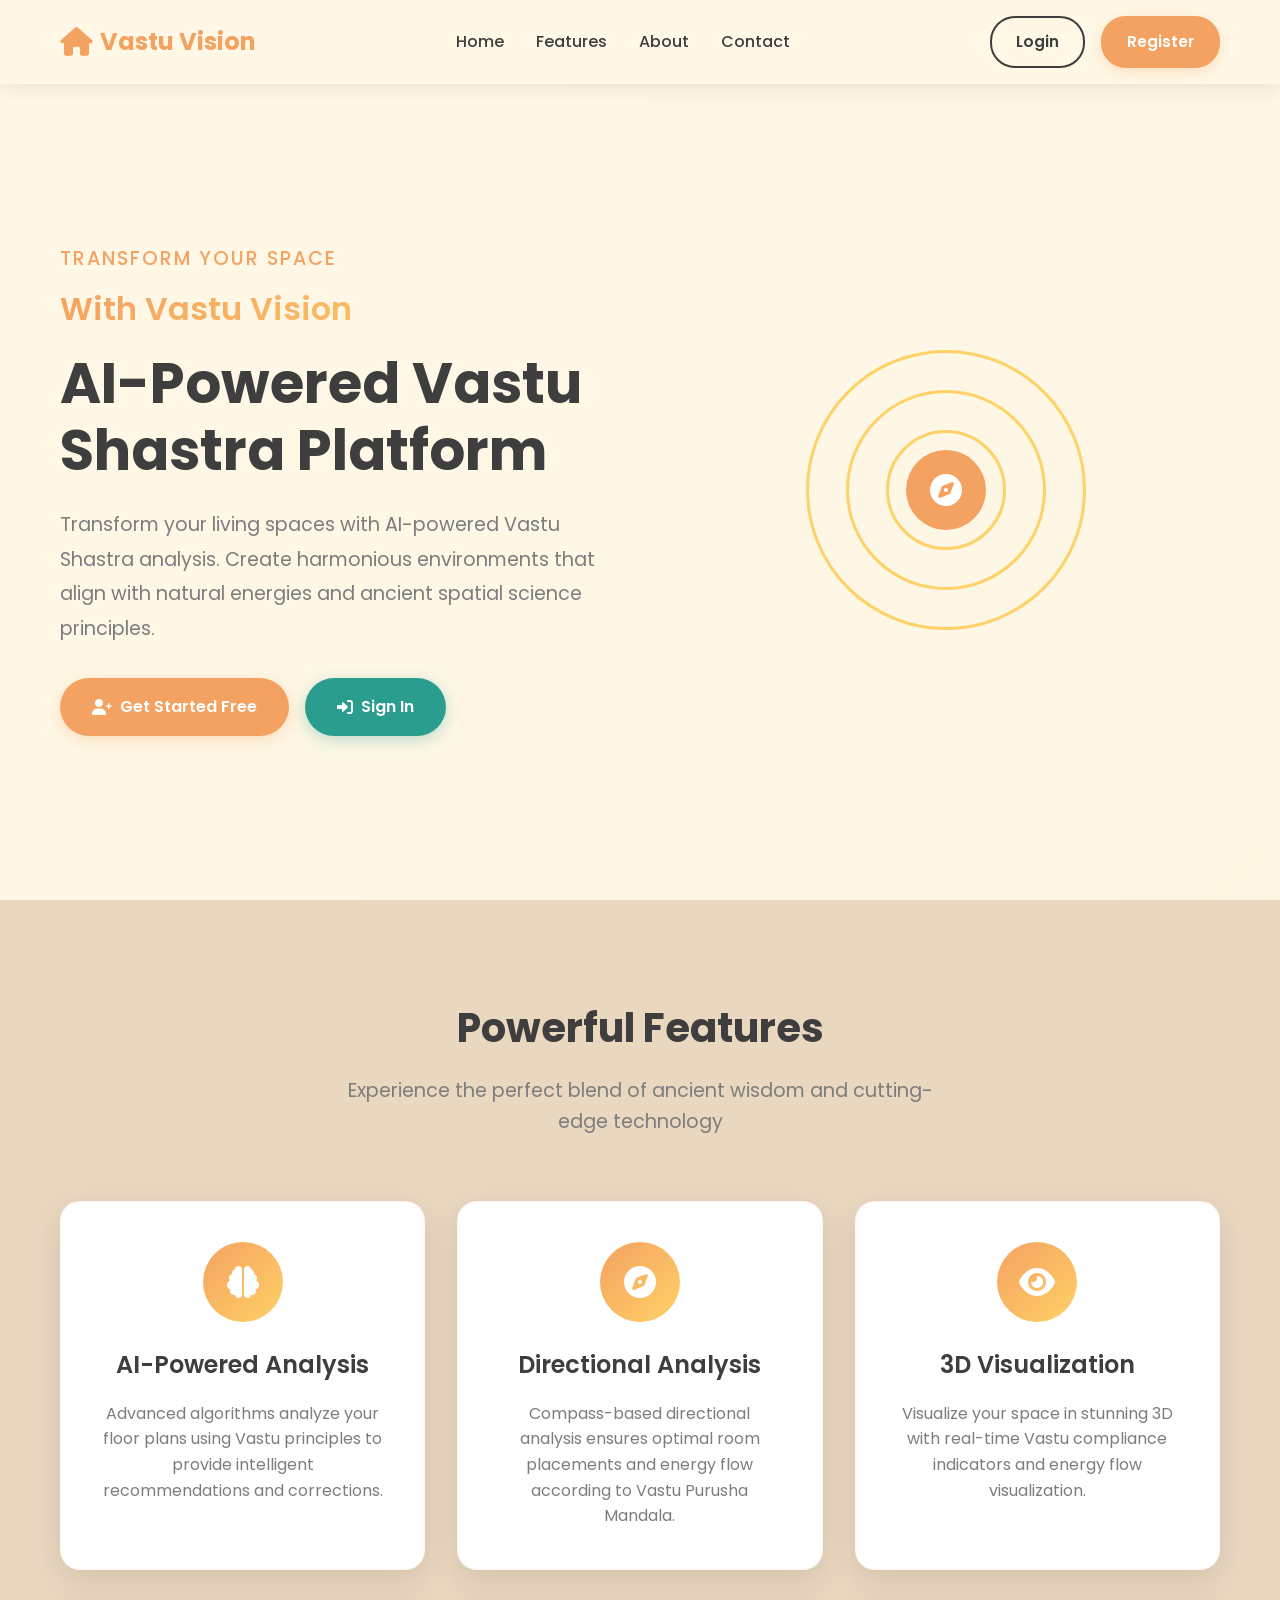
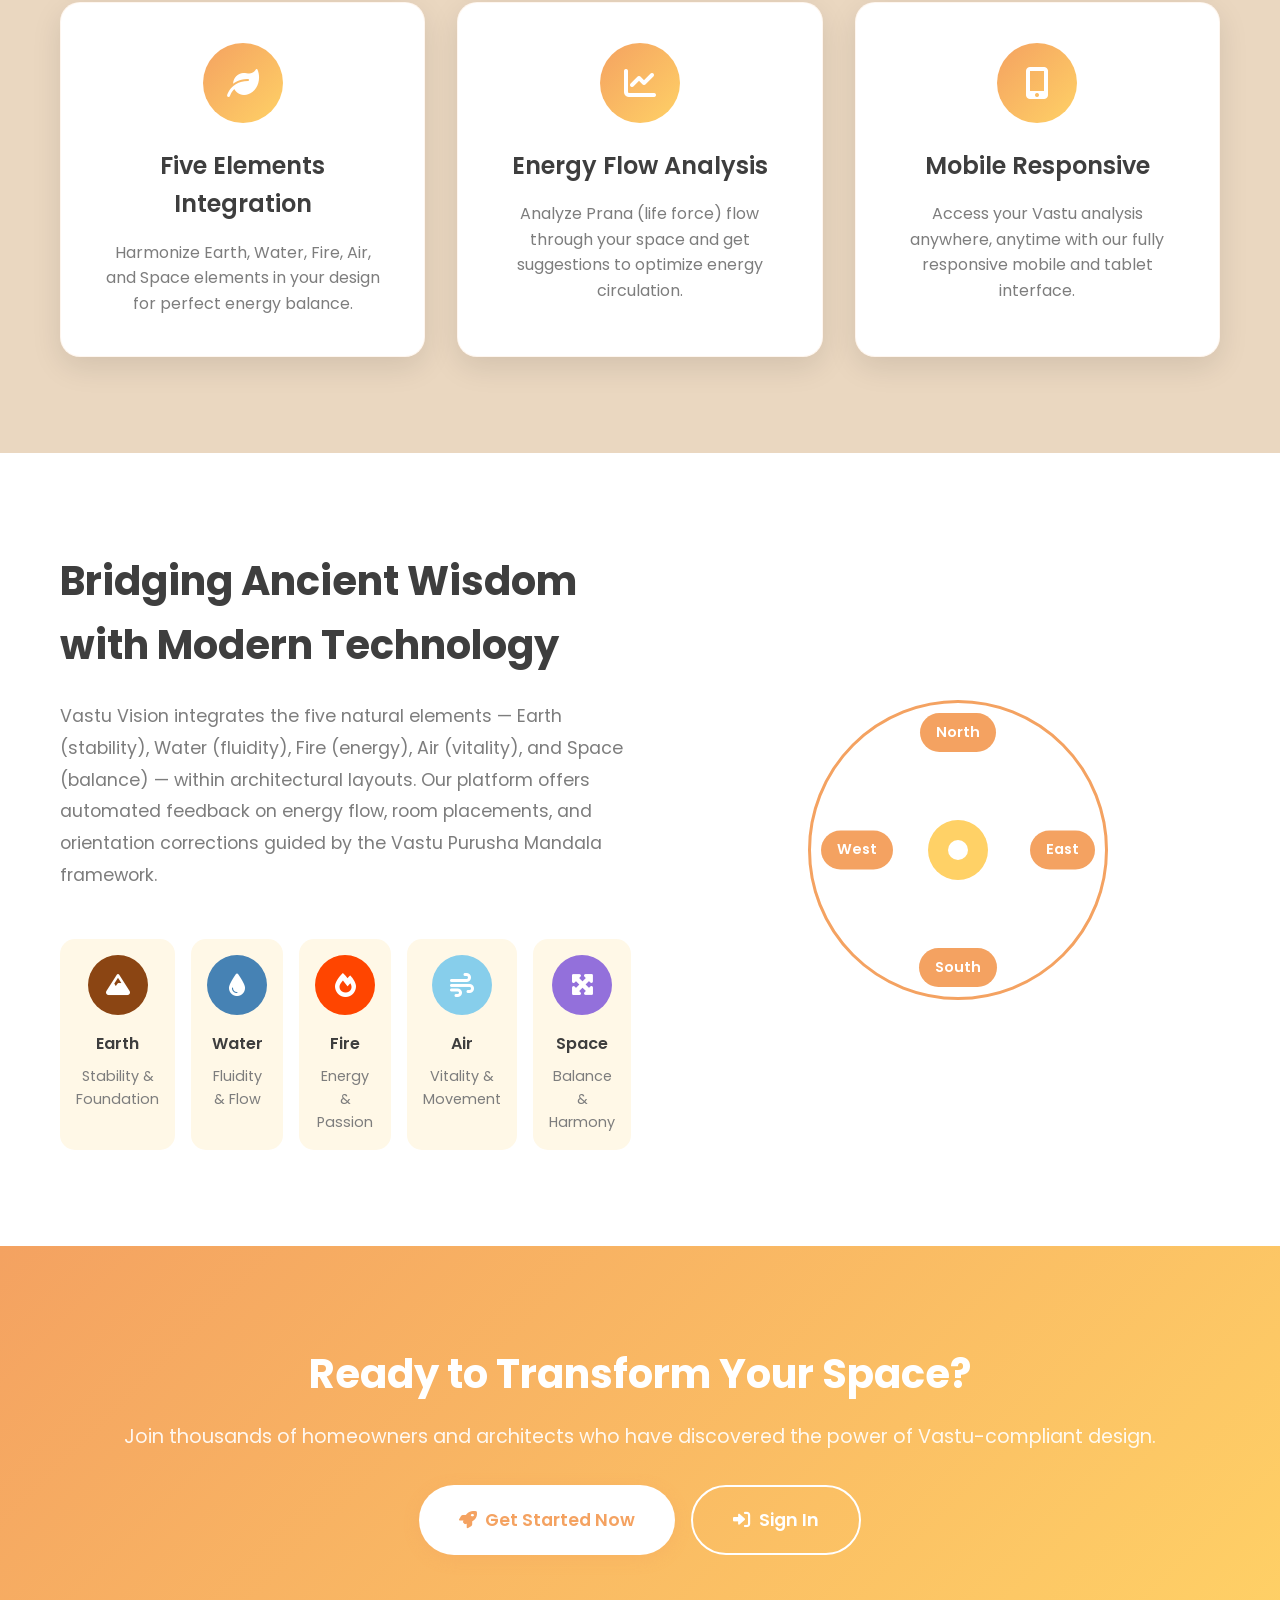
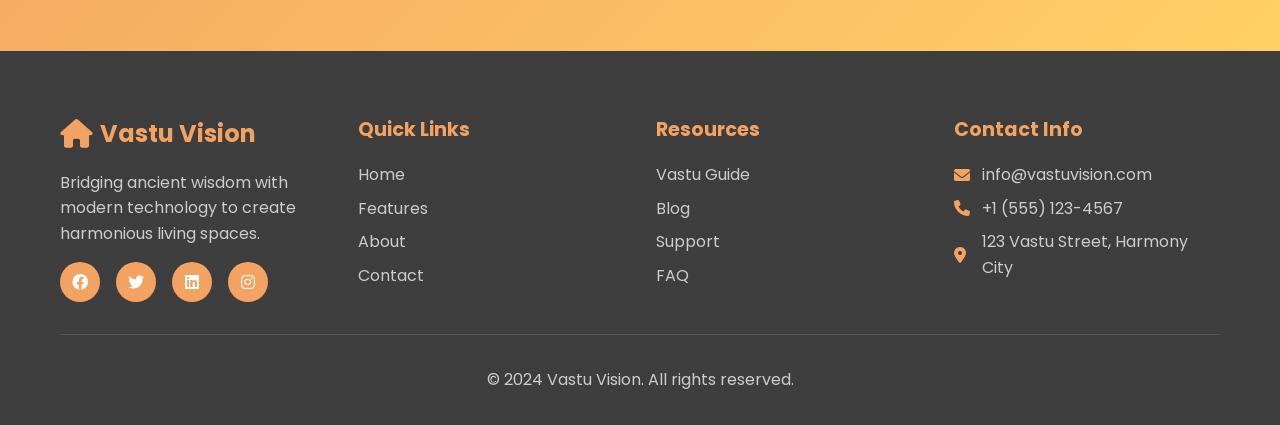
<file: index.html>
<!DOCTYPE html>
<html lang="en">
<head>
    <meta charset="UTF-8">
    <meta name="viewport" content="width=device-width, initial-scale=1.0">
    <title>Vastu Vision - AI-Powered Vastu Shastra Platform</title>
    <link rel="stylesheet" href="styles.css">
    <link href="https://fonts.googleapis.com/css2?family=Poppins:wght@300;400;500;600;700&display=swap" rel="stylesheet">
    <link rel="stylesheet" href="https://cdnjs.cloudflare.com/ajax/libs/font-awesome/6.0.0/css/all.min.css">
</head>
<body>
    <!-- Navigation -->
    <nav class="navbar">
        <div class="nav-container">
            <div class="nav-logo">
                <i class="fas fa-home"></i>
                <span>Vastu Vision</span>
            </div>
            <ul class="nav-menu">
                <li><a href="#home">Home</a></li>
                <li><a href="#features">Features</a></li>
                <li><a href="#about">About</a></li>
                <li><a href="#contact">Contact</a></li>
            </ul>
            <div class="nav-buttons">
                <a href="login.html" class="btn-login">Login</a>
                <a href="register.html" class="btn-register">Register</a>
            </div>
            <div class="nav-toggle">
                <span></span>
                <span></span>
                <span></span>
            </div>
        </div>
    </nav>

    <!-- Hero Section -->
    <section id="home" class="hero">
        <div class="hero-container">
            <div class="hero-content">
                <div class="hero-side-heading">
                    <h2>Transform Your Space</h2>
                    <h3>With Vastu Vision</h3>
                </div>
                <h1 class="hero-title">
                    AI-Powered Vastu Shastra Platform
                </h1>
                <p class="hero-description">
                    Transform your living spaces with AI-powered Vastu Shastra analysis. Create harmonious environments that align with natural energies and ancient spatial science principles.
                </p>
                <div class="hero-buttons">
                    <a href="register.html" class="btn-primary">
                        <i class="fas fa-user-plus"></i>
                        Get Started Free
                    </a>
                    <a href="login.html" class="btn-secondary">
                        <i class="fas fa-sign-in-alt"></i>
                        Sign In
                    </a>
                </div>
            </div>
            <div class="hero-visual">
                <div class="vastu-mandala">
                    <div class="mandala-center">
                        <i class="fas fa-compass"></i>
                    </div>
                    <div class="mandala-rings">
                        <div class="ring ring-1"></div>
                        <div class="ring ring-2"></div>
                        <div class="ring ring-3"></div>
                    </div>
                </div>
            </div>
        </div>
    </section>

    <!-- Features Section -->
    <section id="features" class="features">
        <div class="container">
            <div class="section-header">
                <h2>Powerful Features</h2>
                <p>Experience the perfect blend of ancient wisdom and cutting-edge technology</p>
            </div>
            <div class="features-grid">
                <div class="feature-card">
                    <div class="feature-icon">
                        <i class="fas fa-brain"></i>
                    </div>
                    <h3>AI-Powered Analysis</h3>
                    <p>Advanced algorithms analyze your floor plans using Vastu principles to provide intelligent recommendations and corrections.</p>
                </div>
                <div class="feature-card">
                    <div class="feature-icon">
                        <i class="fas fa-compass"></i>
                    </div>
                    <h3>Directional Analysis</h3>
                    <p>Compass-based directional analysis ensures optimal room placements and energy flow according to Vastu Purusha Mandala.</p>
                </div>
                <div class="feature-card">
                    <div class="feature-icon">
                        <i class="fas fa-eye"></i>
                    </div>
                    <h3>3D Visualization</h3>
                    <p>Visualize your space in stunning 3D with real-time Vastu compliance indicators and energy flow visualization.</p>
                </div>
                <div class="feature-card">
                    <div class="feature-icon">
                        <i class="fas fa-leaf"></i>
                    </div>
                    <h3>Five Elements Integration</h3>
                    <p>Harmonize Earth, Water, Fire, Air, and Space elements in your design for perfect energy balance.</p>
                </div>
                <div class="feature-card">
                    <div class="feature-icon">
                        <i class="fas fa-chart-line"></i>
                    </div>
                    <h3>Energy Flow Analysis</h3>
                    <p>Analyze Prana (life force) flow through your space and get suggestions to optimize energy circulation.</p>
                </div>
                <div class="feature-card">
                    <div class="feature-icon">
                        <i class="fas fa-mobile-alt"></i>
                    </div>
                    <h3>Mobile Responsive</h3>
                    <p>Access your Vastu analysis anywhere, anytime with our fully responsive mobile and tablet interface.</p>
                </div>
            </div>
        </div>
    </section>

    <!-- About Section -->
    <section id="about" class="about">
        <div class="container">
            <div class="about-content">
                <div class="about-text">
                    <h2>Bridging Ancient Wisdom with Modern Technology</h2>
                    <p class="about-description">
                        Vastu Vision integrates the five natural elements — Earth (stability), Water (fluidity), Fire (energy), Air (vitality), and Space (balance) — within architectural layouts. Our platform offers automated feedback on energy flow, room placements, and orientation corrections guided by the Vastu Purusha Mandala framework.
                    </p>
                    <div class="elements-grid">
                        <div class="element-item">
                            <div class="element-icon earth">
                                <i class="fas fa-mountain"></i>
                            </div>
                            <h4>Earth</h4>
                            <p>Stability & Foundation</p>
                        </div>
                        <div class="element-item">
                            <div class="element-icon water">
                                <i class="fas fa-tint"></i>
                            </div>
                            <h4>Water</h4>
                            <p>Fluidity & Flow</p>
                        </div>
                        <div class="element-item">
                            <div class="element-icon fire">
                                <i class="fas fa-fire"></i>
                            </div>
                            <h4>Fire</h4>
                            <p>Energy & Passion</p>
                        </div>
                        <div class="element-item">
                            <div class="element-icon air">
                                <i class="fas fa-wind"></i>
                            </div>
                            <h4>Air</h4>
                            <p>Vitality & Movement</p>
                        </div>
                        <div class="element-item">
                            <div class="element-icon space">
                                <i class="fas fa-expand-arrows-alt"></i>
                            </div>
                            <h4>Space</h4>
                            <p>Balance & Harmony</p>
                        </div>
                    </div>
                </div>
                <div class="about-visual">
                    <div class="vastu-diagram">
                        <div class="diagram-center">
                            <div class="center-point"></div>
                        </div>
                        <div class="diagram-directions">
                            <div class="direction north">North</div>
                            <div class="direction south">South</div>
                            <div class="direction east">East</div>
                            <div class="direction west">West</div>
                        </div>
                    </div>
                </div>
            </div>
        </div>
    </section>

    <!-- CTA Section -->
    <section class="cta">
        <div class="container">
            <div class="cta-content">
                <h2>Ready to Transform Your Space?</h2>
                <p>Join thousands of homeowners and architects who have discovered the power of Vastu-compliant design.</p>
                <div class="cta-buttons">
                    <a href="register.html" class="btn-primary large">
                        <i class="fas fa-rocket"></i>
                        Get Started Now
                    </a>
                    <a href="login.html" class="btn-outline large">
                        <i class="fas fa-sign-in-alt"></i>
                        Sign In
                    </a>
                </div>
            </div>
        </div>
    </section>

    <!-- Footer -->
    <footer id="contact" class="footer">
        <div class="container">
            <div class="footer-content">
                <div class="footer-section">
                    <div class="footer-logo">
                        <i class="fas fa-home"></i>
                        <span>Vastu Vision</span>
                    </div>
                    <p>Bridging ancient wisdom with modern technology to create harmonious living spaces.</p>
                    <div class="social-links">
                        <a href="#"><i class="fab fa-facebook"></i></a>
                        <a href="#"><i class="fab fa-twitter"></i></a>
                        <a href="#"><i class="fab fa-linkedin"></i></a>
                        <a href="#"><i class="fab fa-instagram"></i></a>
                    </div>
                </div>
                <div class="footer-section">
                    <h4>Quick Links</h4>
                    <ul>
                        <li><a href="#home">Home</a></li>
                        <li><a href="#features">Features</a></li>
                        <li><a href="#about">About</a></li>
                        <li><a href="#contact">Contact</a></li>
                    </ul>
                </div>
                <div class="footer-section">
                    <h4>Resources</h4>
                    <ul>
                        <li><a href="#">Vastu Guide</a></li>
                        <li><a href="#">Blog</a></li>
                        <li><a href="#">Support</a></li>
                        <li><a href="#">FAQ</a></li>
                    </ul>
                </div>
                <div class="footer-section">
                    <h4>Contact Info</h4>
                    <div class="contact-info">
                        <p><i class="fas fa-envelope"></i> info@vastuvision.com</p>
                        <p><i class="fas fa-phone"></i> +1 (555) 123-4567</p>
                        <p><i class="fas fa-map-marker-alt"></i> 123 Vastu Street, Harmony City</p>
                    </div>
                </div>
            </div>
            <div class="footer-bottom">
                <p>&copy; 2024 Vastu Vision. All rights reserved.</p>
            </div>
        </div>
    </footer>

    <script src="script.js"></script>
</body>
</html>
</file>
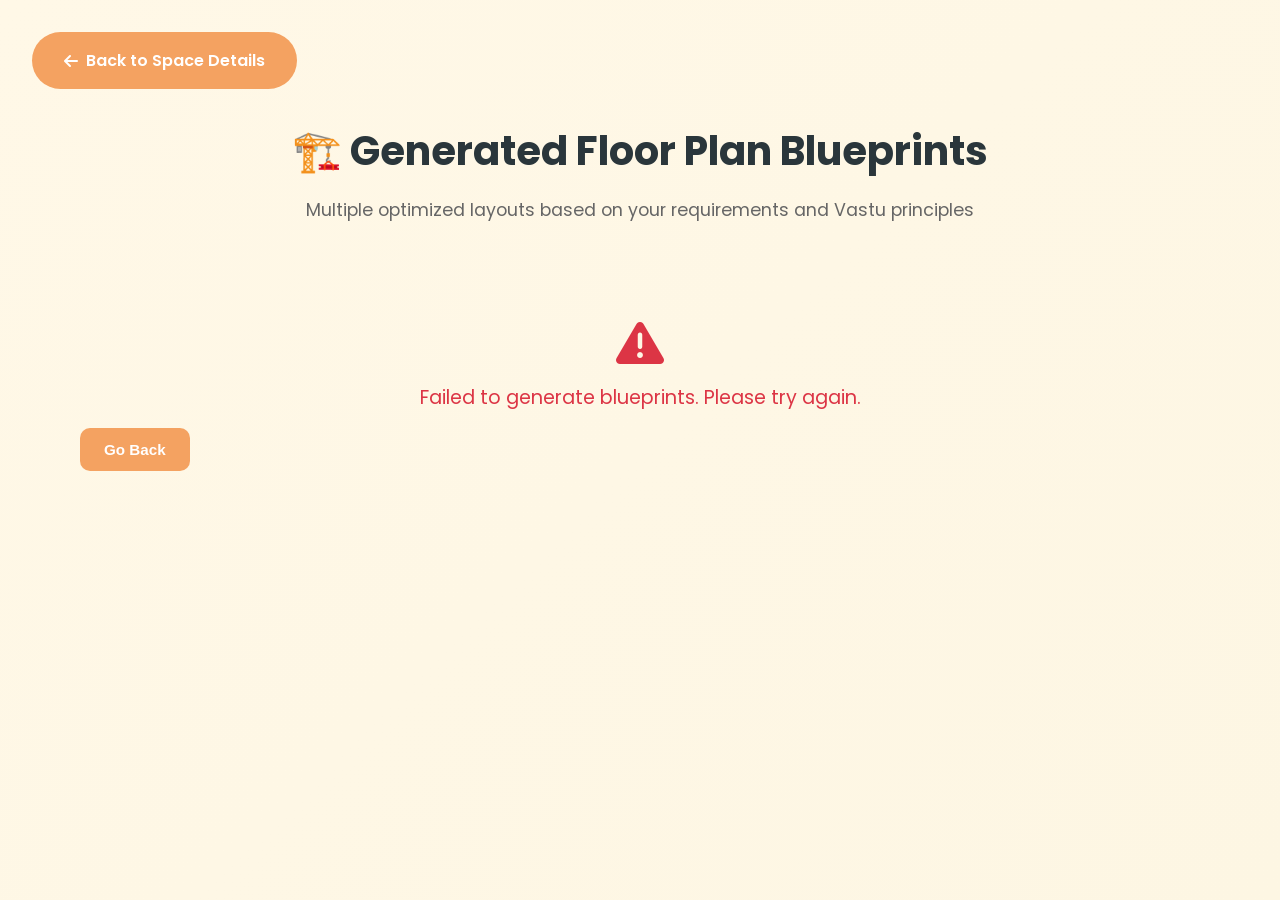
<file: blueprints.html>
<!DOCTYPE html>
<html lang="en">
<head>
    <meta charset="UTF-8">
    <meta name="viewport" content="width=device-width, initial-scale=1.0">
    <title>Generated Blueprints - Vastu Vision</title>
    <link href="https://fonts.googleapis.com/css2?family=Poppins:wght@300;400;500;600;700&display=swap" rel="stylesheet">
    <link rel="stylesheet" href="https://cdnjs.cloudflare.com/ajax/libs/font-awesome/6.0.0/css/all.min.css">
    <style>
        * {
            margin: 0;
            padding: 0;
            box-sizing: border-box;
        }
        
        :root {
            --primary: #F4A261;
            --secondary: #E9C46A;
            --deep-green: #2A9D8F;
            --neutral: #2A363B;
        }
        
        body {
            font-family: 'Poppins', sans-serif;
            background: linear-gradient(135deg, #FFF8E7 0%, #FDF6E3 100%);
            min-height: 100vh;
            padding: 2rem;
        }
        
        .container {
            max-width: 1400px;
            margin: 0 auto;
        }
        
        h1 {
            text-align: center;
            color: var(--neutral);
            margin-bottom: 1rem;
            font-size: 2.5rem;
        }
        
        .subtitle {
            text-align: center;
            color: #666;
            margin-bottom: 3rem;
            font-size: 1.1rem;
        }
        
        .loading {
            text-align: center;
            padding: 3rem;
            font-size: 1.2rem;
            color: var(--deep-green);
        }
        
        .loading i {
            font-size: 3rem;
            margin-bottom: 1rem;
            animation: spin 1s linear infinite;
        }
        
        @keyframes spin {
            100% { transform: rotate(360deg); }
        }
        
        .blueprints-grid {
            display: grid;
            grid-template-columns: repeat(auto-fit, minmax(450px, 1fr));
            gap: 2rem;
            margin-bottom: 2rem;
        }
        
        .blueprint-card {
            background: white;
            border-radius: 20px;
            padding: 2rem;
            box-shadow: 0 10px 30px rgba(0,0,0,0.1);
            transition: transform 0.3s, box-shadow 0.3s;
        }
        
        .blueprint-card:hover {
            transform: translateY(-5px);
            box-shadow: 0 15px 40px rgba(0,0,0,0.15);
        }
        
        .blueprint-header {
            display: flex;
            justify-content: space-between;
            align-items: center;
            margin-bottom: 1rem;
        }
        
        .blueprint-title {
            font-size: 1.3rem;
            font-weight: 600;
            color: var(--neutral);
        }
        
        .vastu-badge {
            background: var(--deep-green);
            color: white;
            padding: 0.5rem 1rem;
            border-radius: 20px;
            font-weight: 600;
            font-size: 0.9rem;
        }
        
        .vastu-badge.high {
            background: #28a745;
        }
        
        .vastu-badge.medium {
            background: #ffc107;
        }
        
        .vastu-badge.low {
            background: #dc3545;
        }
        
        .blueprint-description {
            color: #666;
            margin-bottom: 1.5rem;
            font-size: 0.95rem;
            line-height: 1.6;
        }
        
        .blueprint-image {
            width: 100%;
            border-radius: 10px;
            margin-bottom: 1rem;
            box-shadow: 0 5px 15px rgba(0,0,0,0.1);
        }
        
        .blueprint-actions {
            display: flex;
            gap: 1rem;
            margin-top: 1rem;
        }
        
        .btn {
            flex: 1;
            padding: 0.8rem 1.5rem;
            border: none;
            border-radius: 10px;
            font-size: 0.95rem;
            font-weight: 600;
            cursor: pointer;
            transition: all 0.3s;
            display: flex;
            align-items: center;
            justify-content: center;
            gap: 0.5rem;
        }
        
        .btn-primary {
            background: var(--primary);
            color: white;
        }
        
        .btn-primary:hover {
            background: var(--deep-green);
            transform: translateY(-2px);
        }
        
        .btn-secondary {
            background: #f8f9fa;
            color: var(--neutral);
            border: 2px solid var(--primary);
        }
        
        .btn-secondary:hover {
            background: var(--primary);
            color: white;
        }
        
        .back-button {
            display: inline-flex;
            align-items: center;
            gap: 0.5rem;
            padding: 1rem 2rem;
            background: var(--primary);
            color: white;
            text-decoration: none;
            border-radius: 50px;
            font-weight: 600;
            transition: all 0.3s;
            margin-bottom: 2rem;
        }
        
        .back-button:hover {
            background: var(--deep-green);
            transform: translateY(-2px);
        }
        
        .plot-info {
            background: white;
            padding: 1.5rem;
            border-radius: 15px;
            margin-bottom: 2rem;
            box-shadow: 0 5px 15px rgba(0,0,0,0.1);
        }
        
        .plot-info h3 {
            color: var(--neutral);
            margin-bottom: 1rem;
        }
        
        .plot-details {
            display: grid;
            grid-template-columns: repeat(auto-fit, minmax(200px, 1fr));
            gap: 1rem;
        }
        
        .plot-detail {
            padding: 1rem;
            background: #f8f9fa;
            border-radius: 10px;
        }
        
        .plot-detail-label {
            font-size: 0.85rem;
            color: #666;
            margin-bottom: 0.25rem;
        }
        
        .plot-detail-value {
            font-size: 1.2rem;
            font-weight: 600;
            color: var(--neutral);
        }
        
        @media (max-width: 768px) {
            .blueprints-grid {
                grid-template-columns: 1fr;
            }
        }
    </style>
</head>
<body>
    <div class="container">
        <a href="space.html" class="back-button">
            <i class="fas fa-arrow-left"></i>
            Back to Space Details
        </a>
        
        <h1>🏗️ Generated Floor Plan Blueprints</h1>
        <p class="subtitle">Multiple optimized layouts based on your requirements and Vastu principles</p>
        
        <div id="plotInfo" class="plot-info" style="display: none;">
            <h3>📐 Plot Information</h3>
            <div class="plot-details">
                <div class="plot-detail">
                    <div class="plot-detail-label">Plot Area</div>
                    <div class="plot-detail-value" id="plotArea">--</div>
                </div>
                <div class="plot-detail">
                    <div class="plot-detail-label">Dimensions</div>
                    <div class="plot-detail-value" id="plotDimensions">--</div>
                </div>
                <div class="plot-detail">
                    <div class="plot-detail-label">Orientation</div>
                    <div class="plot-detail-value" id="plotOrientation">--</div>
                </div>
            </div>
        </div>
        
        <div id="loading" class="loading">
            <i class="fas fa-spinner"></i>
            <p>Generating optimized blueprints...</p>
        </div>
        
        <div id="blueprintsGrid" class="blueprints-grid"></div>
    </div>
    
    <script>
        // Get space data from localStorage
        const spaceData = JSON.parse(localStorage.getItem('spaceData') || '{}');
        
        async function generateBlueprints() {
            const loading = document.getElementById('loading');
            const blueprintsGrid = document.getElementById('blueprintsGrid');
            const plotInfo = document.getElementById('plotInfo');
            
            try {
                console.log('🏗️ Requesting blueprint generation...');
                
                // Call blueprint generation backend
                const response = await fetch('http://localhost:5002/generate_blueprints', {
                    method: 'POST',
                    headers: {
                        'Content-Type': 'application/json'
                    },
                    body: JSON.stringify(spaceData)
                });
                
                const result = await response.json();
                
                if (result.success) {
                    console.log('✅ Blueprints generated!', result);
                    
                    // Hide loading
                    loading.style.display = 'none';
                    
                    // Show plot info
                    plotInfo.style.display = 'block';
                    document.getElementById('plotArea').textContent = result.plot_info.area + ' sq ft';
                    document.getElementById('plotDimensions').textContent = 
                        result.plot_info.width + ' x ' + result.plot_info.height + ' ft';
                    document.getElementById('plotOrientation').textContent = 
                        result.plot_info.orientation.replace('-', ' ').toUpperCase();
                    
                    // Display blueprints
                    result.blueprints.forEach(blueprint => {
                        const card = createBlueprintCard(blueprint);
                        blueprintsGrid.appendChild(card);
                    });
                } else {
                    throw new Error(result.error || 'Blueprint generation failed');
                }
                
            } catch (error) {
                console.error('Error generating blueprints:', error);
                loading.innerHTML = `
                    <i class="fas fa-exclamation-triangle" style="color: #dc3545;"></i>
                    <p style="color: #dc3545;">Failed to generate blueprints. Please try again.</p>
                    <button onclick="window.location.href='space.html'" class="btn btn-primary" style="margin-top: 1rem;">
                        Go Back
                    </button>
                `;
            }
        }
        
        function createBlueprintCard(blueprint) {
            const card = document.createElement('div');
            card.className = 'blueprint-card';
            
            // Determine badge class
            let badgeClass = 'medium';
            if (blueprint.vastu_score >= 85) badgeClass = 'high';
            else if (blueprint.vastu_score < 70) badgeClass = 'low';
            
            card.innerHTML = `
                <div class="blueprint-header">
                    <div class="blueprint-title">${blueprint.name}</div>
                    <div class="vastu-badge ${badgeClass}">
                        ${blueprint.vastu_score}% Vastu
                    </div>
                </div>
                <div class="blueprint-description">${blueprint.description}</div>
                <img src="data:image/png;base64,${blueprint.image}" 
                     alt="${blueprint.name}" 
                     class="blueprint-image">
                <div class="blueprint-actions">
                    <button class="btn btn-primary" onclick="selectBlueprint(${blueprint.id})">
                        <i class="fas fa-check"></i> Select This Layout
                    </button>
                    <button class="btn btn-secondary" onclick="downloadBlueprint(${blueprint.id})">
                        <i class="fas fa-download"></i> Download
                    </button>
                </div>
            `;
            
            return card;
        }
        
        function selectBlueprint(blueprintId) {
            // Save selected blueprint
            localStorage.setItem('selectedBlueprint', blueprintId);
            
            // Show success message
            alert(`Blueprint ${blueprintId} selected! Proceeding to analysis...`);
            
            // Redirect to results
            window.location.href = 'results.html';
        }
        
        function downloadBlueprint(blueprintId) {
            const blueprints = JSON.parse(localStorage.getItem('blueprints') || '[]');
            const blueprint = blueprints.find(b => b.id === blueprintId);
            
            if (blueprint) {
                // Create download link
                const link = document.createElement('a');
                link.href = 'data:image/png;base64,' + blueprint.image;
                link.download = `vastu-blueprint-${blueprintId}.png`;
                link.click();
            }
        }
        
        // Generate blueprints on page load
        window.onload = generateBlueprints;
    </script>
</body>
</html>
</file>
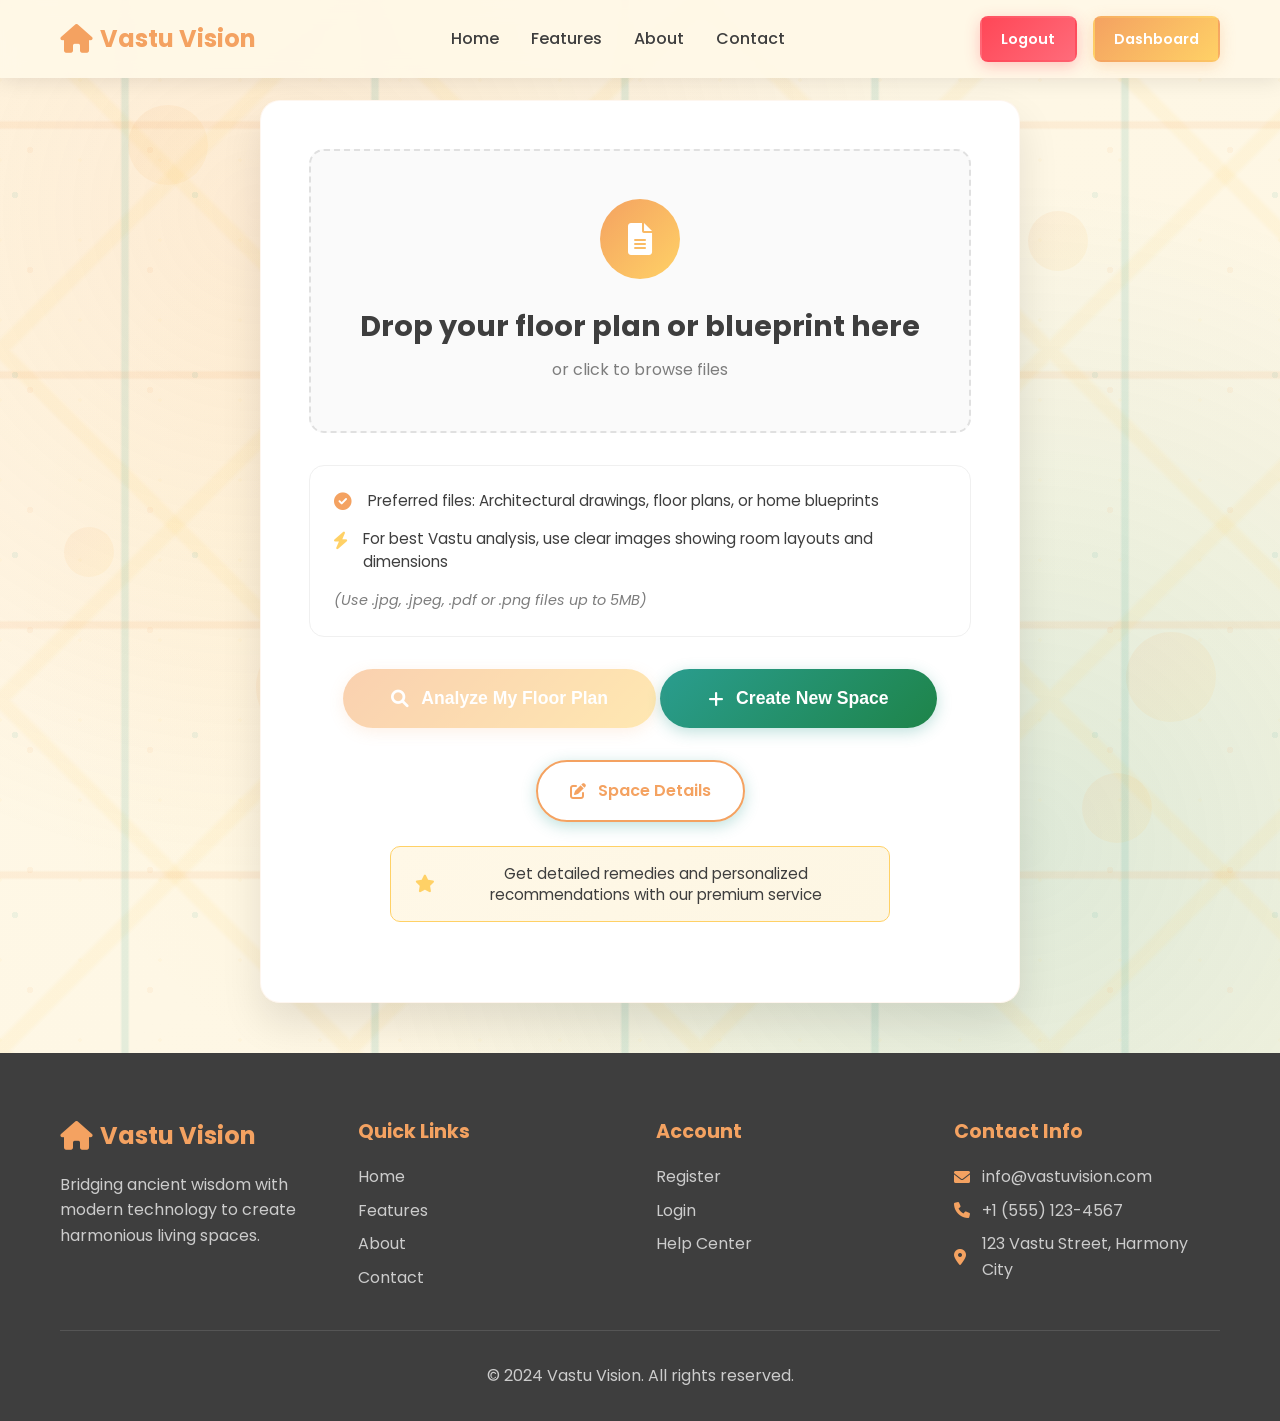
<file: dashboard.html>
<!DOCTYPE html>
<html lang="en">
<head>
    <meta charset="UTF-8">
    <meta name="viewport" content="width=device-width, initial-scale=1.0">
    <title>Dashboard - Vastu Vision</title>
    <link rel="stylesheet" href="styles.css">
    <link rel="stylesheet" href="dashboard-styles.css">
    <link rel="stylesheet" href="vastu-animations.css">
    <link href="https://fonts.googleapis.com/css2?family=Poppins:wght@300;400;500;600;700&display=swap" rel="stylesheet">
    <link rel="stylesheet" href="https://cdnjs.cloudflare.com/ajax/libs/font-awesome/6.0.0/css/all.min.css">
</head>
<body>
    <!-- Navigation -->
    <nav class="navbar">
        <div class="nav-container">
            <div class="nav-logo">
                <i class="fas fa-home"></i>
                <span>Vastu Vision</span>
            </div>
            <ul class="nav-menu">
                <li><a href="index.html">Home</a></li>
                <li><a href="index.html#features">Features</a></li>
                <li><a href="index.html#about">About</a></li>
                <li><a href="index.html#contact">Contact</a></li>
            </ul>
            <div class="nav-buttons">
                <a href="logout.html" class="btn-logout">Logout</a>
                <a href="dashboard.html" class="btn-dashboard">Dashboard</a>
            </div>
            <div class="nav-toggle">
                <span></span>
                <span></span>
                <span></span>
            </div>
        </div>
    </nav>

    <!-- Dashboard Section -->
    <section class="dashboard-section">
        <!-- Animated Vastu Background -->
        <div class="vastu-animation-container">
            <div class="vastu-floating-element"></div>
            <div class="vastu-floating-element"></div>
            <div class="vastu-floating-element"></div>
            <div class="vastu-floating-element"></div>
            <div class="vastu-floating-element"></div>
            <div class="vastu-floating-element"></div>
        </div>
        
        <!-- Vastu Compass Animation -->
        <div class="vastu-compass-animated"></div>
        
        <!-- Vastu Energy Lines -->
        <div class="vastu-energy-line"></div>
        <div class="vastu-energy-line"></div>
        <div class="vastu-energy-line"></div>
        
        <!-- Vastu Mandala Animation -->
        <div class="vastu-mandala-animated"></div>
        
        <div class="dashboard-container">
            <div class="dashboard-card">
                <!-- Upload Area -->
                <div class="upload-area" id="uploadArea">
                    <div class="upload-icon">
                        <i class="fas fa-file-alt"></i>
                    </div>
                    <h2>Drop your floor plan or blueprint here</h2>
                    <p>or click to browse files</p>
                    <input type="file" id="fileInput" accept=".jpg,.jpeg,.pdf,.png" multiple style="display: none;">
                </div>

                <!-- File Guidelines -->
                <div class="file-guidelines">
                    <div class="guideline-item">
                        <i class="fas fa-check-circle"></i>
                        <span>Preferred files: Architectural drawings, floor plans, or home blueprints</span>
                    </div>
                    <div class="guideline-item">
                        <i class="fas fa-bolt"></i>
                        <span>For best Vastu analysis, use clear images showing room layouts and dimensions</span>
                    </div>
                    <div class="guideline-item">
                        <span class="file-types">(Use .jpg, .jpeg, .pdf or .png files up to 5MB)</span>
                    </div>
                </div>

                <!-- Action Buttons -->
                <div class="action-buttons">
                    <button class="btn-analyze" id="analyzeBtn" disabled>
                        <i class="fas fa-search"></i>
                        Analyze My Floor Plan
                    </button>
                    
                    <button class="btn-space" id="spaceBtn">
                        <i class="fas fa-plus"></i>
                        Create New Space
                    </button>
                    
                    <a href="space.html" class="btn-simple">
                        <i class="fas fa-edit"></i>
                        Space Details
                    </a>
                    
                    <div class="premium-banner">
                        <i class="fas fa-star"></i>
                        <span>Get detailed remedies and personalized recommendations with our premium service</span>
                    </div>
                </div>

                <!-- Uploaded Files Preview -->
                <div class="uploaded-files" id="uploadedFiles" style="display: none;">
                    <h3>Uploaded Files</h3>
                    <div class="files-list" id="filesList"></div>
                </div>

                <!-- Analysis Results -->
                <div class="analysis-results" id="analysisResults" style="display: none;">
                    <h3>Vastu Analysis Results</h3>
                    <div class="results-content">
                        <div class="result-item">
                            <i class="fas fa-check-circle"></i>
                            <div>
                                <h4>Energy Flow Analysis</h4>
                                <p>Your space shows good energy flow in the main areas</p>
                            </div>
                        </div>
                        <div class="result-item">
                            <i class="fas fa-exclamation-triangle"></i>
                            <div>
                                <h4>Room Placement</h4>
                                <p>Consider repositioning the kitchen for better Vastu compliance</p>
                            </div>
                        </div>
                        <div class="result-item">
                            <i class="fas fa-compass"></i>
                            <div>
                                <h4>Directional Analysis</h4>
                                <p>North-east corner needs attention for optimal energy balance</p>
                            </div>
                        </div>
                    </div>
                </div>
            </div>
        </div>
    </section>

    <!-- Footer -->
    <footer class="footer">
        <div class="container">
            <div class="footer-content">
                <div class="footer-section">
                    <div class="footer-logo">
                        <i class="fas fa-home"></i>
                        <span>Vastu Vision</span>
                    </div>
                    <p>Bridging ancient wisdom with modern technology to create harmonious living spaces.</p>
                </div>
                <div class="footer-section">
                    <h4>Quick Links</h4>
                    <ul>
                        <li><a href="index.html">Home</a></li>
                        <li><a href="index.html#features">Features</a></li>
                        <li><a href="index.html#about">About</a></li>
                        <li><a href="index.html#contact">Contact</a></li>
                    </ul>
                </div>
                <div class="footer-section">
                    <h4>Account</h4>
                    <ul>
                        <li><a href="register.html">Register</a></li>
                        <li><a href="login.html">Login</a></li>
                        <li><a href="#">Help Center</a></li>
                    </ul>
                </div>
                <div class="footer-section">
                    <h4>Contact Info</h4>
                    <div class="contact-info">
                        <p><i class="fas fa-envelope"></i> info@vastuvision.com</p>
                        <p><i class="fas fa-phone"></i> +1 (555) 123-4567</p>
                        <p><i class="fas fa-map-marker-alt"></i> 123 Vastu Street, Harmony City</p>
                    </div>
                </div>
            </div>
            <div class="footer-bottom">
                <p>&copy; 2024 Vastu Vision. All rights reserved.</p>
            </div>
        </div>
    </footer>

    <script src="script.js"></script>
    <script src="dashboard-script.js"></script>
</body>
</html>
</file>
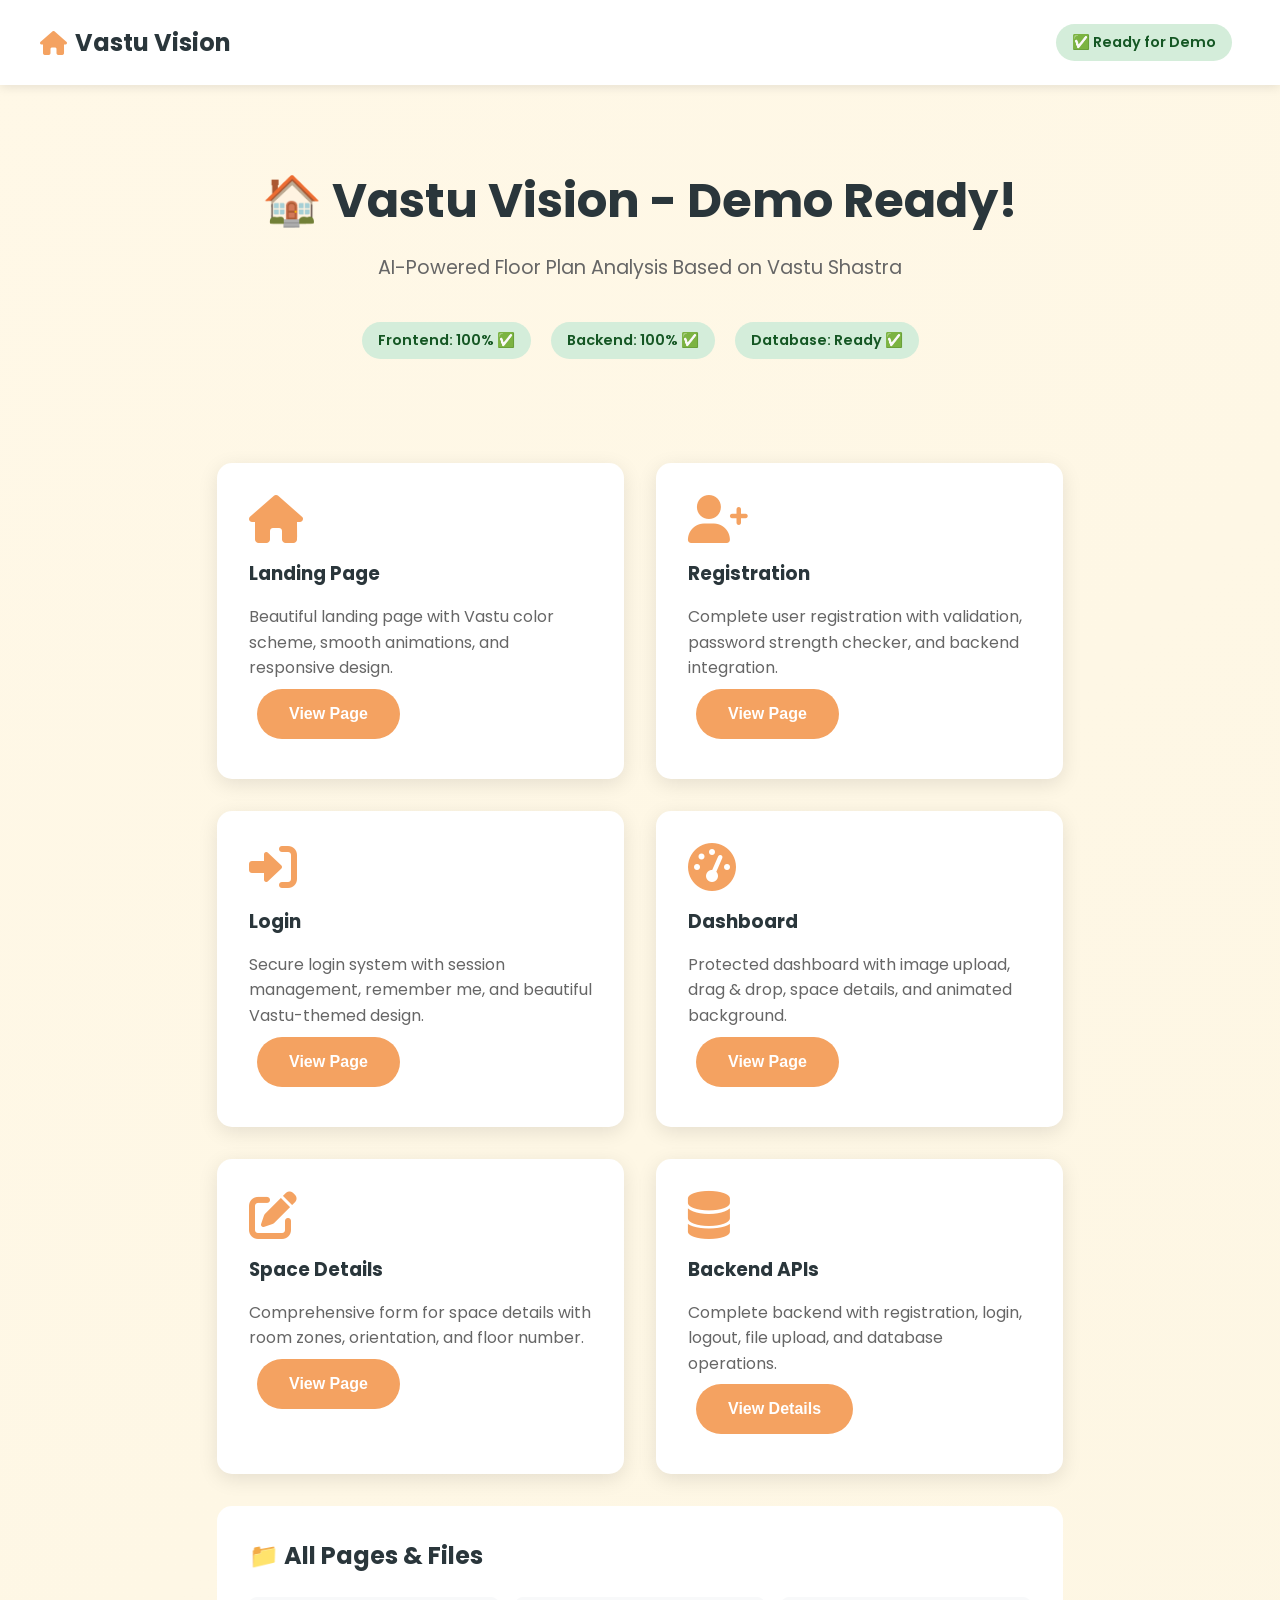
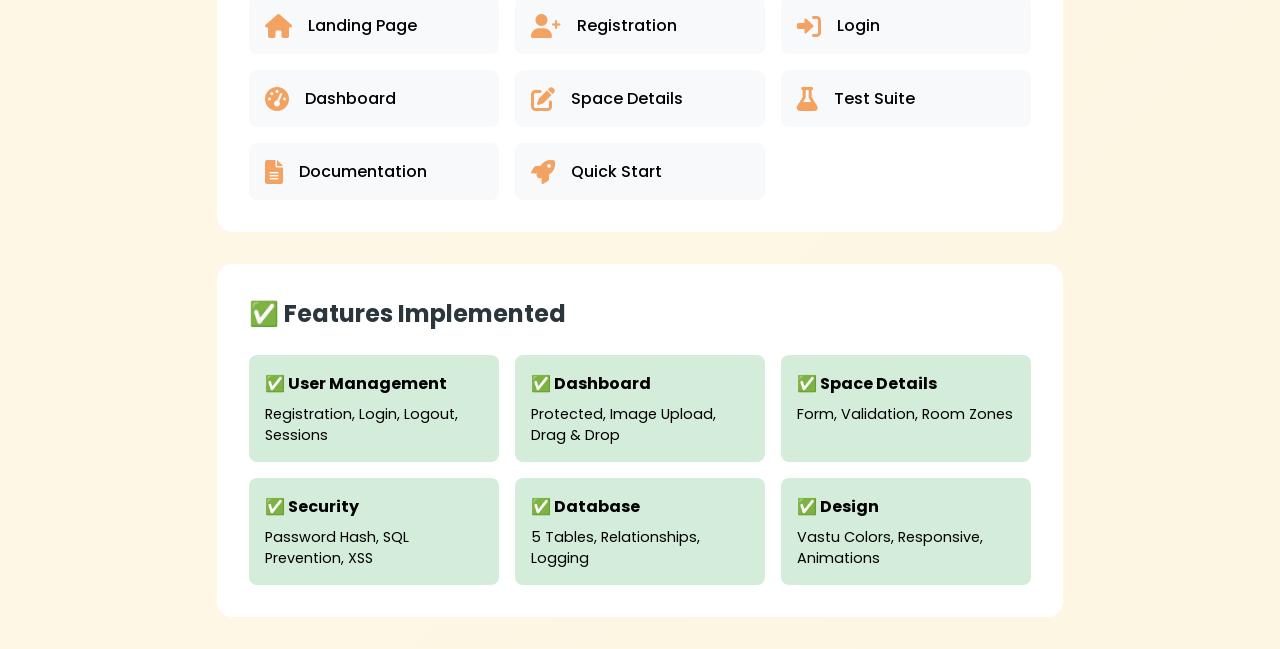
<file: DEMO_INDEX.html>
<!DOCTYPE html>
<html lang="en">
<head>
    <meta charset="UTF-8">
    <meta name="viewport" content="width=device-width, initial-scale=1.0">
    <title>Vastu Vision - Demo</title>
    <link href="https://fonts.googleapis.com/css2?family=Poppins:wght@300;400;500;600;700&display=swap" rel="stylesheet">
    <link rel="stylesheet" href="https://cdnjs.cloudflare.com/ajax/libs/font-awesome/6.0.0/css/all.min.css">
    <style>
        * {
            margin: 0;
            padding: 0;
            box-sizing: border-box;
        }
        
        :root {
            --primary: #F4A261;
            --secondary: #E9C46A;
            --accent: #264653;
            --deep-green: #2A9D8F;
            --neutral: #2A363B;
        }
        
        body {
            font-family: 'Poppins', sans-serif;
            background: linear-gradient(135deg, #FFF8E7 0%, #FDF6E3 100%);
            min-height: 100vh;
            display: flex;
            flex-direction: column;
        }
        
        .navbar {
            background: white;
            padding: 1rem 2rem;
            box-shadow: 0 2px 10px rgba(0,0,0,0.1);
        }
        
        .nav-container {
            max-width: 1200px;
            margin: 0 auto;
            display: flex;
            justify-content: space-between;
            align-items: center;
        }
        
        .nav-logo {
            font-size: 1.5rem;
            font-weight: 700;
            color: var(--neutral);
            display: flex;
            align-items: center;
            gap: 0.5rem;
        }
        
        .nav-logo i {
            color: var(--primary);
        }
        
        .demo-container {
            max-width: 1200px;
            margin: 2rem auto;
            padding: 0 2rem;
            flex: 1;
        }
        
        .hero {
            text-align: center;
            padding: 3rem 0;
        }
        
        .hero h1 {
            font-size: 3rem;
            color: var(--neutral);
            margin-bottom: 1rem;
        }
        
        .hero p {
            font-size: 1.2rem;
            color: #666;
            margin-bottom: 2rem;
        }
        
        .demo-grid {
            display: grid;
            grid-template-columns: repeat(auto-fit, minmax(300px, 1fr));
            gap: 2rem;
            margin-top: 3rem;
        }
        
        .demo-card {
            background: white;
            padding: 2rem;
            border-radius: 15px;
            box-shadow: 0 5px 20px rgba(0,0,0,0.1);
            transition: transform 0.3s;
            cursor: pointer;
        }
        
        .demo-card:hover {
            transform: translateY(-5px);
            box-shadow: 0 10px 30px rgba(0,0,0,0.15);
        }
        
        .demo-card i {
            font-size: 3rem;
            color: var(--primary);
            margin-bottom: 1rem;
        }
        
        .demo-card h3 {
            color: var(--neutral);
            margin-bottom: 1rem;
        }
        
        .demo-card p {
            color: #666;
            line-height: 1.6;
        }
        
        .btn {
            background: var(--primary);
            color: white;
            padding: 1rem 2rem;
            border: none;
            border-radius: 50px;
            font-size: 1rem;
            font-weight: 600;
            cursor: pointer;
            transition: all 0.3s;
            text-decoration: none;
            display: inline-block;
            margin: 0.5rem;
        }
        
        .btn:hover {
            background: var(--deep-green);
            transform: translateY(-2px);
            box-shadow: 0 5px 15px rgba(244, 162, 97, 0.4);
        }
        
        .status-badge {
            display: inline-block;
            padding: 0.5rem 1rem;
            border-radius: 20px;
            font-size: 0.9rem;
            font-weight: 600;
            margin: 0.5rem;
        }
        
        .status-working {
            background: #d4edda;
            color: #155724;
        }
        
        .status-demo {
            background: #fff3cd;
            color: #856404;
        }
        
        .quick-links {
            background: white;
            padding: 2rem;
            border-radius: 15px;
            margin-top: 2rem;
        }
        
        .quick-links h2 {
            color: var(--neutral);
            margin-bottom: 1.5rem;
        }
        
        .link-list {
            display: grid;
            grid-template-columns: repeat(auto-fit, minmax(250px, 1fr));
            gap: 1rem;
        }
        
        .link-item {
            padding: 1rem;
            background: #f8f9fa;
            border-radius: 8px;
            display: flex;
            align-items: center;
            gap: 1rem;
            transition: all 0.3s;
        }
        
        .link-item:hover {
            background: var(--primary);
            color: white;
        }
        
        .link-item i {
            font-size: 1.5rem;
            color: var(--primary);
        }
        
        .link-item:hover i {
            color: white;
        }
        
        .link-item a {
            color: inherit;
            text-decoration: none;
            font-weight: 500;
        }
    </style>
</head>
<body>
    <nav class="navbar">
        <div class="nav-container">
            <div class="nav-logo">
                <i class="fas fa-home"></i>
                <span>Vastu Vision</span>
            </div>
            <div>
                <span class="status-badge status-working">✅ Ready for Demo</span>
            </div>
        </div>
    </nav>
    
    <div class="demo-container">
        <div class="hero">
            <h1>🏠 Vastu Vision - Demo Ready!</h1>
            <p>AI-Powered Floor Plan Analysis Based on Vastu Shastra</p>
            <div>
                <span class="status-badge status-working">Frontend: 100% ✅</span>
                <span class="status-badge status-working">Backend: 100% ✅</span>
                <span class="status-badge status-working">Database: Ready ✅</span>
            </div>
        </div>
        
        <div class="demo-grid">
            <div class="demo-card" onclick="window.open('index.html', '_blank')">
                <i class="fas fa-home"></i>
                <h3>Landing Page</h3>
                <p>Beautiful landing page with Vastu color scheme, smooth animations, and responsive design.</p>
                <button class="btn">View Page</button>
            </div>
            
            <div class="demo-card" onclick="window.open('register.php', '_blank')">
                <i class="fas fa-user-plus"></i>
                <h3>Registration</h3>
                <p>Complete user registration with validation, password strength checker, and backend integration.</p>
                <button class="btn">View Page</button>
            </div>
            
            <div class="demo-card" onclick="window.open('login.html', '_blank')">
                <i class="fas fa-sign-in-alt"></i>
                <h3>Login</h3>
                <p>Secure login system with session management, remember me, and beautiful Vastu-themed design.</p>
                <button class="btn">View Page</button>
            </div>
            
            <div class="demo-card" onclick="alert('Please login first to access dashboard!')">
                <i class="fas fa-tachometer-alt"></i>
                <h3>Dashboard</h3>
                <p>Protected dashboard with image upload, drag & drop, space details, and animated background.</p>
                <button class="btn">View Page</button>
            </div>
            
            <div class="demo-card" onclick="alert('Please login first to access space details!')">
                <i class="fas fa-edit"></i>
                <h3>Space Details</h3>
                <p>Comprehensive form for space details with room zones, orientation, and floor number.</p>
                <button class="btn">View Page</button>
            </div>
            
            <div class="demo-card">
                <i class="fas fa-database"></i>
                <h3>Backend APIs</h3>
                <p>Complete backend with registration, login, logout, file upload, and database operations.</p>
                <button class="btn" onclick="alert('Backend APIs:\n✅ register_process.php\n✅ login_process.php\n✅ upload_floor_plan.php\n✅ api_get_user_data.php')">View Details</button>
            </div>
        </div>
        
        <div class="quick-links">
            <h2>📁 All Pages & Files</h2>
            <div class="link-list">
                <div class="link-item">
                    <i class="fas fa-home"></i>
                    <a href="index.html" target="_blank">Landing Page</a>
                </div>
                <div class="link-item">
                    <i class="fas fa-user-plus"></i>
                    <a href="register.php" target="_blank">Registration</a>
                </div>
                <div class="link-item">
                    <i class="fas fa-sign-in-alt"></i>
                    <a href="login.html" target="_blank">Login</a>
                </div>
                <div class="link-item">
                    <i class="fas fa-tachometer-alt"></i>
                    <a href="dashboard.php" target="_blank">Dashboard</a>
                </div>
                <div class="link-item">
                    <i class="fas fa-edit"></i>
                    <a href="space.php" target="_blank">Space Details</a>
                </div>
                <div class="link-item">
                    <i class="fas fa-flask"></i>
                    <a href="TEST_EVERYTHING.html" target="_blank">Test Suite</a>
                </div>
                <div class="link-item">
                    <i class="fas fa-file-alt"></i>
                    <a href="READY_FOR_EVALUATION.md" target="_blank">Documentation</a>
                </div>
                <div class="link-item">
                    <i class="fas fa-rocket"></i>
                    <a href="QUICK_START_EVALUATION.txt" target="_blank">Quick Start</a>
                </div>
            </div>
        </div>
        
        <div class="quick-links" style="margin-top: 2rem;">
            <h2>✅ Features Implemented</h2>
            <div style="display: grid; grid-template-columns: repeat(auto-fit, minmax(200px, 1fr)); gap: 1rem; margin-top: 1rem;">
                <div style="padding: 1rem; background: #d4edda; border-radius: 8px;">
                    <strong>✅ User Management</strong>
                    <p style="font-size: 0.9rem; margin-top: 0.5rem;">Registration, Login, Logout, Sessions</p>
                </div>
                <div style="padding: 1rem; background: #d4edda; border-radius: 8px;">
                    <strong>✅ Dashboard</strong>
                    <p style="font-size: 0.9rem; margin-top: 0.5rem;">Protected, Image Upload, Drag & Drop</p>
                </div>
                <div style="padding: 1rem; background: #d4edda; border-radius: 8px;">
                    <strong>✅ Space Details</strong>
                    <p style="font-size: 0.9rem; margin-top: 0.5rem;">Form, Validation, Room Zones</p>
                </div>
                <div style="padding: 1rem; background: #d4edda; border-radius: 8px;">
                    <strong>✅ Security</strong>
                    <p style="font-size: 0.9rem; margin-top: 0.5rem;">Password Hash, SQL Prevention, XSS</p>
                </div>
                <div style="padding: 1rem; background: #d4edda; border-radius: 8px;">
                    <strong>✅ Database</strong>
                    <p style="font-size: 0.9rem; margin-top: 0.5rem;">5 Tables, Relationships, Logging</p>
                </div>
                <div style="padding: 1rem; background: #d4edda; border-radius: 8px;">
                    <strong>✅ Design</strong>
                    <p style="font-size: 0.9rem; margin-top: 0.5rem;">Vastu Colors, Responsive, Animations</p>
                </div>
            </div>
        </div>
    </div>
</body>
</html>
</file>
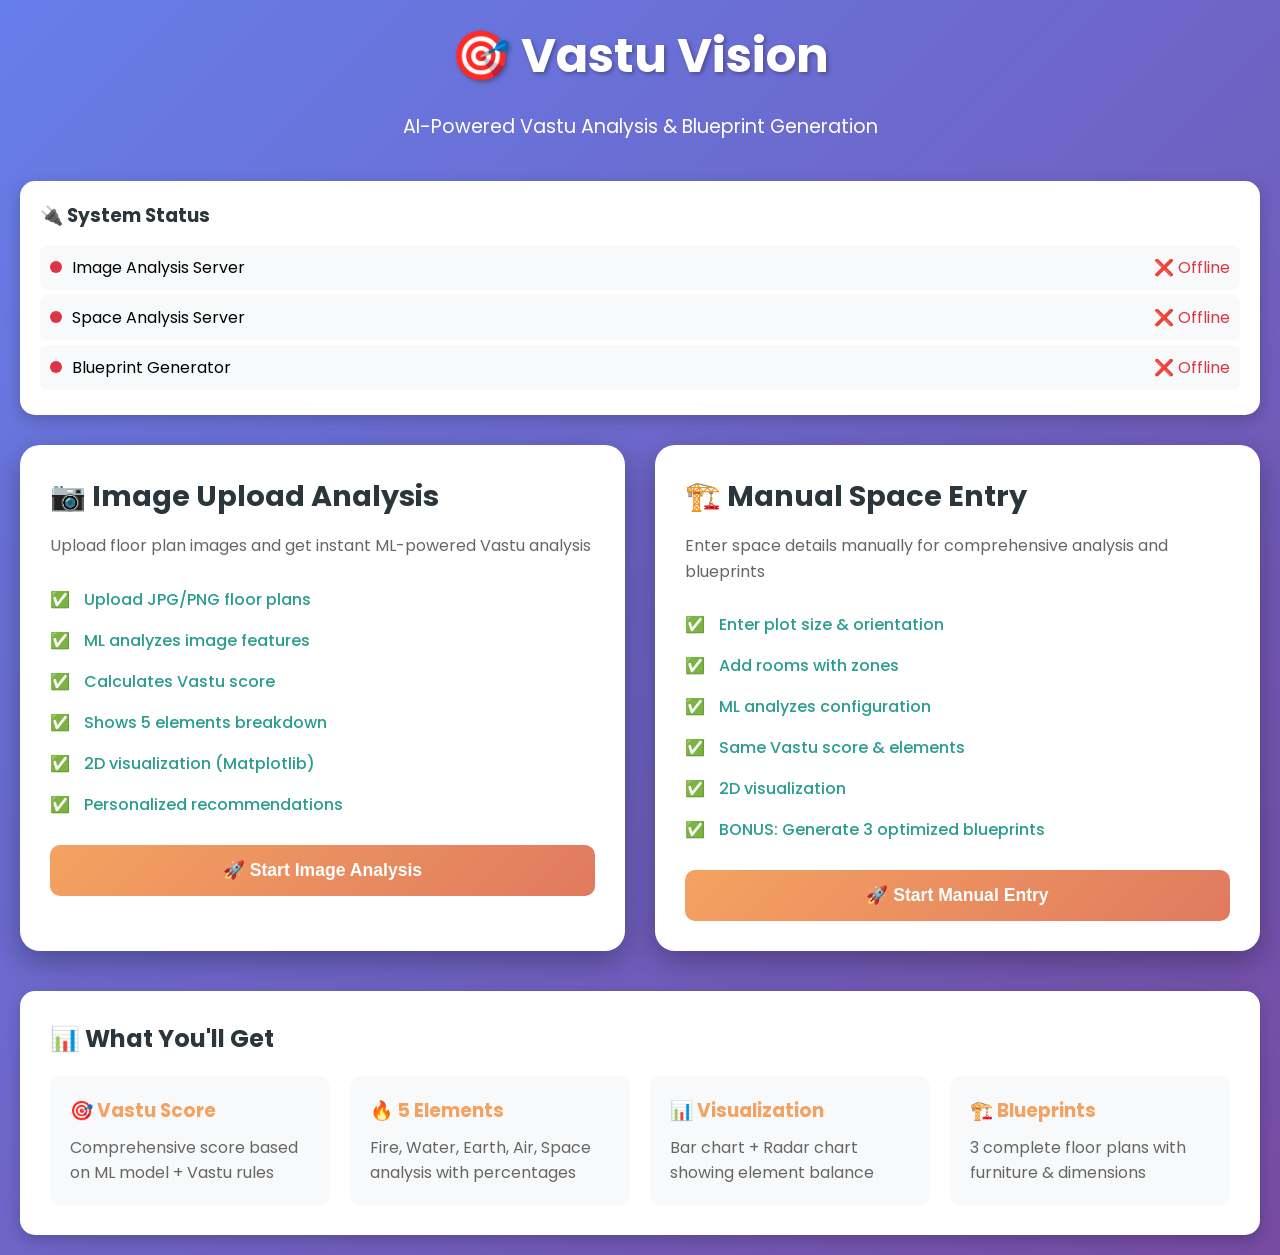
<file: EVALUATION_READY.html>
<!DOCTYPE html>
<html lang="en">
<head>
    <meta charset="UTF-8">
    <meta name="viewport" content="width=device-width, initial-scale=1.0">
    <title>🎯 Vastu Vision - Evaluation Ready</title>
    <link href="https://fonts.googleapis.com/css2?family=Poppins:wght@300;400;500;600;700&display=swap" rel="stylesheet">
    <link rel="stylesheet" href="https://cdnjs.cloudflare.com/ajax/libs/font-awesome/6.0.0/css/all.min.css">
    <style>
        * {
            margin: 0;
            padding: 0;
            box-sizing: border-box;
        }
        
        body {
            font-family: 'Poppins', sans-serif;
            background: linear-gradient(135deg, #667eea 0%, #764ba2 100%);
            min-height: 100vh;
            padding: 20px;
        }
        
        .container {
            max-width: 1400px;
            margin: 0 auto;
        }
        
        h1 {
            text-align: center;
            color: white;
            font-size: 3em;
            margin-bottom: 20px;
            text-shadow: 2px 2px 4px rgba(0,0,0,0.3);
        }
        
        .subtitle {
            text-align: center;
            color: white;
            font-size: 1.2em;
            margin-bottom: 40px;
        }
        
        .options {
            display: grid;
            grid-template-columns: repeat(auto-fit, minmax(400px, 1fr));
            gap: 30px;
            margin-bottom: 40px;
        }
        
        .option-card {
            background: white;
            border-radius: 20px;
            padding: 30px;
            box-shadow: 0 10px 30px rgba(0,0,0,0.3);
            transition: all 0.3s;
            cursor: pointer;
        }
        
        .option-card:hover {
            transform: translateY(-10px);
            box-shadow: 0 15px 40px rgba(0,0,0,0.4);
        }
        
        .option-card h2 {
            color: #2A363B;
            margin-bottom: 15px;
            font-size: 1.8em;
        }
        
        .option-card p {
            color: #666;
            line-height: 1.6;
            margin-bottom: 20px;
        }
        
        .features {
            list-style: none;
            margin: 20px 0;
        }
        
        .features li {
            padding: 8px 0;
            color: #2A9D8F;
            font-weight: 500;
        }
        
        .features li:before {
            content: "✅ ";
            margin-right: 10px;
        }
        
        button {
            background: linear-gradient(135deg, #F4A261 0%, #E07A5F 100%);
            color: white;
            border: none;
            padding: 15px 30px;
            border-radius: 10px;
            font-size: 1.1em;
            font-weight: bold;
            cursor: pointer;
            width: 100%;
            transition: all 0.3s;
        }
        
        button:hover {
            transform: scale(1.05);
            box-shadow: 0 5px 20px rgba(244, 162, 97, 0.5);
        }
        
        .status-bar {
            background: white;
            border-radius: 15px;
            padding: 20px;
            margin-bottom: 30px;
            box-shadow: 0 5px 15px rgba(0,0,0,0.2);
        }
        
        .status-item {
            display: flex;
            justify-content: space-between;
            align-items: center;
            padding: 10px;
            margin: 5px 0;
            background: #f8f9fa;
            border-radius: 8px;
        }
        
        .status-dot {
            width: 12px;
            height: 12px;
            border-radius: 50%;
            display: inline-block;
            margin-right: 10px;
        }
        
        .status-dot.online {
            background: #28a745;
            box-shadow: 0 0 10px #28a745;
        }
        
        .status-dot.offline {
            background: #dc3545;
        }
    </style>
</head>
<body>
    <div class="container">
        <h1>🎯 Vastu Vision</h1>
        <p class="subtitle">AI-Powered Vastu Analysis & Blueprint Generation</p>
        
        <div class="status-bar">
            <h3 style="margin-bottom: 15px; color: #2A363B;">🔌 System Status</h3>
            <div class="status-item">
                <span><span class="status-dot" id="imgDot"></span>Image Analysis Server</span>
                <span id="imgStatus">Checking...</span>
            </div>
            <div class="status-item">
                <span><span class="status-dot" id="spaceDot"></span>Space Analysis Server</span>
                <span id="spaceStatus">Checking...</span>
            </div>
            <div class="status-item">
                <span><span class="status-dot" id="blueprintDot"></span>Blueprint Generator</span>
                <span id="blueprintStatus">Checking...</span>
            </div>
        </div>
        
        <div class="options">
            <div class="option-card" onclick="window.location.href='DEBUG_DASHBOARD.html'">
                <h2>📷 Image Upload Analysis</h2>
                <p>Upload floor plan images and get instant ML-powered Vastu analysis</p>
                <ul class="features">
                    <li>Upload JPG/PNG floor plans</li>
                    <li>ML analyzes image features</li>
                    <li>Calculates Vastu score</li>
                    <li>Shows 5 elements breakdown</li>
                    <li>2D visualization (Matplotlib)</li>
                    <li>Personalized recommendations</li>
                </ul>
                <button>🚀 Start Image Analysis</button>
            </div>
            
            <div class="option-card" onclick="window.location.href='space.html'">
                <h2>🏗️ Manual Space Entry</h2>
                <p>Enter space details manually for comprehensive analysis and blueprints</p>
                <ul class="features">
                    <li>Enter plot size & orientation</li>
                    <li>Add rooms with zones</li>
                    <li>ML analyzes configuration</li>
                    <li>Same Vastu score & elements</li>
                    <li>2D visualization</li>
                    <li>BONUS: Generate 3 optimized blueprints</li>
                </ul>
                <button>🚀 Start Manual Entry</button>
            </div>
        </div>
        
        <div style="background: white; border-radius: 15px; padding: 30px; box-shadow: 0 5px 15px rgba(0,0,0,0.2);">
            <h2 style="color: #2A363B; margin-bottom: 20px;">📊 What You'll Get</h2>
            <div style="display: grid; grid-template-columns: repeat(auto-fit, minmax(250px, 1fr)); gap: 20px;">
                <div style="padding: 20px; background: #f8f9fa; border-radius: 10px;">
                    <h3 style="color: #F4A261; margin-bottom: 10px;">🎯 Vastu Score</h3>
                    <p style="color: #666;">Comprehensive score based on ML model + Vastu rules</p>
                </div>
                <div style="padding: 20px; background: #f8f9fa; border-radius: 10px;">
                    <h3 style="color: #F4A261; margin-bottom: 10px;">🔥 5 Elements</h3>
                    <p style="color: #666;">Fire, Water, Earth, Air, Space analysis with percentages</p>
                </div>
                <div style="padding: 20px; background: #f8f9fa; border-radius: 10px;">
                    <h3 style="color: #F4A261; margin-bottom: 10px;">📊 Visualization</h3>
                    <p style="color: #666;">Bar chart + Radar chart showing element balance</p>
                </div>
                <div style="padding: 20px; background: #f8f9fa; border-radius: 10px;">
                    <h3 style="color: #F4A261; margin-bottom: 10px;">🏗️ Blueprints</h3>
                    <p style="color: #666;">3 complete floor plans with furniture & dimensions</p>
                </div>
            </div>
        </div>
    </div>

    <script>
        window.addEventListener('load', checkServers);
        
        async function checkServers() {
            // Check image server
            try {
                const imgResp = await fetch('http://localhost:5001/health');
                const imgData = await imgResp.json();
                if (imgData.status === 'ok') {
                    document.getElementById('imgDot').classList.add('online');
                    document.getElementById('imgStatus').textContent = '✅ Online';
                    document.getElementById('imgStatus').style.color = '#28a745';
                } else throw new Error();
            } catch {
                document.getElementById('imgDot').classList.add('offline');
                document.getElementById('imgStatus').textContent = '❌ Offline';
                document.getElementById('imgStatus').style.color = '#dc3545';
            }
            
            // Check space server
            try {
                const spaceResp = await fetch('http://localhost:5000/health');
                const spaceData = await spaceResp.json();
                if (spaceData.status === 'ok') {
                    document.getElementById('spaceDot').classList.add('online');
                    document.getElementById('spaceStatus').textContent = '✅ Online';
                    document.getElementById('spaceStatus').style.color = '#28a745';
                } else throw new Error();
            } catch {
                document.getElementById('spaceDot').classList.add('offline');
                document.getElementById('spaceStatus').textContent = '❌ Offline';
                document.getElementById('spaceStatus').style.color = '#dc3545';
            }
            
            // Check blueprint server
            try {
                const bpResp = await fetch('http://localhost:5002/health');
                const bpData = await bpResp.json();
                if (bpData.status === 'ok') {
                    document.getElementById('blueprintDot').classList.add('online');
                    document.getElementById('blueprintStatus').textContent = '✅ Online';
                    document.getElementById('blueprintStatus').style.color = '#28a745';
                } else throw new Error();
            } catch {
                document.getElementById('blueprintDot').classList.add('offline');
                document.getElementById('blueprintStatus').textContent = '❌ Offline';
                document.getElementById('blueprintStatus').style.color = '#dc3545';
            }
        }
    </script>
</body>
</html>
</file>
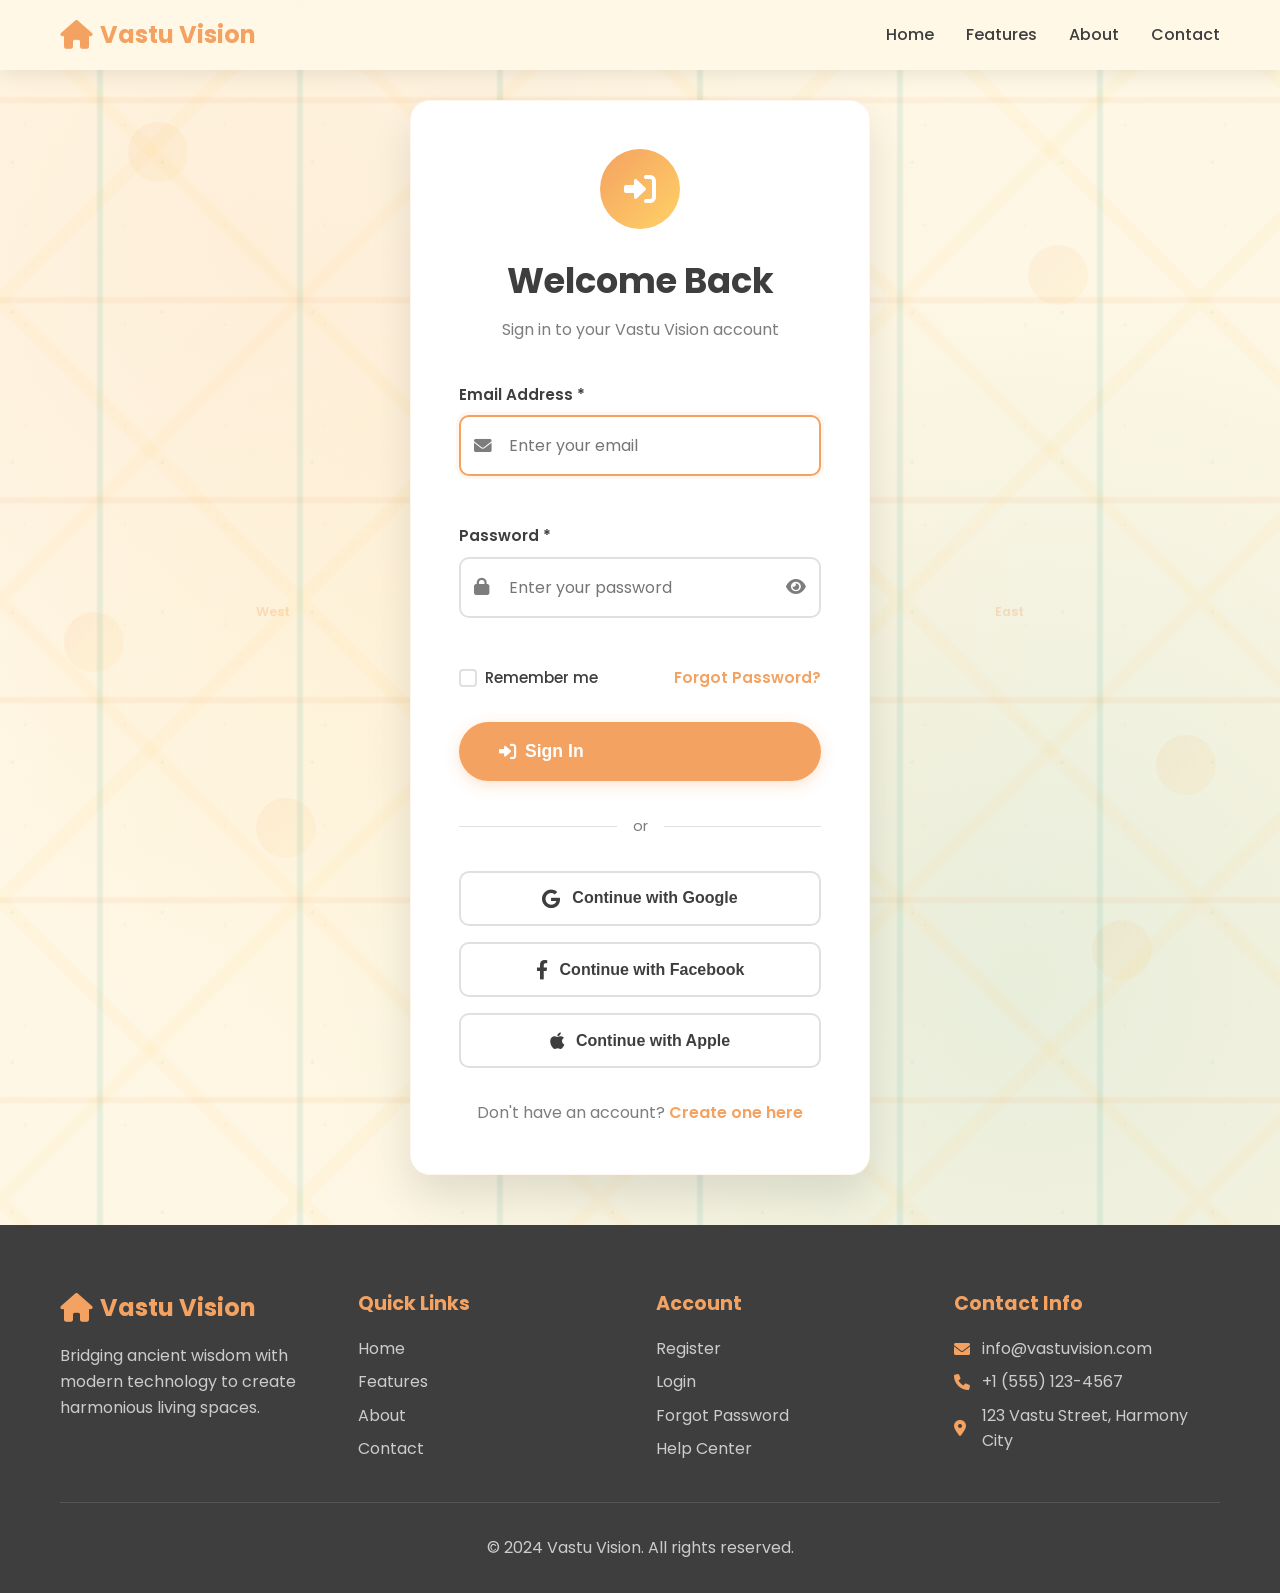
<file: login.html>
<!DOCTYPE html>
<html lang="en">
<head>
    <meta charset="UTF-8">
    <meta name="viewport" content="width=device-width, initial-scale=1.0">
    <title>Login - Vastu Vision</title>
    <link rel="stylesheet" href="styles.css">
    <link rel="stylesheet" href="login-styles.css">
    <link href="https://fonts.googleapis.com/css2?family=Poppins:wght@300;400;500;600;700&display=swap" rel="stylesheet">
    <link rel="stylesheet" href="https://cdnjs.cloudflare.com/ajax/libs/font-awesome/6.0.0/css/all.min.css">
</head>
<body>
    <!-- Navigation -->
    <nav class="navbar">
        <div class="nav-container">
            <div class="nav-logo">
                <i class="fas fa-home"></i>
                <span>Vastu Vision</span>
            </div>
            <ul class="nav-menu">
                <li><a href="index.html">Home</a></li>
                <li><a href="index.html#features">Features</a></li>
                <li><a href="index.html#about">About</a></li>
                <li><a href="index.html#contact">Contact</a></li>
            </ul>
            <div class="nav-toggle">
                <span></span>
                <span></span>
                <span></span>
            </div>
        </div>
    </nav>

    <!-- Login Section -->
    <section class="login-section">
        <!-- Vastu Background Elements -->
        <div class="vastu-elements">
            <div class="vastu-element"></div>
            <div class="vastu-element"></div>
            <div class="vastu-element"></div>
            <div class="vastu-element"></div>
            <div class="vastu-element"></div>
            <div class="vastu-element"></div>
        </div>
        
        <!-- Vastu Compass -->
        <div class="vastu-compass"></div>
        
        <!-- Vastu Directions -->
        <div class="vastu-direction north">North</div>
        <div class="vastu-direction south">South</div>
        <div class="vastu-direction east">East</div>
        <div class="vastu-direction west">West</div>
        
        <div class="login-container">
            <div class="login-form-container">
                <div class="form-header">
                    <div class="form-icon">
                        <i class="fas fa-sign-in-alt"></i>
                    </div>
                    <h1>Welcome Back</h1>
                    <p>Sign in to your Vastu Vision account</p>
                </div>

                <form class="login-form" id="loginForm" novalidate>
                    <!-- Email Field -->
                    <div class="form-group">
                        <label for="email">Email Address *</label>
                        <div class="input-group">
                            <i class="fas fa-envelope input-icon"></i>
                            <input type="email" id="email" name="email" required placeholder="Enter your email" autocomplete="off">
                        </div>
                        <span class="error-message" id="emailError"></span>
                    </div>

                    <!-- Password Field -->
                    <div class="form-group">
                        <label for="password">Password *</label>
                        <div class="input-group">
                            <i class="fas fa-lock input-icon"></i>
                            <input type="password" id="password" name="password" required placeholder="Enter your password" autocomplete="new-password">
                            <button type="button" class="password-toggle" onclick="togglePassword('password')">
                                <i class="fas fa-eye"></i>
                            </button>
                        </div>
                        <span class="error-message" id="passwordError"></span>
                    </div>

                    <!-- Remember Me & Forgot Password -->
                    <div class="form-options">
                        <label class="checkbox-option remember-me">
                            <input type="checkbox" id="rememberMe" name="rememberMe">
                            <span class="checkbox-custom"></span>
                            Remember me
                        </label>
                        <a href="forgot-password.html" class="forgot-password">Forgot Password?</a>
                    </div>

                    <!-- Login Button -->
                    <button type="submit" class="btn-primary large login-btn">
                        <i class="fas fa-sign-in-alt"></i>
                        Sign In
                    </button>

                    <!-- Divider -->
                    <div class="divider">
                        <span>or</span>
                    </div>

                    <!-- Social Login -->
                    <div class="social-login">
                        <button type="button" class="social-btn google-btn" onclick="socialLogin('google')">
                            <i class="fab fa-google"></i>
                            Continue with Google
                        </button>
                        <button type="button" class="social-btn facebook-btn" onclick="socialLogin('facebook')">
                            <i class="fab fa-facebook-f"></i>
                            Continue with Facebook
                        </button>
                        <button type="button" class="social-btn apple-btn" onclick="socialLogin('apple')">
                            <i class="fab fa-apple"></i>
                            Continue with Apple
                        </button>
                    </div>

                    <!-- Register Link -->
                    <div class="register-link">
                        <p>Don't have an account? <a href="register.html">Create one here</a></p>
                    </div>
                </form>
            </div>

        </div>
    </section>

    <!-- Footer -->
    <footer class="footer">
        <div class="container">
            <div class="footer-content">
                <div class="footer-section">
                    <div class="footer-logo">
                        <i class="fas fa-home"></i>
                        <span>Vastu Vision</span>
                    </div>
                    <p>Bridging ancient wisdom with modern technology to create harmonious living spaces.</p>
                </div>
                <div class="footer-section">
                    <h4>Quick Links</h4>
                    <ul>
                        <li><a href="index.html">Home</a></li>
                        <li><a href="index.html#features">Features</a></li>
                        <li><a href="index.html#about">About</a></li>
                        <li><a href="index.html#contact">Contact</a></li>
                    </ul>
                </div>
                <div class="footer-section">
                    <h4>Account</h4>
                    <ul>
                        <li><a href="register.html">Register</a></li>
                        <li><a href="login.html">Login</a></li>
                        <li><a href="forgot-password.html">Forgot Password</a></li>
                        <li><a href="#">Help Center</a></li>
                    </ul>
                </div>
                <div class="footer-section">
                    <h4>Contact Info</h4>
                    <div class="contact-info">
                        <p><i class="fas fa-envelope"></i> info@vastuvision.com</p>
                        <p><i class="fas fa-phone"></i> +1 (555) 123-4567</p>
                        <p><i class="fas fa-map-marker-alt"></i> 123 Vastu Street, Harmony City</p>
                    </div>
                </div>
            </div>
            <div class="footer-bottom">
                <p>&copy; 2024 Vastu Vision. All rights reserved.</p>
            </div>
        </div>
    </footer>

    <script src="script.js"></script>
    <script src="login-script.js"></script>
</body>
</html>
</file>
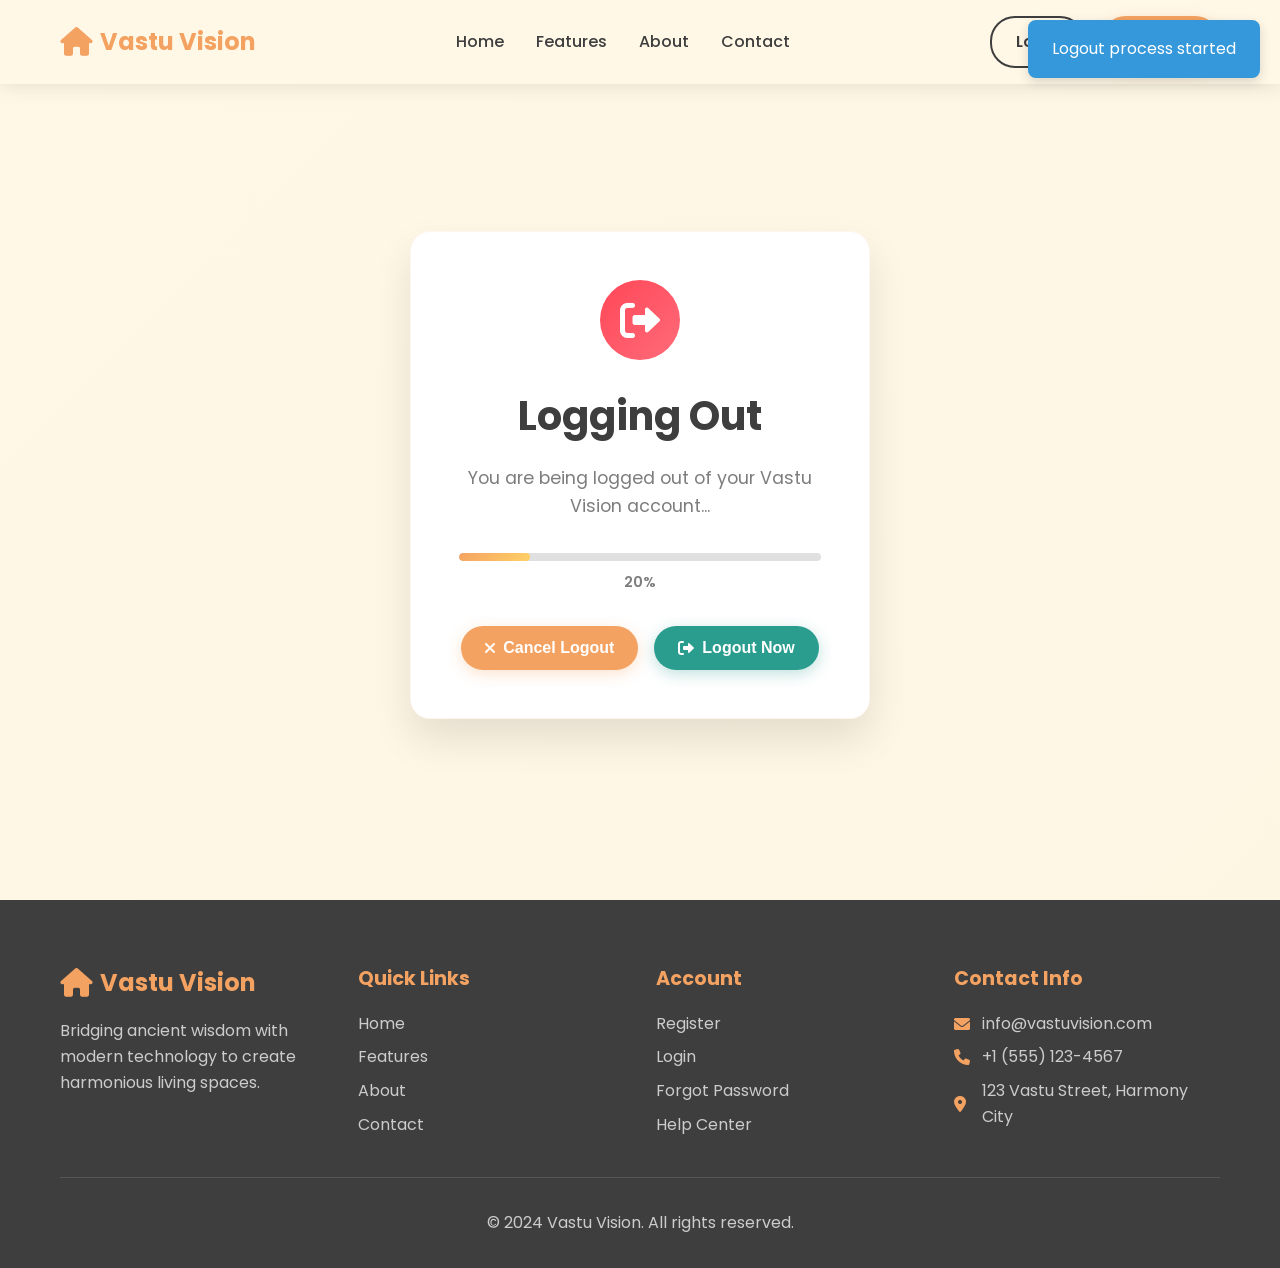
<file: logout.html>
<!DOCTYPE html>
<html lang="en">
<head>
    <meta charset="UTF-8">
    <meta name="viewport" content="width=device-width, initial-scale=1.0">
    <title>Logout - Vastu Vision</title>
    <link rel="stylesheet" href="styles.css">
    <link rel="stylesheet" href="logout-styles.css">
    <link href="https://fonts.googleapis.com/css2?family=Poppins:wght@300;400;500;600;700&display=swap" rel="stylesheet">
    <link rel="stylesheet" href="https://cdnjs.cloudflare.com/ajax/libs/font-awesome/6.0.0/css/all.min.css">
</head>
<body>
    <!-- Navigation -->
    <nav class="navbar">
        <div class="nav-container">
            <div class="nav-logo">
                <i class="fas fa-home"></i>
                <span>Vastu Vision</span>
            </div>
            <ul class="nav-menu">
                <li><a href="index.html">Home</a></li>
                <li><a href="index.html#features">Features</a></li>
                <li><a href="index.html#about">About</a></li>
                <li><a href="index.html#contact">Contact</a></li>
            </ul>
            <div class="nav-buttons">
                <a href="login.html" class="btn-login">Login</a>
                <a href="register.html" class="btn-register">Register</a>
            </div>
            <div class="nav-toggle">
                <span></span>
                <span></span>
                <span></span>
            </div>
        </div>
    </nav>

    <!-- Logout Section -->
    <section class="logout-section">
        <div class="logout-container">
            <div class="logout-content">
                <div class="logout-icon">
                    <i class="fas fa-sign-out-alt"></i>
                </div>
                <h1>Logging Out</h1>
                <p class="logout-message">You are being logged out of your Vastu Vision account...</p>
                <div class="logout-progress">
                    <div class="progress-bar">
                        <div class="progress-fill" id="progressFill"></div>
                    </div>
                    <span class="progress-text" id="progressText">0%</span>
                </div>
                <div class="logout-actions">
                    <button class="btn-primary" id="cancelLogout" onclick="cancelLogout()">
                        <i class="fas fa-times"></i>
                        Cancel Logout
                    </button>
                    <button class="btn-secondary" id="forceLogout" onclick="forceLogout()">
                        <i class="fas fa-sign-out-alt"></i>
                        Logout Now
                    </button>
                </div>
            </div>
            
            <!-- Success Message -->
            <div class="logout-success" id="logoutSuccess" style="display: none;">
                <div class="success-icon">
                    <i class="fas fa-check-circle"></i>
                </div>
                <h2>Successfully Logged Out</h2>
                <p>You have been logged out of your Vastu Vision account.</p>
                <div class="success-actions">
                    <a href="login.html" class="btn-primary">
                        <i class="fas fa-sign-in-alt"></i>
                        Login Again
                    </a>
                    <a href="index.html" class="btn-secondary">
                        <i class="fas fa-home"></i>
                        Go to Home
                    </a>
                </div>
            </div>
        </div>
    </section>

    <!-- Footer -->
    <footer class="footer">
        <div class="container">
            <div class="footer-content">
                <div class="footer-section">
                    <div class="footer-logo">
                        <i class="fas fa-home"></i>
                        <span>Vastu Vision</span>
                    </div>
                    <p>Bridging ancient wisdom with modern technology to create harmonious living spaces.</p>
                </div>
                <div class="footer-section">
                    <h4>Quick Links</h4>
                    <ul>
                        <li><a href="index.html">Home</a></li>
                        <li><a href="index.html#features">Features</a></li>
                        <li><a href="index.html#about">About</a></li>
                        <li><a href="index.html#contact">Contact</a></li>
                    </ul>
                </div>
                <div class="footer-section">
                    <h4>Account</h4>
                    <ul>
                        <li><a href="register.html">Register</a></li>
                        <li><a href="login.html">Login</a></li>
                        <li><a href="#">Forgot Password</a></li>
                        <li><a href="#">Help Center</a></li>
                    </ul>
                </div>
                <div class="footer-section">
                    <h4>Contact Info</h4>
                    <div class="contact-info">
                        <p><i class="fas fa-envelope"></i> info@vastuvision.com</p>
                        <p><i class="fas fa-phone"></i> +1 (555) 123-4567</p>
                        <p><i class="fas fa-map-marker-alt"></i> 123 Vastu Street, Harmony City</p>
                    </div>
                </div>
            </div>
            <div class="footer-bottom">
                <p>&copy; 2024 Vastu Vision. All rights reserved.</p>
            </div>
        </div>
    </footer>

    <script src="script.js"></script>
    <script src="logout-script.js"></script>
</body>
</html>
</file>
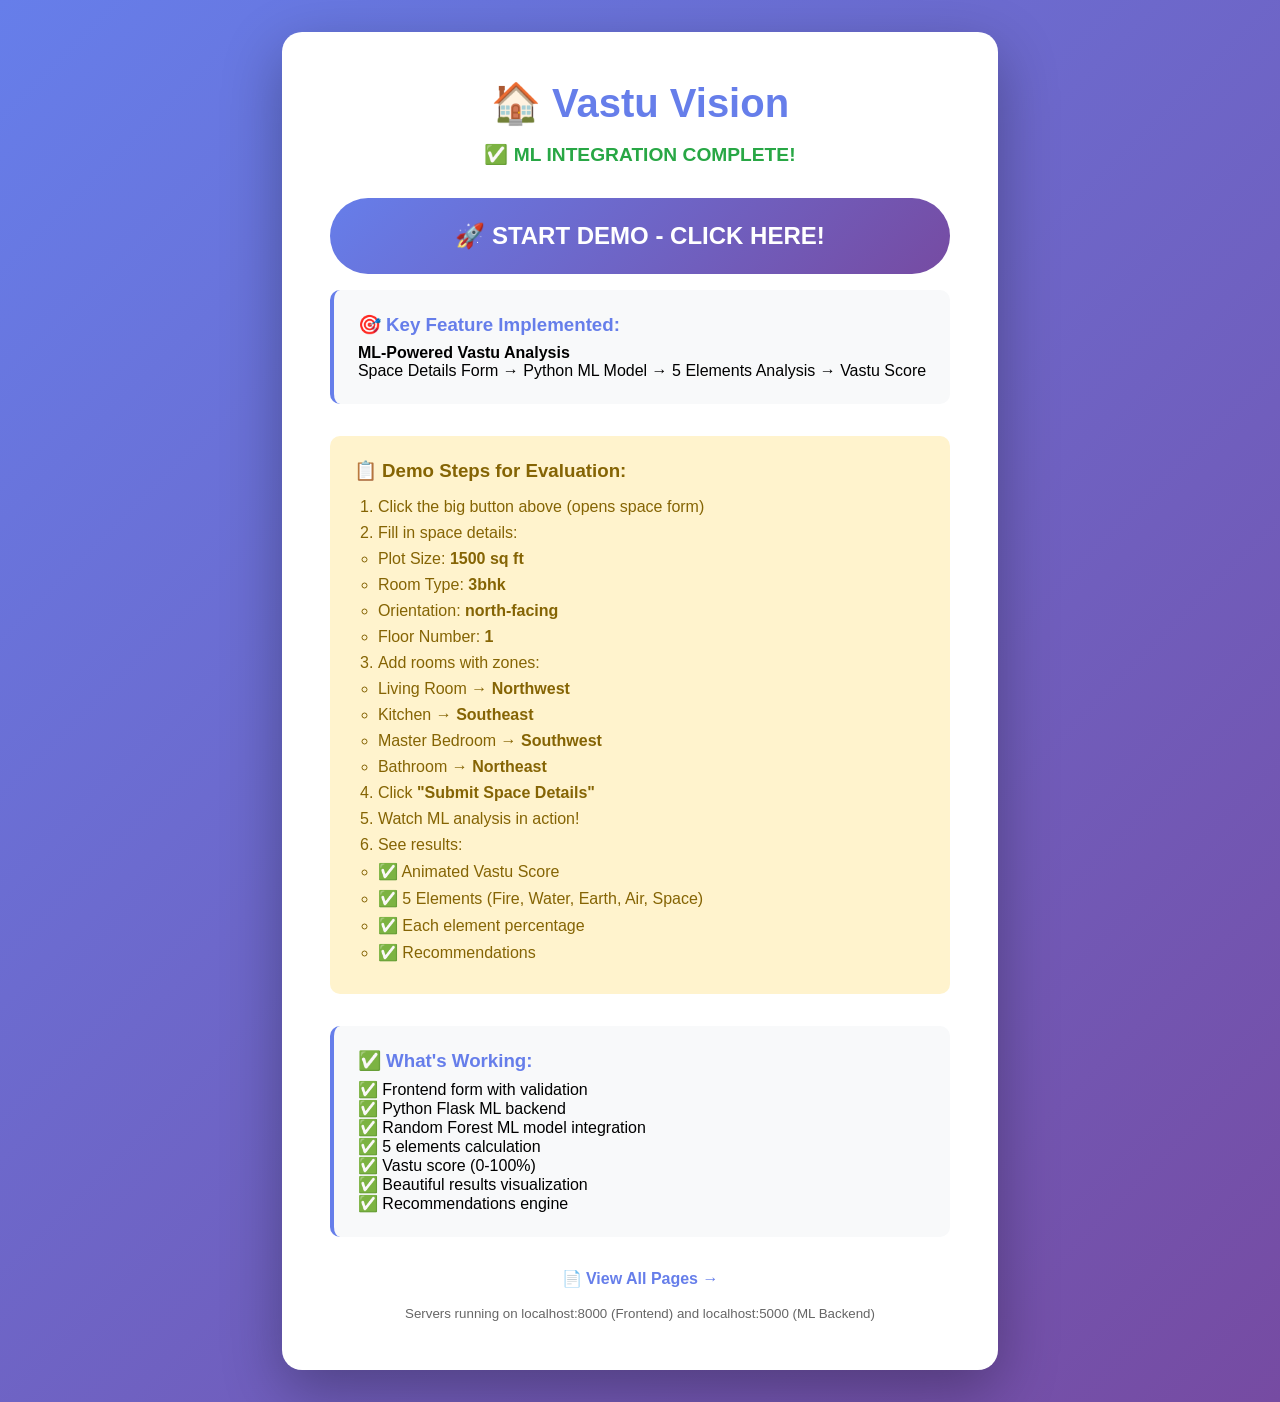
<file: OPEN_NOW.html>
<!DOCTYPE html>
<html lang="en">
<head>
    <meta charset="UTF-8">
    <meta name="viewport" content="width=device-width, initial-scale=1.0">
    <title>🚀 Vastu Vision - READY FOR EVALUATION!</title>
    <style>
        * { margin: 0; padding: 0; box-sizing: border-box; }
        body {
            font-family: 'Segoe UI', Tahoma, Geneva, Verdana, sans-serif;
            background: linear-gradient(135deg, #667eea 0%, #764ba2 100%);
            min-height: 100vh;
            display: flex;
            align-items: center;
            justify-content: center;
            padding: 2rem;
        }
        .container {
            background: white;
            border-radius: 20px;
            padding: 3rem;
            max-width: 800px;
            box-shadow: 0 20px 60px rgba(0,0,0,0.3);
        }
        h1 {
            color: #667eea;
            text-align: center;
            font-size: 2.5rem;
            margin-bottom: 1rem;
        }
        .status {
            text-align: center;
            font-size: 1.2rem;
            color: #28a745;
            font-weight: bold;
            margin-bottom: 2rem;
        }
        .big-button {
            display: block;
            background: linear-gradient(135deg, #667eea 0%, #764ba2 100%);
            color: white;
            padding: 1.5rem 3rem;
            border-radius: 50px;
            text-decoration: none;
            text-align: center;
            font-size: 1.5rem;
            font-weight: bold;
            margin: 1rem 0;
            transition: transform 0.3s, box-shadow 0.3s;
        }
        .big-button:hover {
            transform: translateY(-3px);
            box-shadow: 0 10px 30px rgba(102, 126, 234, 0.4);
        }
        .feature-box {
            background: #f8f9fa;
            padding: 1.5rem;
            border-radius: 10px;
            margin: 1rem 0;
            border-left: 4px solid #667eea;
        }
        .feature-box h3 {
            color: #667eea;
            margin-bottom: 0.5rem;
        }
        .steps {
            background: #fff3cd;
            padding: 1.5rem;
            border-radius: 10px;
            margin: 2rem 0;
        }
        .steps h3 {
            color: #856404;
            margin-bottom: 1rem;
        }
        .steps ol {
            margin-left: 1.5rem;
        }
        .steps li {
            margin: 0.5rem 0;
            color: #856404;
        }
        .check {
            color: #28a745;
            font-weight: bold;
        }
    </style>
</head>
<body>
    <div class="container">
        <h1>🏠 Vastu Vision</h1>
        <div class="status">✅ ML INTEGRATION COMPLETE!</div>
        
        <a href="http://localhost:8000/space.html" class="big-button" target="_blank">
            🚀 START DEMO - CLICK HERE!
        </a>
        
        <div class="feature-box">
            <h3>🎯 Key Feature Implemented:</h3>
            <p><strong>ML-Powered Vastu Analysis</strong></p>
            <p>Space Details Form → Python ML Model → 5 Elements Analysis → Vastu Score</p>
        </div>
        
        <div class="steps">
            <h3>📋 Demo Steps for Evaluation:</h3>
            <ol>
                <li>Click the big button above (opens space form)</li>
                <li>Fill in space details:
                    <ul>
                        <li>Plot Size: <strong>1500 sq ft</strong></li>
                        <li>Room Type: <strong>3bhk</strong></li>
                        <li>Orientation: <strong>north-facing</strong></li>
                        <li>Floor Number: <strong>1</strong></li>
                    </ul>
                </li>
                <li>Add rooms with zones:
                    <ul>
                        <li>Living Room → <strong>Northwest</strong></li>
                        <li>Kitchen → <strong>Southeast</strong></li>
                        <li>Master Bedroom → <strong>Southwest</strong></li>
                        <li>Bathroom → <strong>Northeast</strong></li>
                    </ul>
                </li>
                <li>Click <strong>"Submit Space Details"</strong></li>
                <li>Watch ML analysis in action!</li>
                <li>See results:
                    <ul>
                        <li><span class="check">✅</span> Animated Vastu Score</li>
                        <li><span class="check">✅</span> 5 Elements (Fire, Water, Earth, Air, Space)</li>
                        <li><span class="check">✅</span> Each element percentage</li>
                        <li><span class="check">✅</span> Recommendations</li>
                    </ul>
                </li>
            </ol>
        </div>
        
        <div class="feature-box">
            <h3>✅ What's Working:</h3>
            <p><span class="check">✅</span> Frontend form with validation</p>
            <p><span class="check">✅</span> Python Flask ML backend</p>
            <p><span class="check">✅</span> Random Forest ML model integration</p>
            <p><span class="check">✅</span> 5 elements calculation</p>
            <p><span class="check">✅</span> Vastu score (0-100%)</p>
            <p><span class="check">✅</span> Beautiful results visualization</p>
            <p><span class="check">✅</span> Recommendations engine</p>
        </div>
        
        <div style="text-align: center; margin-top: 2rem;">
            <a href="http://localhost:8000/DEMO_INDEX.html" target="_blank" style="color: #667eea; text-decoration: none; font-weight: bold;">
                📄 View All Pages →
            </a>
        </div>
        
        <div style="text-align: center; margin-top: 1rem; color: #666;">
            <small>Servers running on localhost:8000 (Frontend) and localhost:5000 (ML Backend)</small>
        </div>
    </div>
    
    <script>
        // Auto-check if servers are running
        setTimeout(() => {
            fetch('http://localhost:5000/health')
                .then(r => r.json())
                .then(data => {
                    console.log('✅ ML Server is running!', data);
                })
                .catch(err => {
                    console.log('⚠️ ML Server not detected, using fallback mode');
                });
        }, 1000);
    </script>
</body>
</html>
</file>
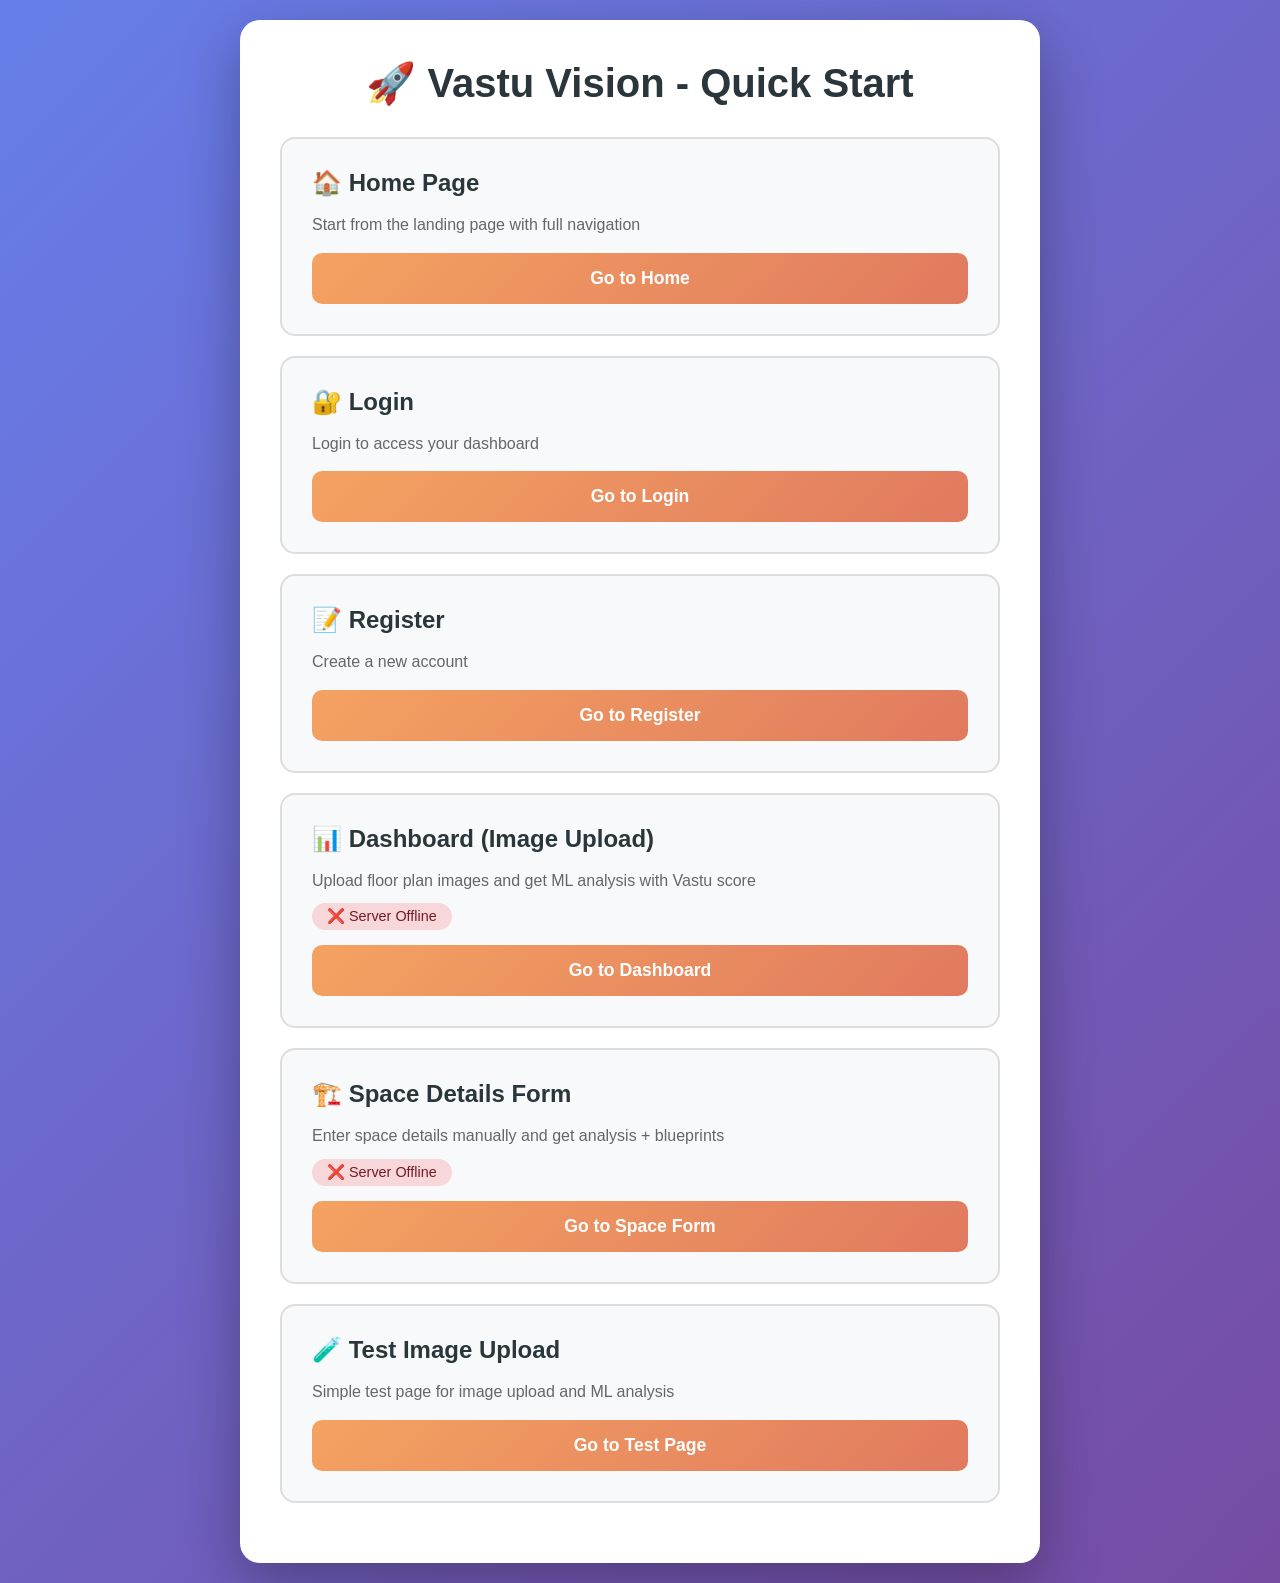
<file: QUICK_START.html>
<!DOCTYPE html>
<html lang="en">
<head>
    <meta charset="UTF-8">
    <meta name="viewport" content="width=device-width, initial-scale=1.0">
    <title>🚀 Vastu Vision - Quick Start</title>
    <style>
        * {
            margin: 0;
            padding: 0;
            box-sizing: border-box;
        }
        
        body {
            font-family: 'Segoe UI', Tahoma, Geneva, Verdana, sans-serif;
            background: linear-gradient(135deg, #667eea 0%, #764ba2 100%);
            min-height: 100vh;
            display: flex;
            justify-content: center;
            align-items: center;
            padding: 20px;
        }
        
        .container {
            background: white;
            border-radius: 20px;
            padding: 40px;
            box-shadow: 0 20px 60px rgba(0,0,0,0.3);
            max-width: 800px;
            width: 100%;
        }
        
        h1 {
            text-align: center;
            color: #2A363B;
            margin-bottom: 30px;
            font-size: 2.5em;
        }
        
        .option-card {
            background: #f8f9fa;
            border-radius: 15px;
            padding: 30px;
            margin-bottom: 20px;
            border: 2px solid #ddd;
            cursor: pointer;
            transition: all 0.3s;
        }
        
        .option-card:hover {
            transform: translateY(-5px);
            box-shadow: 0 8px 25px rgba(0,0,0,0.15);
            border-color: #F4A261;
        }
        
        .option-card h2 {
            color: #2A363B;
            margin-bottom: 15px;
            display: flex;
            align-items: center;
            gap: 10px;
        }
        
        .option-card p {
            color: #666;
            line-height: 1.6;
        }
        
        .status {
            display: inline-block;
            padding: 5px 15px;
            border-radius: 20px;
            font-size: 0.9em;
            margin-top: 10px;
        }
        
        .status.online {
            background: #d4edda;
            color: #155724;
        }
        
        .status.offline {
            background: #f8d7da;
            color: #721c24;
        }
        
        button {
            background: linear-gradient(135deg, #F4A261 0%, #E07A5F 100%);
            color: white;
            border: none;
            padding: 15px 30px;
            border-radius: 10px;
            font-size: 1.1em;
            font-weight: bold;
            cursor: pointer;
            transition: all 0.3s;
            width: 100%;
            margin-top: 15px;
        }
        
        button:hover {
            transform: translateY(-2px);
            box-shadow: 0 6px 20px rgba(244, 162, 97, 0.6);
        }
    </style>
</head>
<body>
    <div class="container">
        <h1>🚀 Vastu Vision - Quick Start</h1>
        
        <div class="option-card" onclick="window.location.href='index.html'">
            <h2>🏠 Home Page</h2>
            <p>Start from the landing page with full navigation</p>
            <button>Go to Home</button>
        </div>
        
        <div class="option-card" onclick="window.location.href='login.php'">
            <h2>🔐 Login</h2>
            <p>Login to access your dashboard</p>
            <button>Go to Login</button>
        </div>
        
        <div class="option-card" onclick="window.location.href='register.php'">
            <h2>📝 Register</h2>
            <p>Create a new account</p>
            <button>Go to Register</button>
        </div>
        
        <div class="option-card" onclick="testDashboard()">
            <h2>📊 Dashboard (Image Upload)</h2>
            <p>Upload floor plan images and get ML analysis with Vastu score</p>
            <div id="imageServerStatus" class="status offline">Checking server...</div>
            <button>Go to Dashboard</button>
        </div>
        
        <div class="option-card" onclick="window.location.href='space.html'">
            <h2>🏗️ Space Details Form</h2>
            <p>Enter space details manually and get analysis + blueprints</p>
            <div id="spaceServerStatus" class="status offline">Checking server...</div>
            <button>Go to Space Form</button>
        </div>
        
        <div class="option-card" onclick="window.location.href='TEST_IMAGE_UPLOAD.html'">
            <h2>🧪 Test Image Upload</h2>
            <p>Simple test page for image upload and ML analysis</p>
            <button>Go to Test Page</button>
        </div>
    </div>

    <script>
        // Check servers on load
        window.addEventListener('load', checkServers);
        
        async function checkServers() {
            // Check image analysis server
            try {
                const imgResponse = await fetch('http://localhost:5001/health');
                const imgData = await imgResponse.json();
                
                if (imgData.status === 'ok') {
                    document.getElementById('imageServerStatus').textContent = '✅ Server Online';
                    document.getElementById('imageServerStatus').classList.remove('offline');
                    document.getElementById('imageServerStatus').classList.add('online');
                }
            } catch (error) {
                document.getElementById('imageServerStatus').textContent = '❌ Server Offline';
            }
            
            // Check space analysis server
            try {
                const spaceResponse = await fetch('http://localhost:5000/health');
                const spaceData = await spaceResponse.json();
                
                if (spaceData.status === 'ok') {
                    document.getElementById('spaceServerStatus').textContent = '✅ Server Online';
                    document.getElementById('spaceServerStatus').classList.remove('offline');
                    document.getElementById('spaceServerStatus').classList.add('online');
                }
            } catch (error) {
                document.getElementById('spaceServerStatus').textContent = '❌ Server Offline';
            }
        }
        
        function testDashboard() {
            // Check if image server is online
            fetch('http://localhost:5001/health')
                .then(response => response.json())
                .then(data => {
                    if (data.status === 'ok') {
                        window.location.href = 'dashboard.php';
                    } else {
                        alert('⚠️ Image Analysis Server is offline!\n\nPlease start it with:\npython analyze_image.py');
                    }
                })
                .catch(error => {
                    alert('⚠️ Image Analysis Server is offline!\n\nPlease start it with:\npython analyze_image.py');
                });
        }
    </script>
</body>
</html>
</file>
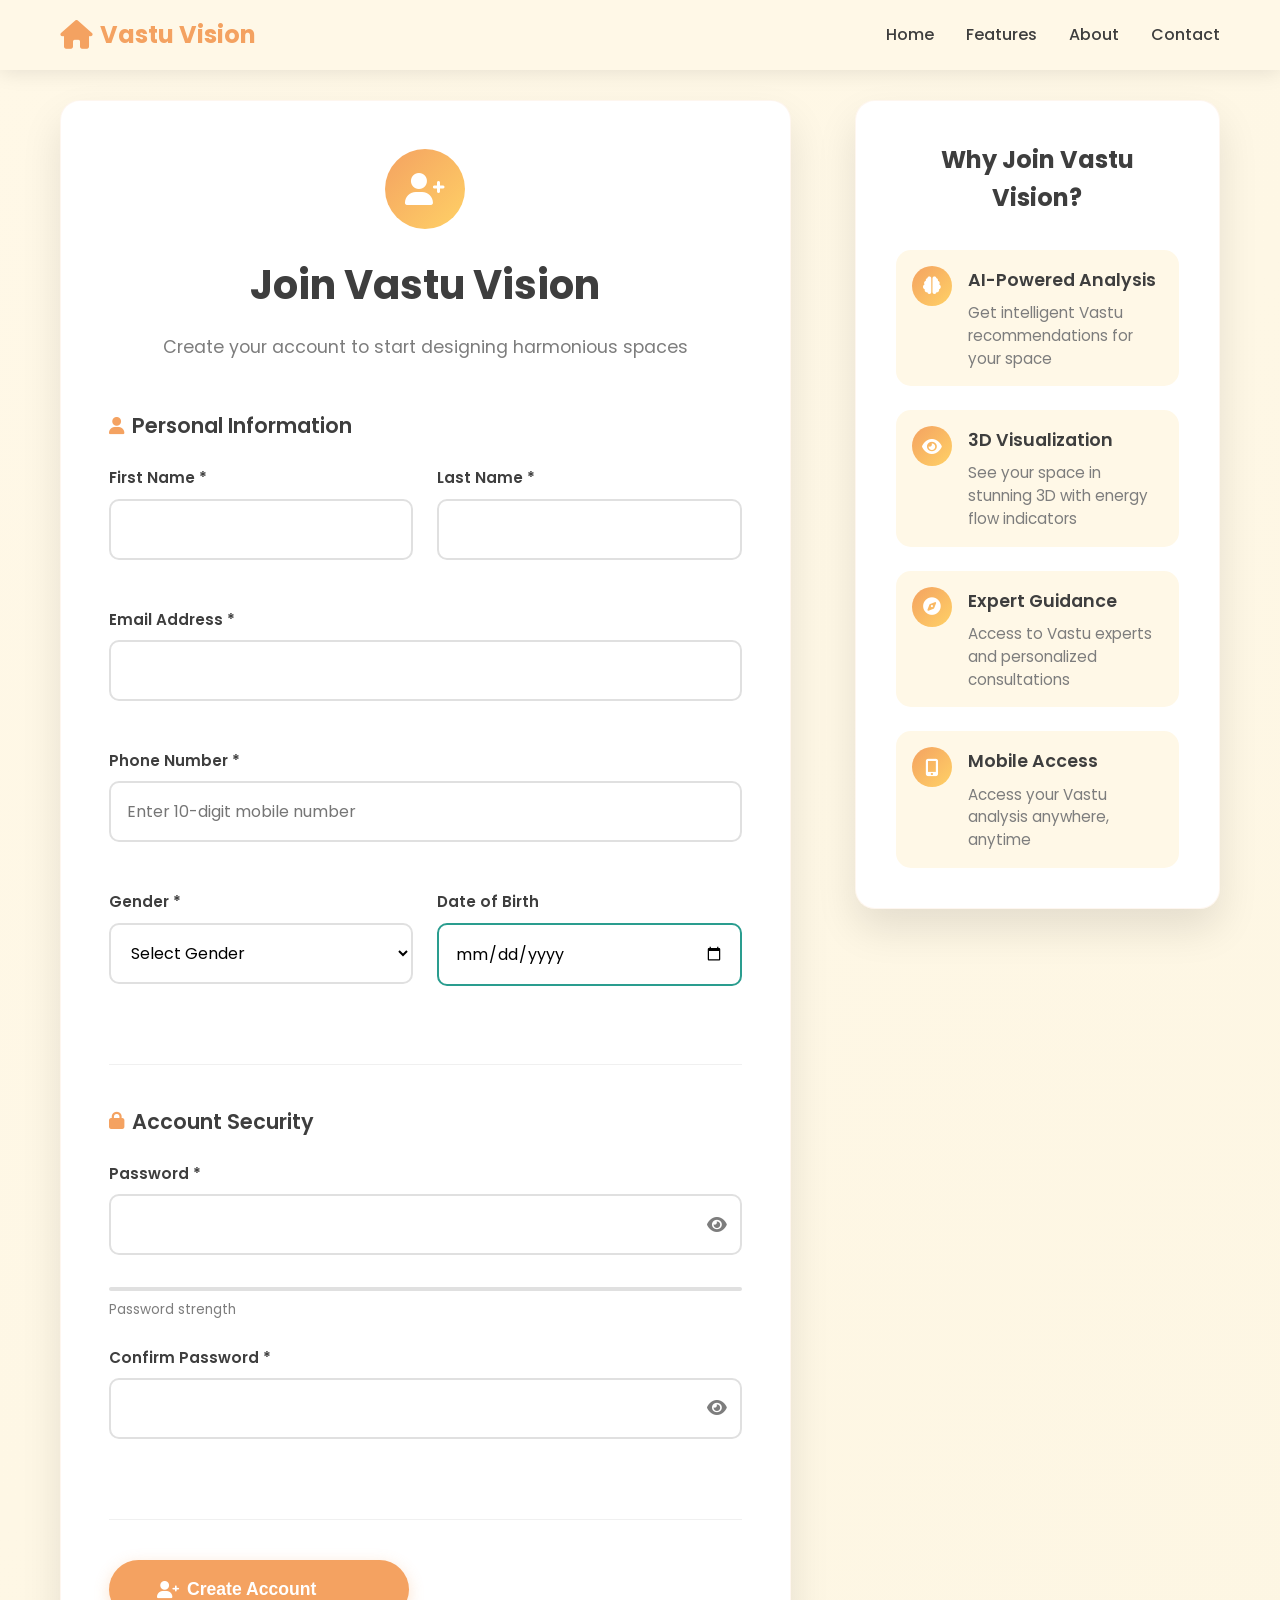
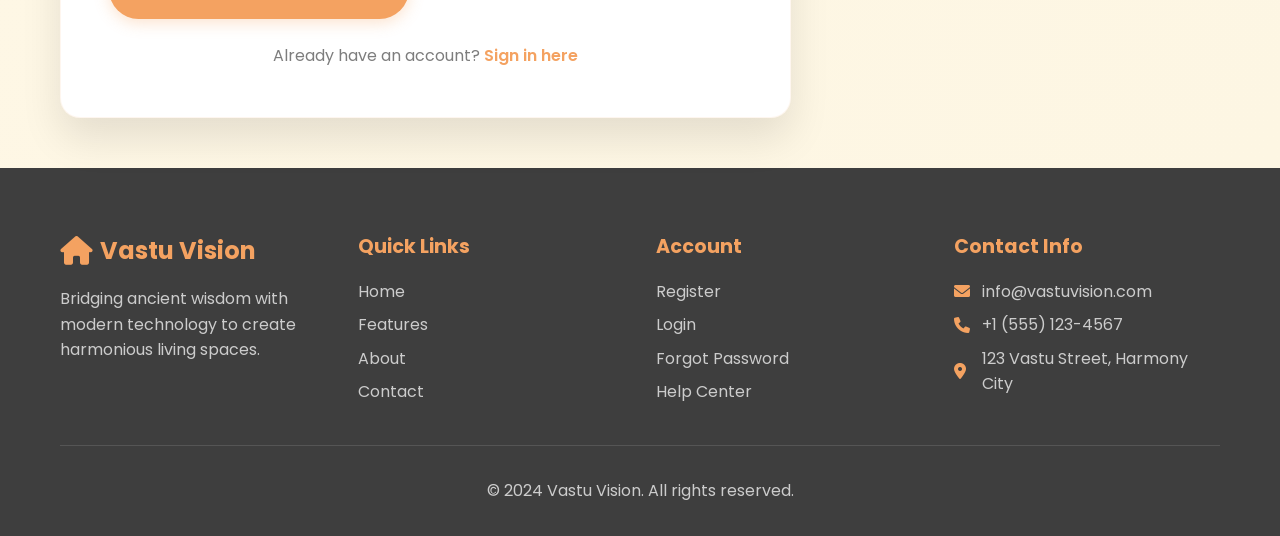
<file: register.html>
<!DOCTYPE html>
<html lang="en">
<head>
    <meta charset="UTF-8">
    <meta name="viewport" content="width=device-width, initial-scale=1.0">
    <title>Register - Vastu Vision</title>
    <link rel="stylesheet" href="styles.css">
    <link rel="stylesheet" href="register-styles.css">
    <link href="https://fonts.googleapis.com/css2?family=Poppins:wght@300;400;500;600;700&display=swap" rel="stylesheet">
    <link rel="stylesheet" href="https://cdnjs.cloudflare.com/ajax/libs/font-awesome/6.0.0/css/all.min.css">
</head>
<body>
    <!-- Navigation -->
    <nav class="navbar">
        <div class="nav-container">
            <div class="nav-logo">
                <i class="fas fa-home"></i>
                <span>Vastu Vision</span>
            </div>
            <ul class="nav-menu">
                <li><a href="index.html">Home</a></li>
                <li><a href="index.html#features">Features</a></li>
                <li><a href="index.html#about">About</a></li>
                <li><a href="index.html#contact">Contact</a></li>
            </ul>
            <div class="nav-toggle">
                <span></span>
                <span></span>
                <span></span>
            </div>
        </div>
    </nav>

    <!-- Registration Section -->
    <section class="register-section">
        <div class="register-container">
            <div class="register-form-container">
                <div class="form-header">
                    <div class="form-icon">
                        <i class="fas fa-user-plus"></i>
                    </div>
                    <h1>Join Vastu Vision</h1>
                    <p>Create your account to start designing harmonious spaces</p>
                </div>

                <form class="register-form" id="registerForm" novalidate>
                    <!-- Personal Information -->
                    <div class="form-section">
                        <h3><i class="fas fa-user"></i> Personal Information</h3>
                        
                        <div class="form-row">
                        <div class="form-group">
                            <label for="firstName">First Name *</label>
                            <input type="text" id="firstName" name="firstName" required autocomplete="off">
                            <span class="error-message" id="firstNameError"></span>
                        </div>
                        <div class="form-group">
                            <label for="lastName">Last Name *</label>
                            <input type="text" id="lastName" name="lastName" required autocomplete="off">
                            <span class="error-message" id="lastNameError"></span>
                        </div>
                        </div>

                        <div class="form-group">
                            <label for="email">Email Address *</label>
                            <input type="email" id="email" name="email" required autocomplete="off">
                            <span class="error-message" id="emailError"></span>
                        </div>

                        <div class="form-group">
                            <label for="phone">Phone Number *</label>
                            <input type="tel" id="phone" name="phone" required placeholder="Enter 10-digit mobile number" autocomplete="off">
                            <span class="error-message" id="phoneError"></span>
                        </div>

                        <div class="form-row">
                            <div class="form-group">
                                <label for="gender">Gender *</label>
                                <select id="gender" name="gender" required>
                                    <option value="">Select Gender</option>
                                    <option value="male">Male</option>
                                    <option value="female">Female</option>
                                    <option value="other">Other</option>
                                    <option value="prefer-not-to-say">Prefer not to say</option>
                                </select>
                                <span class="error-message" id="genderError"></span>
                            </div>
                            <div class="form-group">
                                <label for="dateOfBirth">Date of Birth</label>
                                <input type="date" id="dateOfBirth" name="dateOfBirth" autocomplete="off">
                            </div>
                        </div>
                    </div>

                    <!-- Account Security -->
                    <div class="form-section">
                        <h3><i class="fas fa-lock"></i> Account Security</h3>
                        
                        <div class="form-group">
                            <label for="password">Password *</label>
                            <div class="password-input">
                                <input type="password" id="password" name="password" required autocomplete="new-password">
                                <button type="button" class="password-toggle" onclick="togglePassword('password')">
                                    <i class="fas fa-eye"></i>
                                </button>
                            </div>
                            <span class="error-message" id="passwordError"></span>
                            <div class="password-strength">
                                <div class="strength-bar">
                                    <div class="strength-fill" id="strengthFill"></div>
                                </div>
                                <span class="strength-text" id="strengthText">Password strength</span>
                            </div>
                        </div>

                        <div class="form-group">
                            <label for="confirmPassword">Confirm Password *</label>
                            <div class="password-input">
                                <input type="password" id="confirmPassword" name="confirmPassword" required autocomplete="new-password">
                                <button type="button" class="password-toggle" onclick="togglePassword('confirmPassword')">
                                    <i class="fas fa-eye"></i>
                                </button>
                            </div>
                            <span class="error-message" id="confirmPasswordError"></span>
                        </div>
                    </div>



                    <!-- Submit Button -->
                    <div class="form-actions">
                        <button type="submit" class="btn-primary large">
                            <i class="fas fa-user-plus"></i>
                            Create Account
                        </button>
                        <p class="login-link">
                            Already have an account? <a href="login.html">Sign in here</a>
                        </p>
                    </div>
                </form>
            </div>

            <!-- Registration Benefits -->
            <div class="registration-benefits">
                <h3>Why Join Vastu Vision?</h3>
                <div class="benefits-list">
                    <div class="benefit-item">
                        <i class="fas fa-brain"></i>
                        <div>
                            <h4>AI-Powered Analysis</h4>
                            <p>Get intelligent Vastu recommendations for your space</p>
                        </div>
                    </div>
                    <div class="benefit-item">
                        <i class="fas fa-eye"></i>
                        <div>
                            <h4>3D Visualization</h4>
                            <p>See your space in stunning 3D with energy flow indicators</p>
                        </div>
                    </div>
                    <div class="benefit-item">
                        <i class="fas fa-compass"></i>
                        <div>
                            <h4>Expert Guidance</h4>
                            <p>Access to Vastu experts and personalized consultations</p>
                        </div>
                    </div>
                    <div class="benefit-item">
                        <i class="fas fa-mobile-alt"></i>
                        <div>
                            <h4>Mobile Access</h4>
                            <p>Access your Vastu analysis anywhere, anytime</p>
                        </div>
                    </div>
                </div>
            </div>
        </div>
    </section>

    <!-- Footer -->
    <footer class="footer">
        <div class="container">
            <div class="footer-content">
                <div class="footer-section">
                    <div class="footer-logo">
                        <i class="fas fa-home"></i>
                        <span>Vastu Vision</span>
                    </div>
                    <p>Bridging ancient wisdom with modern technology to create harmonious living spaces.</p>
                </div>
                <div class="footer-section">
                    <h4>Quick Links</h4>
                    <ul>
                        <li><a href="index.html">Home</a></li>
                        <li><a href="index.html#features">Features</a></li>
                        <li><a href="index.html#about">About</a></li>
                        <li><a href="index.html#contact">Contact</a></li>
                    </ul>
                </div>
                <div class="footer-section">
                    <h4>Account</h4>
                    <ul>
                        <li><a href="register.html">Register</a></li>
                        <li><a href="login.html">Login</a></li>
                        <li><a href="#">Forgot Password</a></li>
                        <li><a href="#">Help Center</a></li>
                    </ul>
                </div>
                <div class="footer-section">
                    <h4>Contact Info</h4>
                    <div class="contact-info">
                        <p><i class="fas fa-envelope"></i> info@vastuvision.com</p>
                        <p><i class="fas fa-phone"></i> +1 (555) 123-4567</p>
                        <p><i class="fas fa-map-marker-alt"></i> 123 Vastu Street, Harmony City</p>
                    </div>
                </div>
            </div>
            <div class="footer-bottom">
                <p>&copy; 2024 Vastu Vision. All rights reserved.</p>
            </div>
        </div>
    </footer>

    <script src="script.js"></script>
    <script src="register-script.js"></script>
</body>
</html>
</file>
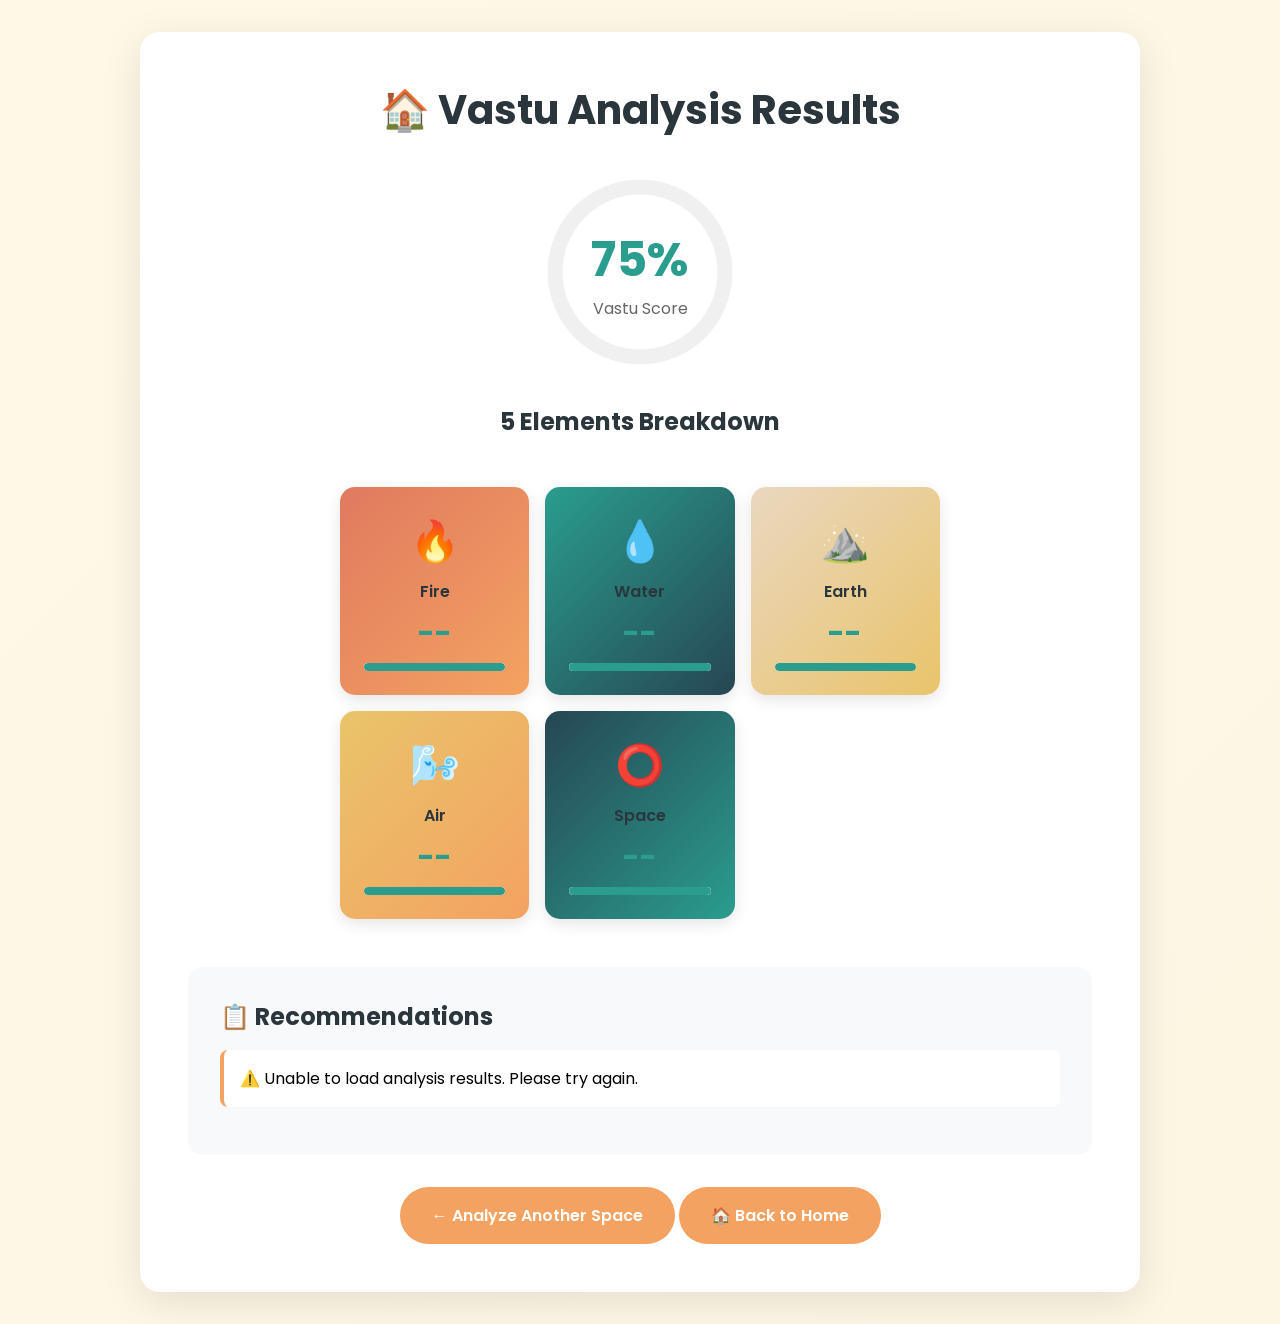
<file: results.html>
<!DOCTYPE html>
<html lang="en">
<head>
    <meta charset="UTF-8">
    <meta name="viewport" content="width=device-width, initial-scale=1.0">
    <title>Vastu Analysis Results</title>
    <link href="https://fonts.googleapis.com/css2?family=Poppins:wght@300;400;500;600;700&display=swap" rel="stylesheet">
    <link rel="stylesheet" href="https://cdnjs.cloudflare.com/ajax/libs/font-awesome/6.0.0/css/all.min.css">
    <style>
        * {
            margin: 0;
            padding: 0;
            box-sizing: border-box;
        }
        
        :root {
            --primary: #F4A261;
            --secondary: #E9C46A;
            --deep-green: #2A9D8F;
            --neutral: #2A363B;
        }
        
        body {
            font-family: 'Poppins', sans-serif;
            background: linear-gradient(135deg, #FFF8E7 0%, #FDF6E3 100%);
            min-height: 100vh;
            padding: 2rem;
        }
        
        .container {
            max-width: 1000px;
            margin: 0 auto;
            background: white;
            border-radius: 20px;
            padding: 3rem;
            box-shadow: 0 10px 40px rgba(0,0,0,0.1);
        }
        
        h1 {
            text-align: center;
            color: var(--neutral);
            margin-bottom: 2rem;
            font-size: 2.5rem;
        }
        
        .score-circle {
            width: 200px;
            height: 200px;
            margin: 2rem auto;
            position: relative;
        }
        
        .score-circle svg {
            transform: rotate(-90deg);
        }
        
        .score-circle circle {
            fill: none;
            stroke-width: 15;
        }
        
        .score-circle .bg {
            stroke: #f0f0f0;
        }
        
        .score-circle .progress {
            stroke: var(--deep-green);
            stroke-linecap: round;
            transition: stroke-dashoffset 2s ease;
        }
        
        .score-text {
            position: absolute;
            top: 50%;
            left: 50%;
            transform: translate(-50%, -50%);
            text-align: center;
        }
        
        .score-value {
            font-size: 3rem;
            font-weight: 700;
            color: var(--deep-green);
        }
        
        .score-label {
            font-size: 1rem;
            color: #666;
        }
        
        .elements-grid {
            display: grid;
            grid-template-columns: repeat(3, 1fr);
            gap: 1rem;
            margin: 3rem 0;
            max-width: 600px;
            margin-left: auto;
            margin-right: auto;
        }
        
        .element-box {
            background: white;
            padding: 1.5rem;
            border-radius: 15px;
            text-align: center;
            box-shadow: 0 5px 15px rgba(0,0,0,0.1);
            transition: transform 0.3s;
        }
        
        .element-box:hover {
            transform: translateY(-5px);
        }
        
        .element-icon {
            font-size: 2.5rem;
            margin-bottom: 0.5rem;
        }
        
        .element-name {
            font-weight: 600;
            color: var(--neutral);
            margin-bottom: 0.5rem;
        }
        
        .element-score {
            font-size: 1.8rem;
            font-weight: 700;
            color: var(--deep-green);
        }
        
        .element-bar {
            width: 100%;
            height: 8px;
            background: #f0f0f0;
            border-radius: 4px;
            margin-top: 0.5rem;
            overflow: hidden;
        }
        
        .element-bar-fill {
            height: 100%;
            background: var(--deep-green);
            border-radius: 4px;
            transition: width 1.5s ease;
        }
        
        .fire { background: linear-gradient(135deg, #E07A5F, #F4A261); }
        .water { background: linear-gradient(135deg, #2A9D8F, #264653); }
        .earth { background: linear-gradient(135deg, #EAD7C0, #E9C46A); color: var(--neutral) !important; }
        .air { background: linear-gradient(135deg, #E9C46A, #F4A261); }
        .space { background: linear-gradient(135deg, #264653, #2A9D8F); }
        
        .recommendations {
            background: #f8f9fa;
            padding: 2rem;
            border-radius: 15px;
            margin-top: 2rem;
        }
        
        .recommendations h2 {
            color: var(--neutral);
            margin-bottom: 1rem;
        }
        
        .recommendation-item {
            padding: 1rem;
            background: white;
            border-radius: 8px;
            margin-bottom: 1rem;
            border-left: 4px solid var(--primary);
        }
        
        .btn {
            background: var(--primary);
            color: white;
            padding: 1rem 2rem;
            border: none;
            border-radius: 50px;
            font-size: 1rem;
            font-weight: 600;
            cursor: pointer;
            transition: all 0.3s;
            text-decoration: none;
            display: inline-block;
            margin-top: 2rem;
        }
        
        .btn:hover {
            background: var(--deep-green);
            transform: translateY(-2px);
        }
        
        @keyframes fadeIn {
            from { opacity: 0; transform: translateY(20px); }
            to { opacity: 1; transform: translateY(0); }
        }
        
        .fade-in {
            animation: fadeIn 0.6s ease forwards;
        }
    </style>
</head>
<body>
    <div class="container">
        <h1>🏠 Vastu Analysis Results</h1>
        
        <div class="score-circle">
            <svg width="200" height="200">
                <circle class="bg" cx="100" cy="100" r="85"></circle>
                <circle class="progress" cx="100" cy="100" r="85" 
                        stroke-dasharray="534" stroke-dashoffset="534" id="progressCircle"></circle>
            </svg>
            <div class="score-text">
                <div class="score-value" id="scoreValue">--</div>
                <div class="score-label">Vastu Score</div>
            </div>
        </div>
        
        <div class="visualization-container" id="visualizationContainer" style="text-align: center; margin: 2rem 0;">
            <h2 style="color: var(--neutral); margin-bottom: 1rem;">📊 2D Visualization from ML Model</h2>
            <img id="visualizationImage" style="max-width: 100%; border-radius: 15px; box-shadow: 0 5px 20px rgba(0,0,0,0.1);" />
        </div>
        
        <h2 style="text-align: center; color: var(--neutral); margin-bottom: 2rem;">5 Elements Breakdown</h2>
        
        <div class="elements-grid">
            <div class="element-box fire fade-in">
                <div class="element-icon">🔥</div>
                <div class="element-name">Fire</div>
                <div class="element-score" id="fireScore">--</div>
                <div class="element-bar"><div class="element-bar-fill" id="fireBar"></div></div>
            </div>
            
            <div class="element-box water fade-in" style="animation-delay: 0.1s;">
                <div class="element-icon">💧</div>
                <div class="element-name">Water</div>
                <div class="element-score" id="waterScore">--</div>
                <div class="element-bar"><div class="element-bar-fill" id="waterBar"></div></div>
            </div>
            
            <div class="element-box earth fade-in" style="animation-delay: 0.2s;">
                <div class="element-icon">⛰️</div>
                <div class="element-name">Earth</div>
                <div class="element-score" id="earthScore">--</div>
                <div class="element-bar"><div class="element-bar-fill" id="earthBar"></div></div>
            </div>
            
            <div class="element-box air fade-in" style="animation-delay: 0.3s;">
                <div class="element-icon">🌬️</div>
                <div class="element-name">Air</div>
                <div class="element-score" id="airScore">--</div>
                <div class="element-bar"><div class="element-bar-fill" id="airBar"></div></div>
            </div>
            
            <div class="element-box space fade-in" style="animation-delay: 0.4s;">
                <div class="element-icon">⭕</div>
                <div class="element-name">Space</div>
                <div class="element-score" id="spaceScore">--</div>
                <div class="element-bar"><div class="element-bar-fill" id="spaceBar"></div></div>
            </div>
        </div>
        
        <div class="recommendations" id="recommendations">
            <h2>📋 Recommendations</h2>
            <div id="recommendationsList"></div>
        </div>
        
        <div style="text-align: center;">
            <a href="space.html" class="btn">← Analyze Another Space</a>
            <a href="index.html" class="btn">🏠 Back to Home</a>
        </div>
    </div>
    
    <script>
        // Get results from localStorage
        const results = JSON.parse(localStorage.getItem('vastuResults') || '{}');
        
        if (results.success) {
            // Animate score circle
            const score = results.vastu_score;
            const circumference = 534;
            const offset = circumference - (score / 100) * circumference;
            
            setTimeout(() => {
                document.getElementById('progressCircle').style.strokeDashoffset = offset;
                document.getElementById('scoreValue').textContent = score + '%';
            }, 500);
            
            // Display 2D Visualization from ML Model
            if (results.visualization) {
                const imgElement = document.getElementById('visualizationImage');
                imgElement.src = 'data:image/png;base64,' + results.visualization;
                imgElement.alt = '2D Visualization of 5 Elements';
                console.log('✅ 2D Visualization loaded from ML model');
            } else {
                document.getElementById('visualizationContainer').style.display = 'none';
                console.log('⚠️ No visualization data');
            }
            
            // Display elements
            const elements = results.elements;
            if (elements) {
                // Handle both lowercase and capitalized keys
                const fire = elements.Fire || elements.fire || 0;
                const water = elements.Water || elements.water || 0;
                const earth = elements.Earth || elements.earth || 0;
                const air = elements.Air || elements.air || 0;
                const space = elements.Space || elements.space || 0;
                
                document.getElementById('fireScore').textContent = fire + '%';
                document.getElementById('waterScore').textContent = water + '%';
                document.getElementById('earthScore').textContent = earth + '%';
                document.getElementById('airScore').textContent = air + '%';
                document.getElementById('spaceScore').textContent = space + '%';
                
                // Animate bars
                setTimeout(() => {
                    document.getElementById('fireBar').style.width = fire + '%';
                    document.getElementById('waterBar').style.width = water + '%';
                    document.getElementById('earthBar').style.width = earth + '%';
                    document.getElementById('airBar').style.width = air + '%';
                    document.getElementById('spaceBar').style.width = space + '%';
                }, 1000);
            }
            
            // Display ML and Rule scores if available
            if (results.ml_score && results.rule_score) {
                const scoreText = document.querySelector('.score-label');
                scoreText.innerHTML = `Vastu Score<br><small style="font-size: 0.8rem;">ML: ${results.ml_score}% | Rules: ${results.rule_score}%</small>`;
            }
            
            // Display recommendations
            const recommendations = results.recommendations || [];
            const recList = document.getElementById('recommendationsList');
            
            if (recommendations.length > 0) {
                recommendations.forEach(rec => {
                    const item = document.createElement('div');
                    item.className = 'recommendation-item';
                    item.innerHTML = `
                        <strong>${rec.element}:</strong> ${rec.message} ${rec.score ? `(Current: ${rec.score}%)` : ''}
                    `;
                    recList.appendChild(item);
                });
            } else {
                recList.innerHTML = '<div class="recommendation-item">✅ Excellent! Your space has good Vastu compliance.</div>';
            }
        } else {
            document.getElementById('scoreValue').textContent = '75%';
            document.getElementById('visualizationContainer').style.display = 'none';
            document.getElementById('recommendationsList').innerHTML = '<div class="recommendation-item">⚠️ Unable to load analysis results. Please try again.</div>';
        }
    </script>
</body>
</html>
</file>
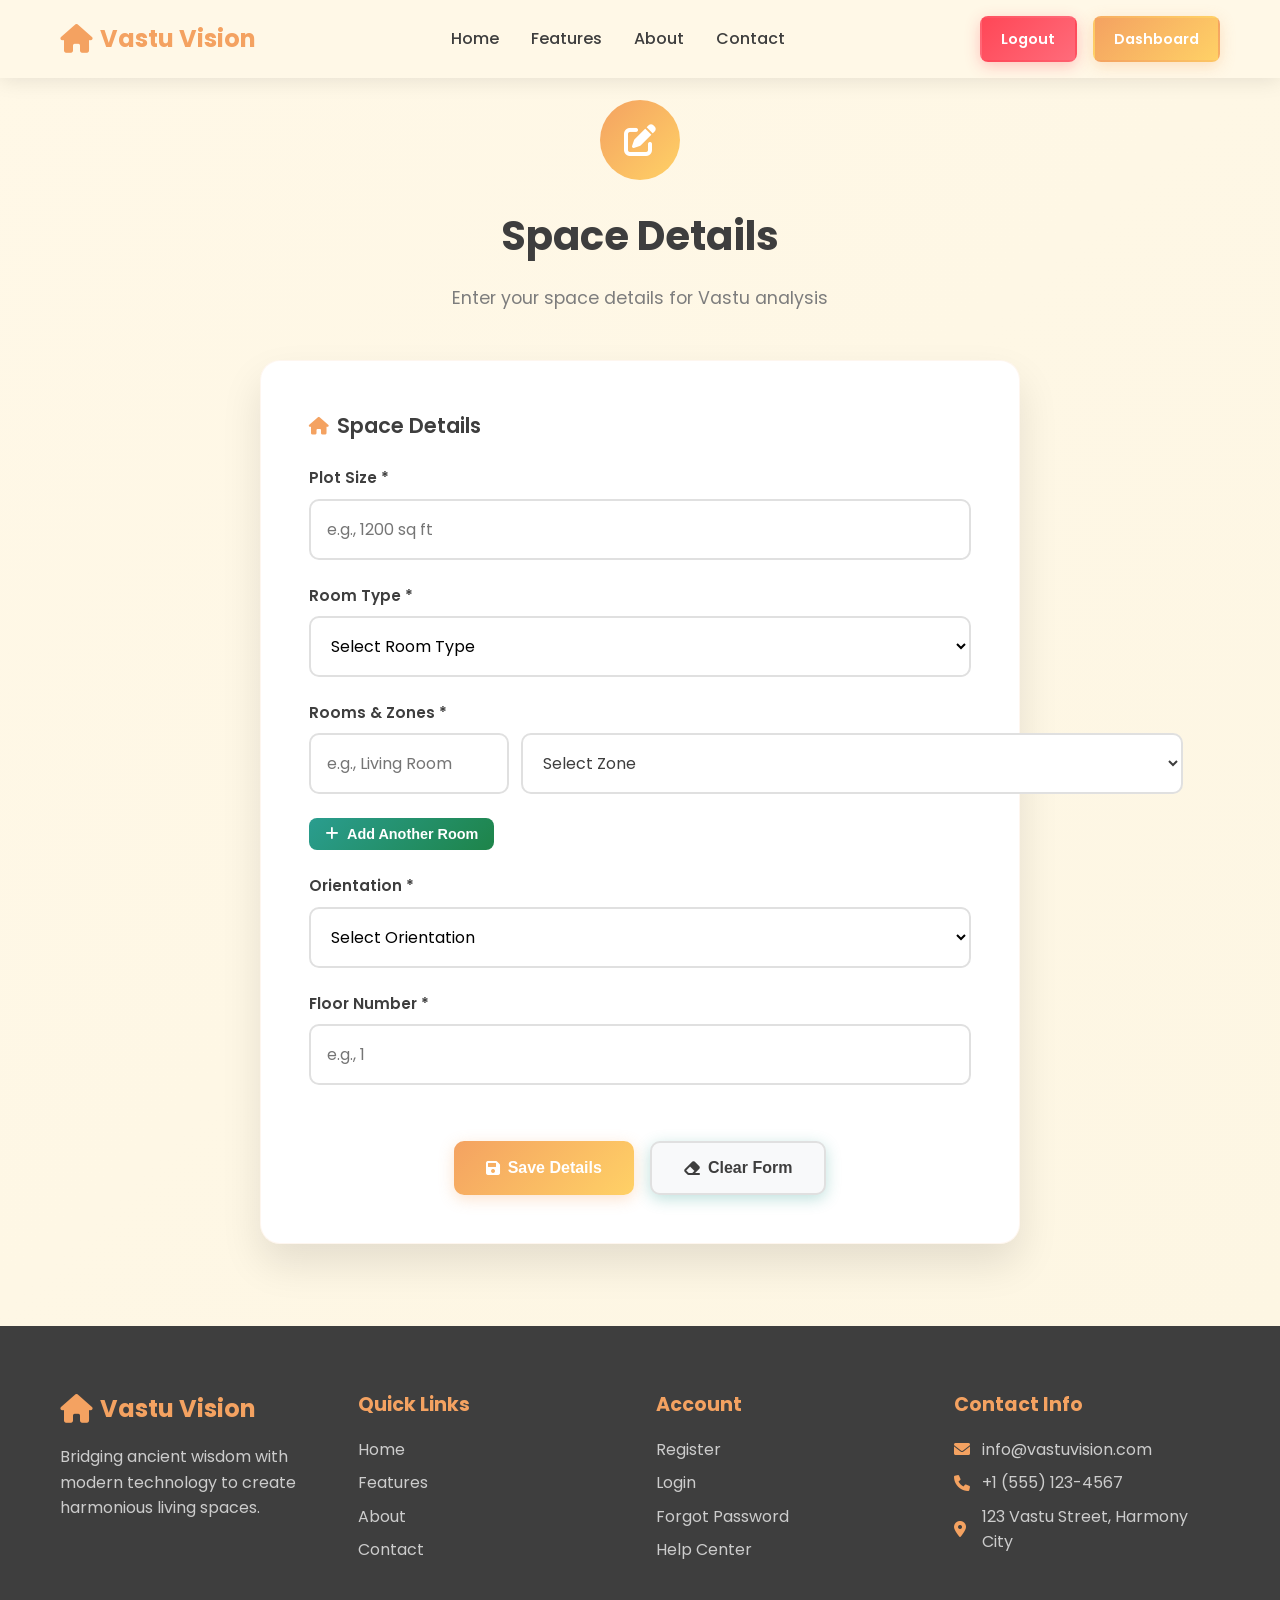
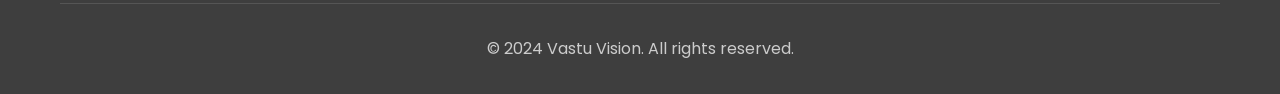
<file: space.html>
<!DOCTYPE html>
<html lang="en">
<head>
    <meta charset="UTF-8">
    <meta name="viewport" content="width=device-width, initial-scale=1.0">
    <title>Space Details - Vastu Vision</title>
    <link rel="stylesheet" href="styles.css">
    <link rel="stylesheet" href="space-styles.css">
    <link href="https://fonts.googleapis.com/css2?family=Poppins:wght@300;400;500;600;700&display=swap" rel="stylesheet">
    <link rel="stylesheet" href="https://cdnjs.cloudflare.com/ajax/libs/font-awesome/6.0.0/css/all.min.css">
</head>
<body>
    <!-- Navigation -->
    <nav class="navbar">
        <div class="nav-container">
            <div class="nav-logo">
                <i class="fas fa-home"></i>
                <span>Vastu Vision</span>
            </div>
            <ul class="nav-menu">
                <li><a href="index.html">Home</a></li>
                <li><a href="index.html#features">Features</a></li>
                <li><a href="index.html#about">About</a></li>
                <li><a href="index.html#contact">Contact</a></li>
            </ul>
            <div class="nav-buttons">
                <a href="logout.html" class="btn-logout">Logout</a>
                <a href="dashboard.html" class="btn-dashboard">Dashboard</a>
            </div>
            <div class="nav-toggle">
                <span></span>
                <span></span>
                <span></span>
            </div>
        </div>
    </nav>

    <!-- Space Details Section -->
    <section class="space-section">
        <div class="space-container">
            <div class="space-header">
                <div class="space-icon">
                    <i class="fas fa-edit"></i>
                </div>
                <h1>Space Details</h1>
                <p>Enter your space details for Vastu analysis</p>
            </div>

            <div class="space-form-container">
                <form class="space-form" id="spaceForm">
                    <div class="form-section">
                        <h3><i class="fas fa-home"></i> Space Details</h3>
                        
                        <div class="form-group">
                            <label for="plotSize">Plot Size *</label>
                            <input type="text" id="plotSize" name="plotSize" required placeholder="e.g., 1200 sq ft">
                            <span class="error-message" id="plotSizeError"></span>
                        </div>

                        <div class="form-group">
                            <label for="roomType">Room Type *</label>
                            <select id="roomType" name="roomType" required>
                                <option value="">Select Room Type</option>
                                <option value="1bhk">1 BHK</option>
                                <option value="2bhk">2 BHK</option>
                                <option value="3bhk">3 BHK</option>
                                <option value="4bhk">4 BHK</option>
                                <option value="5bhk">5 BHK</option>
                                <option value="studio">Studio</option>
                                <option value="duplex">Duplex</option>
                                <option value="penthouse">Penthouse</option>
                            </select>
                            <span class="error-message" id="roomTypeError"></span>
                        </div>

                        <div class="form-group">
                            <label for="roomNames">Rooms & Zones *</label>
                            <div class="room-names-container" id="roomNamesContainer">
                                <div class="room-name-item">
                                    <div class="room-input-wrapper">
                                        <input type="text" name="roomNames[]" required placeholder="e.g., Living Room" class="room-name-input">
                                        <select name="roomZones[]" required class="room-zone-select">
                                            <option value="">Select Zone</option>
                                            <option value="north">North</option>
                                            <option value="northeast">Northeast</option>
                                            <option value="east">East</option>
                                            <option value="southeast">Southeast</option>
                                            <option value="south">South</option>
                                            <option value="southwest">Southwest</option>
                                            <option value="west">West</option>
                                            <option value="northwest">Northwest</option>
                                            <option value="center">Center</option>
                                        </select>
                                    </div>
                                    <button type="button" class="remove-room" onclick="removeRoomName(this)" style="display: none;">
                                        <i class="fas fa-times"></i>
                                    </button>
                                </div>
                            </div>
                            <button type="button" class="btn-add-room" onclick="addRoomName()">
                                <i class="fas fa-plus"></i>
                                Add Another Room
                            </button>
                            <span class="error-message" id="roomNamesError"></span>
                        </div>

                        <div class="form-group">
                            <label for="orientation">Orientation *</label>
                            <select id="orientation" name="orientation" required>
                                <option value="">Select Orientation</option>
                                <option value="north-facing">North Facing</option>
                                <option value="northeast-facing">Northeast Facing</option>
                                <option value="east-facing">East Facing</option>
                                <option value="southeast-facing">Southeast Facing</option>
                                <option value="south-facing">South Facing</option>
                                <option value="southwest-facing">Southwest Facing</option>
                                <option value="west-facing">West Facing</option>
                                <option value="northwest-facing">Northwest Facing</option>
                            </select>
                            <span class="error-message" id="orientationError"></span>
                        </div>

                        <div class="form-group">
                            <label for="floorNumber">Floor Number *</label>
                            <input type="number" id="floorNumber" name="floorNumber" required placeholder="e.g., 1" min="0" max="100">
                            <span class="error-message" id="floorNumberError"></span>
                        </div>
                    </div>

                    <div class="form-actions">
                        <button type="submit" class="btn-primary large">
                            <i class="fas fa-save"></i>
                            Save Details
                        </button>
                        <button type="button" class="btn-secondary" onclick="clearForm()">
                            <i class="fas fa-eraser"></i>
                            Clear Form
                        </button>
                    </div>
                </form>
            </div>

            <!-- Saved Data Display -->
            <div class="saved-data" id="savedData" style="display: none;">
                <h3><i class="fas fa-check-circle"></i> Saved Data</h3>
                <div class="data-display" id="dataDisplay"></div>
            </div>
        </div>
    </section>

    <!-- Footer -->
    <footer class="footer">
        <div class="container">
            <div class="footer-content">
                <div class="footer-section">
                    <div class="footer-logo">
                        <i class="fas fa-home"></i>
                        <span>Vastu Vision</span>
                    </div>
                    <p>Bridging ancient wisdom with modern technology to create harmonious living spaces.</p>
                </div>
                <div class="footer-section">
                    <h4>Quick Links</h4>
                    <ul>
                        <li><a href="index.html">Home</a></li>
                        <li><a href="index.html#features">Features</a></li>
                        <li><a href="index.html#about">About</a></li>
                        <li><a href="index.html#contact">Contact</a></li>
                    </ul>
                </div>
                <div class="footer-section">
                    <h4>Account</h4>
                    <ul>
                        <li><a href="register.html">Register</a></li>
                        <li><a href="login.html">Login</a></li>
                        <li><a href="#">Forgot Password</a></li>
                        <li><a href="#">Help Center</a></li>
                    </ul>
                </div>
                <div class="footer-section">
                    <h4>Contact Info</h4>
                    <div class="contact-info">
                        <p><i class="fas fa-envelope"></i> info@vastuvision.com</p>
                        <p><i class="fas fa-phone"></i> +1 (555) 123-4567</p>
                        <p><i class="fas fa-map-marker-alt"></i> 123 Vastu Street, Harmony City</p>
                    </div>
                </div>
            </div>
            <div class="footer-bottom">
                <p>&copy; 2024 Vastu Vision. All rights reserved.</p>
            </div>
        </div>
    </footer>

    <script src="script.js"></script>
    <script src="space-script.js"></script>
</body>
</html>
</file>
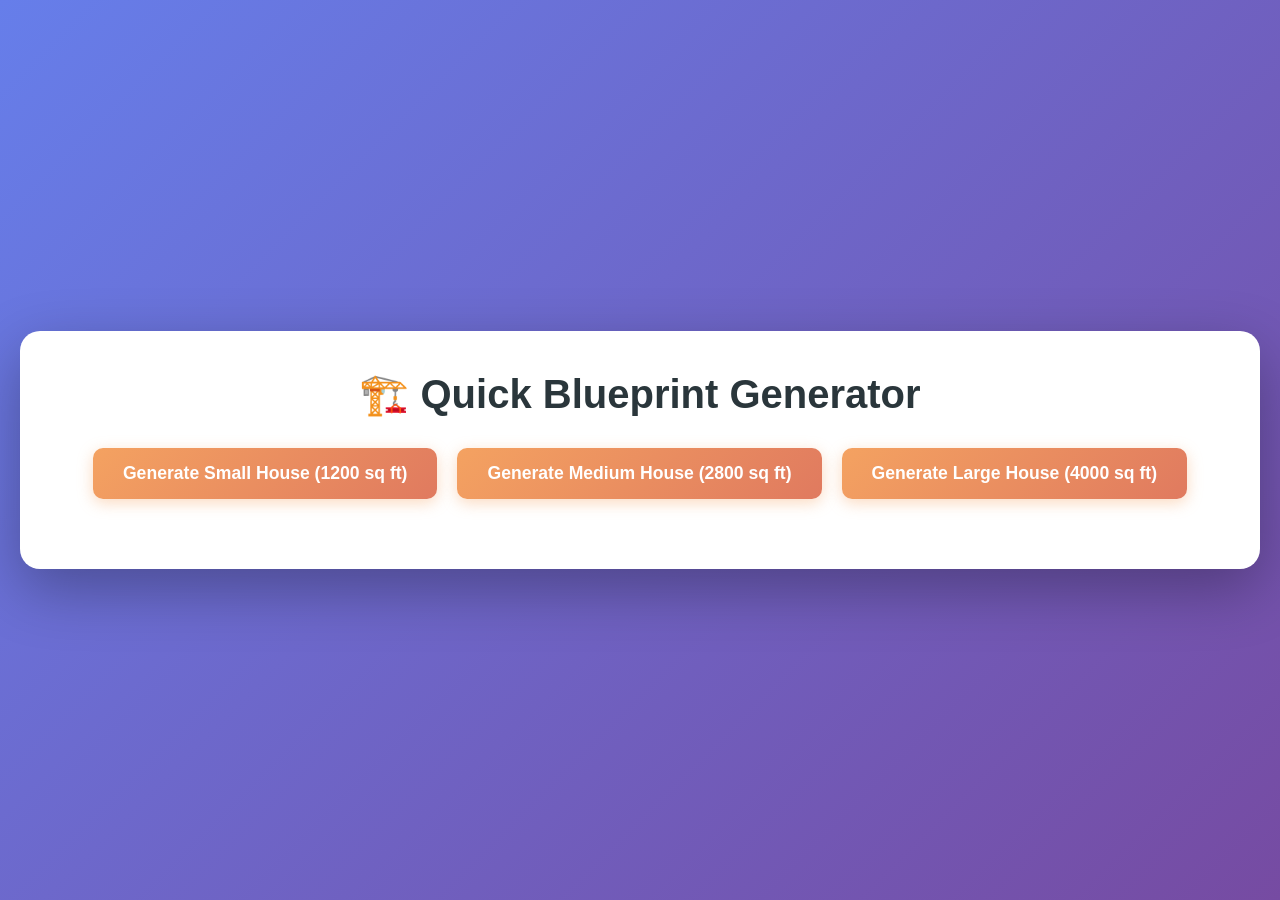
<file: TEST_BLUEPRINTS.html>
<!DOCTYPE html>
<html lang="en">
<head>
    <meta charset="UTF-8">
    <meta name="viewport" content="width=device-width, initial-scale=1.0">
    <title>🏗️ Quick Blueprint Test</title>
    <style>
        * {
            margin: 0;
            padding: 0;
            box-sizing: border-box;
        }
        
        body {
            font-family: 'Segoe UI', Tahoma, Geneva, Verdana, sans-serif;
            background: linear-gradient(135deg, #667eea 0%, #764ba2 100%);
            min-height: 100vh;
            display: flex;
            justify-content: center;
            align-items: center;
            padding: 20px;
        }
        
        .container {
            background: white;
            border-radius: 20px;
            padding: 40px;
            box-shadow: 0 20px 60px rgba(0,0,0,0.3);
            max-width: 1400px;
            width: 100%;
        }
        
        h1 {
            text-align: center;
            color: #2A363B;
            margin-bottom: 30px;
            font-size: 2.5em;
        }
        
        .button-group {
            display: flex;
            gap: 20px;
            justify-content: center;
            margin-bottom: 30px;
            flex-wrap: wrap;
        }
        
        button {
            background: linear-gradient(135deg, #F4A261 0%, #E07A5F 100%);
            color: white;
            border: none;
            padding: 15px 30px;
            border-radius: 10px;
            font-size: 1.1em;
            font-weight: bold;
            cursor: pointer;
            transition: all 0.3s;
            box-shadow: 0 4px 15px rgba(244, 162, 97, 0.4);
        }
        
        button:hover {
            transform: translateY(-2px);
            box-shadow: 0 6px 20px rgba(244, 162, 97, 0.6);
        }
        
        button:disabled {
            background: #ccc;
            cursor: not-allowed;
            transform: none;
        }
        
        #loading {
            display: none;
            text-align: center;
            padding: 40px;
            font-size: 1.5em;
            color: #667eea;
        }
        
        .spinner {
            border: 5px solid #f3f3f3;
            border-top: 5px solid #667eea;
            border-radius: 50%;
            width: 60px;
            height: 60px;
            animation: spin 1s linear infinite;
            margin: 20px auto;
        }
        
        @keyframes spin {
            0% { transform: rotate(0deg); }
            100% { transform: rotate(360deg); }
        }
        
        #results {
            display: none;
        }
        
        .blueprints-grid {
            display: grid;
            grid-template-columns: repeat(auto-fit, minmax(400px, 1fr));
            gap: 30px;
            margin-top: 30px;
        }
        
        .blueprint-card {
            background: #f8f9fa;
            border-radius: 15px;
            padding: 20px;
            box-shadow: 0 4px 15px rgba(0,0,0,0.1);
            transition: transform 0.3s;
        }
        
        .blueprint-card:hover {
            transform: translateY(-5px);
            box-shadow: 0 8px 25px rgba(0,0,0,0.15);
        }
        
        .blueprint-card h3 {
            color: #2A363B;
            margin-bottom: 15px;
            text-align: center;
        }
        
        .blueprint-card img {
            width: 100%;
            border-radius: 10px;
            border: 2px solid #ddd;
        }
        
        .success-message {
            background: #d4edda;
            color: #155724;
            padding: 15px;
            border-radius: 10px;
            text-align: center;
            margin-bottom: 20px;
            border: 2px solid #c3e6cb;
        }
    </style>
</head>
<body>
    <div class="container">
        <h1>🏗️ Quick Blueprint Generator</h1>
        
        <div class="button-group">
            <button onclick="generateBlueprints('small')">Generate Small House (1200 sq ft)</button>
            <button onclick="generateBlueprints('medium')">Generate Medium House (2800 sq ft)</button>
            <button onclick="generateBlueprints('large')">Generate Large House (4000 sq ft)</button>
        </div>
        
        <div id="loading">
            <div class="spinner"></div>
            <p>🎨 Generating Professional Blueprints...</p>
            <p style="font-size: 0.9em; color: #666; margin-top: 10px;">
                Creating 3 complete floor plans with all rooms filled!
            </p>
        </div>
        
        <div id="results"></div>
    </div>

    <script>
        async function generateBlueprints(size) {
            const loading = document.getElementById('loading');
            const results = document.getElementById('results');
            
            // Show loading
            loading.style.display = 'block';
            results.style.display = 'none';
            
            // Disable all buttons
            document.querySelectorAll('button').forEach(btn => btn.disabled = true);
            
            // Prepare data based on size
            const sizeMap = {
                'small': { plotSize: '1200', roomType: '1bhk' },
                'medium': { plotSize: '2800', roomType: '2bhk' },
                'large': { plotSize: '4000', roomType: '3bhk' }
            };
            
            const data = {
                ...sizeMap[size],
                orientation: 'north-facing',
                floorNumber: '1',
                rooms: []
            };
            
            try {
                console.log('📤 Sending request:', data);
                
                const response = await fetch('http://localhost:5002/generate_blueprints', {
                    method: 'POST',
                    headers: {
                        'Content-Type': 'application/json',
                    },
                    body: JSON.stringify(data)
                });
                
                if (!response.ok) {
                    throw new Error(`Server error: ${response.status}`);
                }
                
                const result = await response.json();
                console.log('📥 Received response:', result);
                
                if (result.success && result.blueprints) {
                    displayBlueprints(result.blueprints);
                } else {
                    throw new Error(result.message || 'Failed to generate blueprints');
                }
                
            } catch (error) {
                console.error('❌ Error:', error);
                results.innerHTML = `
                    <div style="background: #f8d7da; color: #721c24; padding: 20px; border-radius: 10px; text-align: center;">
                        <h3>⚠️ Error Generating Blueprints</h3>
                        <p>${error.message}</p>
                        <p style="font-size: 0.9em; margin-top: 10px;">
                            Make sure the blueprint server is running on port 5002
                        </p>
                    </div>
                `;
                results.style.display = 'block';
            } finally {
                loading.style.display = 'none';
                document.querySelectorAll('button').forEach(btn => btn.disabled = false);
            }
        }
        
        function displayBlueprints(blueprints) {
            const results = document.getElementById('results');
            
            const titles = [
                '🏛️ Optimal Vastu Layout',
                '🏢 Modern Functional Layout',
                '🏠 Compact Efficient Layout'
            ];
            
            let html = `
                <div class="success-message">
                    <h3>✅ Successfully Generated ${blueprints.length} Professional Blueprints!</h3>
                    <p>All rooms are filled with complete layouts - NO blank spaces!</p>
                </div>
                <div class="blueprints-grid">
            `;
            
            blueprints.forEach((blueprint, index) => {
                html += `
                    <div class="blueprint-card">
                        <h3>${titles[index] || `Blueprint ${index + 1}`}</h3>
                        <img src="data:image/png;base64,${blueprint}" alt="Blueprint ${index + 1}">
                        <button onclick="downloadBlueprint('${blueprint}', '${titles[index]}')">
                            📥 Download
                        </button>
                    </div>
                `;
            });
            
            html += '</div>';
            results.innerHTML = html;
            results.style.display = 'block';
        }
        
        function downloadBlueprint(base64Data, title) {
            const link = document.createElement('a');
            link.href = 'data:image/png;base64,' + base64Data;
            link.download = title.replace(/[^a-z0-9]/gi, '_') + '.png';
            link.click();
        }
    </script>
</body>
</html>
</file>
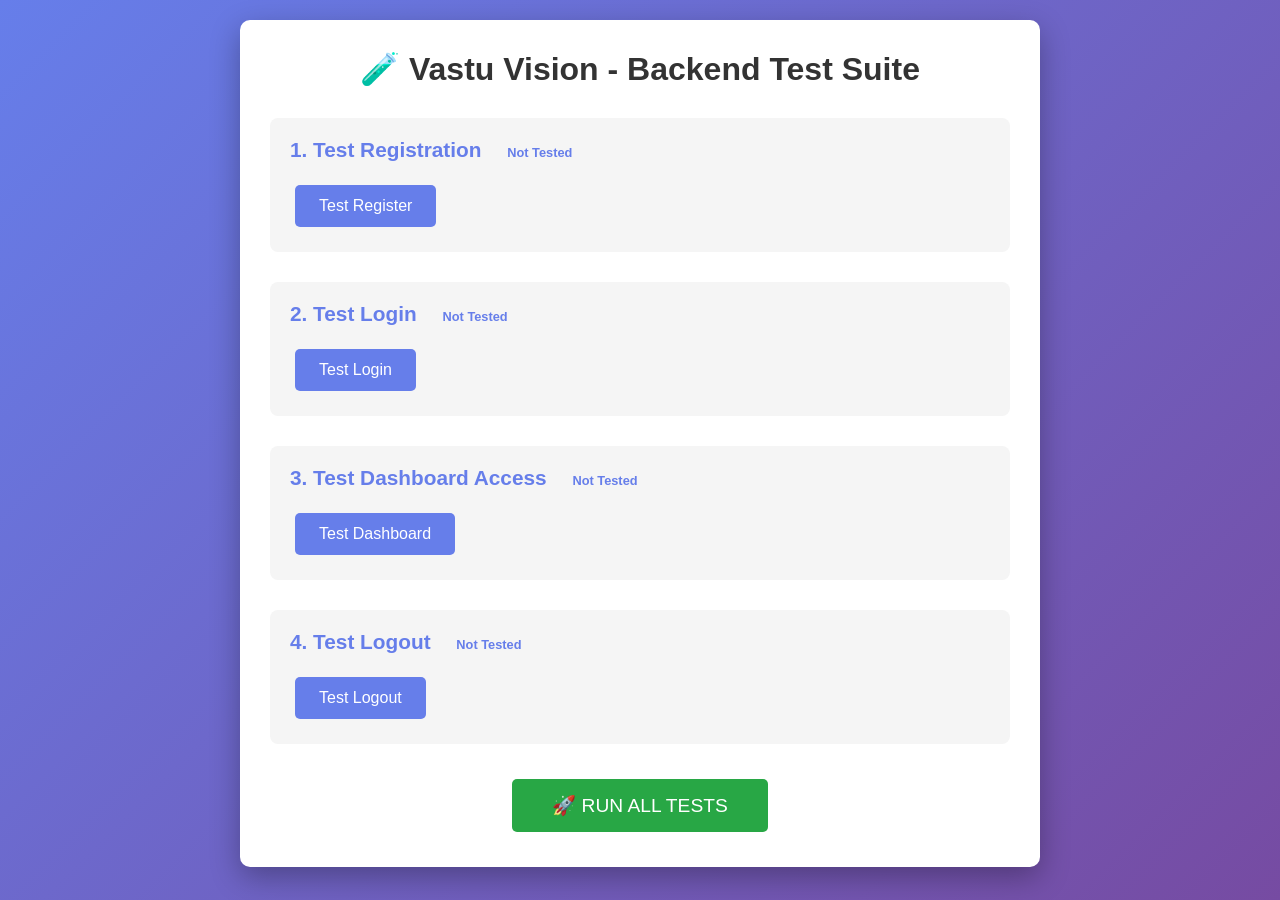
<file: TEST_EVERYTHING.html>
<!DOCTYPE html>
<html lang="en">
<head>
    <meta charset="UTF-8">
    <meta name="viewport" content="width=device-width, initial-scale=1.0">
    <title>Backend Test - Vastu Vision</title>
    <style>
        * {
            margin: 0;
            padding: 0;
            box-sizing: border-box;
        }
        
        body {
            font-family: Arial, sans-serif;
            background: linear-gradient(135deg, #667eea 0%, #764ba2 100%);
            padding: 20px;
            min-height: 100vh;
        }
        
        .container {
            max-width: 800px;
            margin: 0 auto;
            background: white;
            border-radius: 10px;
            padding: 30px;
            box-shadow: 0 10px 30px rgba(0,0,0,0.3);
        }
        
        h1 {
            color: #333;
            margin-bottom: 30px;
            text-align: center;
        }
        
        .test-section {
            margin-bottom: 30px;
            padding: 20px;
            background: #f5f5f5;
            border-radius: 8px;
        }
        
        .test-section h2 {
            color: #667eea;
            margin-bottom: 15px;
            font-size: 1.3rem;
        }
        
        button {
            background: #667eea;
            color: white;
            border: none;
            padding: 12px 24px;
            border-radius: 5px;
            cursor: pointer;
            font-size: 1rem;
            margin: 5px;
            transition: all 0.3s;
        }
        
        button:hover {
            background: #764ba2;
            transform: translateY(-2px);
        }
        
        .result {
            margin-top: 15px;
            padding: 15px;
            border-radius: 5px;
            font-family: monospace;
            font-size: 0.9rem;
            white-space: pre-wrap;
            word-wrap: break-word;
        }
        
        .success {
            background: #d4edda;
            border: 1px solid #c3e6cb;
            color: #155724;
        }
        
        .error {
            background: #f8d7da;
            border: 1px solid #f5c6cb;
            color: #721c24;
        }
        
        .info {
            background: #d1ecf1;
            border: 1px solid #bee5eb;
            color: #0c5460;
        }
        
        .status {
            display: inline-block;
            padding: 5px 10px;
            border-radius: 3px;
            font-size: 0.8rem;
            font-weight: bold;
            margin-left: 10px;
        }
        
        .status.pass {
            background: #28a745;
            color: white;
        }
        
        .status.fail {
            background: #dc3545;
            color: white;
        }
    </style>
</head>
<body>
    <div class="container">
        <h1>🧪 Vastu Vision - Backend Test Suite</h1>
        
        <!-- Test 1: Register -->
        <div class="test-section">
            <h2>1. Test Registration <span class="status" id="status1">Not Tested</span></h2>
            <button onclick="testRegister()">Test Register</button>
            <div id="result1" class="result" style="display:none;"></div>
        </div>
        
        <!-- Test 2: Login -->
        <div class="test-section">
            <h2>2. Test Login <span class="status" id="status2">Not Tested</span></h2>
            <button onclick="testLogin()">Test Login</button>
            <div id="result2" class="result" style="display:none;"></div>
        </div>
        
        <!-- Test 3: Dashboard Access -->
        <div class="test-section">
            <h2>3. Test Dashboard Access <span class="status" id="status3">Not Tested</span></h2>
            <button onclick="testDashboard()">Test Dashboard</button>
            <div id="result3" class="result" style="display:none;"></div>
        </div>
        
        <!-- Test 4: Logout -->
        <div class="test-section">
            <h2>4. Test Logout <span class="status" id="status4">Not Tested</span></h2>
            <button onclick="testLogout()">Test Logout</button>
            <div id="result4" class="result" style="display:none;"></div>
        </div>
        
        <!-- Test All -->
        <div style="text-align: center; margin-top: 30px;">
            <button onclick="testAll()" style="background: #28a745; font-size: 1.2rem; padding: 15px 40px;">
                🚀 RUN ALL TESTS
            </button>
        </div>
    </div>
    
    <script>
        const testEmail = 'test' + Date.now() + '@example.com';
        const testPassword = 'Test@123456';
        
        async function testRegister() {
            const resultDiv = document.getElementById('result1');
            const statusDiv = document.getElementById('status1');
            resultDiv.style.display = 'block';
            resultDiv.className = 'result info';
            resultDiv.textContent = 'Testing registration...';
            
            try {
                const response = await fetch('register_process.php', {
                    method: 'POST',
                    headers: {
                        'Content-Type': 'application/json'
                    },
                    body: JSON.stringify({
                        firstName: 'Test',
                        lastName: 'User',
                        email: testEmail,
                        phone: '9876543210',
                        gender: 'male',
                        dateOfBirth: '2000-01-01',
                        password: testPassword,
                        confirmPassword: testPassword
                    })
                });
                
                const result = await response.json();
                
                if (result.success) {
                    resultDiv.className = 'result success';
                    resultDiv.textContent = '✅ PASS: ' + JSON.stringify(result, null, 2);
                    statusDiv.className = 'status pass';
                    statusDiv.textContent = 'PASS';
                } else {
                    resultDiv.className = 'result error';
                    resultDiv.textContent = '❌ FAIL: ' + JSON.stringify(result, null, 2);
                    statusDiv.className = 'status fail';
                    statusDiv.textContent = 'FAIL';
                }
            } catch (error) {
                resultDiv.className = 'result error';
                resultDiv.textContent = '❌ ERROR: ' + error.message;
                statusDiv.className = 'status fail';
                statusDiv.textContent = 'FAIL';
            }
        }
        
        async function testLogin() {
            const resultDiv = document.getElementById('result2');
            const statusDiv = document.getElementById('status2');
            resultDiv.style.display = 'block';
            resultDiv.className = 'result info';
            resultDiv.textContent = 'Testing login...';
            
            try {
                const response = await fetch('login_process.php', {
                    method: 'POST',
                    headers: {
                        'Content-Type': 'application/json'
                    },
                    body: JSON.stringify({
                        email: testEmail,
                        password: testPassword,
                        rememberMe: false
                    })
                });
                
                const result = await response.json();
                
                if (result.success) {
                    resultDiv.className = 'result success';
                    resultDiv.textContent = '✅ PASS: ' + JSON.stringify(result, null, 2);
                    statusDiv.className = 'status pass';
                    statusDiv.textContent = 'PASS';
                } else {
                    resultDiv.className = 'result error';
                    resultDiv.textContent = '❌ FAIL: ' + JSON.stringify(result, null, 2);
                    statusDiv.className = 'status fail';
                    statusDiv.textContent = 'FAIL';
                }
            } catch (error) {
                resultDiv.className = 'result error';
                resultDiv.textContent = '❌ ERROR: ' + error.message;
                statusDiv.className = 'status fail';
                statusDiv.textContent = 'FAIL';
            }
        }
        
        async function testDashboard() {
            const resultDiv = document.getElementById('result3');
            const statusDiv = document.getElementById('status3');
            resultDiv.style.display = 'block';
            resultDiv.className = 'result info';
            resultDiv.textContent = 'Testing dashboard access...';
            
            try {
                const response = await fetch('dashboard.php');
                const text = await response.text();
                
                if (text.includes('Dashboard') || text.includes('Vastu Vision')) {
                    resultDiv.className = 'result success';
                    resultDiv.textContent = '✅ PASS: Dashboard accessible\nResponse length: ' + text.length + ' bytes';
                    statusDiv.className = 'status pass';
                    statusDiv.textContent = 'PASS';
                } else {
                    resultDiv.className = 'result error';
                    resultDiv.textContent = '❌ FAIL: Dashboard not accessible';
                    statusDiv.className = 'status fail';
                    statusDiv.textContent = 'FAIL';
                }
            } catch (error) {
                resultDiv.className = 'result error';
                resultDiv.textContent = '❌ ERROR: ' + error.message;
                statusDiv.className = 'status fail';
                statusDiv.textContent = 'FAIL';
            }
        }
        
        async function testLogout() {
            const resultDiv = document.getElementById('result4');
            const statusDiv = document.getElementById('status4');
            resultDiv.style.display = 'block';
            resultDiv.className = 'result info';
            resultDiv.textContent = 'Testing logout...';
            
            try {
                const response = await fetch('logout.php');
                
                if (response.ok || response.redirected) {
                    resultDiv.className = 'result success';
                    resultDiv.textContent = '✅ PASS: Logout successful\nRedirected to: ' + response.url;
                    statusDiv.className = 'status pass';
                    statusDiv.textContent = 'PASS';
                } else {
                    resultDiv.className = 'result error';
                    resultDiv.textContent = '❌ FAIL: Logout failed';
                    statusDiv.className = 'status fail';
                    statusDiv.textContent = 'FAIL';
                }
            } catch (error) {
                resultDiv.className = 'result error';
                resultDiv.textContent = '❌ ERROR: ' + error.message;
                statusDiv.className = 'status fail';
                statusDiv.textContent = 'FAIL';
            }
        }
        
        async function testAll() {
            await testRegister();
            await new Promise(resolve => setTimeout(resolve, 1000));
            await testLogin();
            await new Promise(resolve => setTimeout(resolve, 1000));
            await testDashboard();
            await new Promise(resolve => setTimeout(resolve, 1000));
            await testLogout();
        }
    </script>
</body>
</html>
</file>
<file: styles.css>
/* Reset and Base Styles */
* {
    margin: 0;
    padding: 0;
    box-sizing: border-box;
}

body {
    font-family: 'Poppins', sans-serif;
    line-height: 1.6;
    color: #3E3E3E;
    background-color: #FFF8E7;
}

.container {
    max-width: 1200px;
    margin: 0 auto;
    padding: 0 20px;
}

/* Color Variables */
:root {
    --primary: #F4A261;
    --secondary: #FFF8E7;
    --accent: #FFD166;
    --neutral: #3E3E3E;
    --earth: #EAD7C0;
    --deep-green: #2A9D8F;
    --terracotta: #E07A5F;
    --muted-gray: #7D7D7D;
    --white: #ffffff;
}

/* Navigation */
.navbar {
    background: rgba(255, 248, 231, 0.95);
    backdrop-filter: blur(10px);
    position: fixed;
    top: 0;
    width: 100%;
    z-index: 1000;
    padding: 1rem 0;
    box-shadow: 0 2px 20px rgba(0, 0, 0, 0.1);
}

.nav-container {
    max-width: 1200px;
    margin: 0 auto;
    padding: 0 20px;
    display: flex;
    justify-content: space-between;
    align-items: center;
}

.nav-logo {
    display: flex;
    align-items: center;
    font-size: 1.5rem;
    font-weight: 700;
    color: var(--primary);
}

.nav-logo i {
    margin-right: 0.5rem;
    font-size: 1.8rem;
}

.nav-menu {
    display: flex;
    list-style: none;
    gap: 2rem;
}

.nav-menu a {
    text-decoration: none;
    color: var(--neutral);
    font-weight: 500;
    transition: color 0.3s ease;
}

.nav-menu a:hover {
    color: var(--primary);
}

.nav-buttons {
    display: flex;
    gap: 1rem;
    align-items: center;
}

.btn-login, .btn-register {
    padding: 0.75rem 1.5rem;
    border-radius: 25px;
    font-weight: 600;
    font-size: 0.95rem;
    text-decoration: none;
    transition: all 0.3s ease;
    display: inline-flex;
    align-items: center;
    gap: 0.5rem;
}

.btn-login {
    background: transparent;
    color: var(--neutral);
    border: 2px solid var(--neutral);
}

.btn-login:hover {
    background: var(--neutral);
    color: white;
    transform: translateY(-2px);
}

.btn-register {
    background: var(--primary);
    color: white;
    border: 2px solid var(--primary);
    box-shadow: 0 4px 15px rgba(244, 162, 97, 0.3);
}

.btn-logout {
    background: linear-gradient(135deg, #ff4757, #ff6b7a);
    color: white;
    padding: 0.6rem 1.2rem;
    border-radius: 8px;
    text-decoration: none;
    font-weight: 600;
    font-size: 0.9rem;
    transition: all 0.3s ease;
    display: inline-flex;
    align-items: center;
    gap: 0.5rem;
    border: 2px solid transparent;
    box-shadow: 0 4px 15px rgba(255, 71, 87, 0.3);
}

.btn-logout:hover {
    transform: translateY(-2px);
    box-shadow: 0 6px 20px rgba(255, 71, 87, 0.4);
}

.btn-dashboard {
    background: linear-gradient(135deg, var(--primary), var(--accent));
    color: white;
    padding: 0.6rem 1.2rem;
    border-radius: 8px;
    text-decoration: none;
    font-weight: 600;
    font-size: 0.9rem;
    transition: all 0.3s ease;
    display: inline-flex;
    align-items: center;
    gap: 0.5rem;
    border: 2px solid transparent;
    box-shadow: 0 4px 15px rgba(244, 162, 97, 0.3);
}

.btn-dashboard:hover {
    transform: translateY(-2px);
    box-shadow: 0 6px 20px rgba(244, 162, 97, 0.4);
}

.nav-toggle {
    display: none;
    flex-direction: column;
    cursor: pointer;
}

.nav-toggle span {
    width: 25px;
    height: 3px;
    background: var(--neutral);
    margin: 3px 0;
    transition: 0.3s;
}

/* Hero Section */
.hero {
    min-height: 100vh;
    display: flex;
    align-items: center;
    background: linear-gradient(135deg, var(--secondary) 0%, #FDF6E3 100%);
    padding-top: 80px;
}

.hero-container {
    max-width: 1200px;
    margin: 0 auto;
    padding: 0 20px;
    display: grid;
    grid-template-columns: 1fr 1fr;
    gap: 4rem;
    align-items: center;
}

.hero-side-heading {
    margin-bottom: 1rem;
    text-align: left;
}

.hero-side-heading h2 {
    font-size: 1.2rem;
    font-weight: 500;
    color: var(--primary);
    margin: 0;
    letter-spacing: 2px;
    text-transform: uppercase;
}

.hero-side-heading h3 {
    font-size: 2rem;
    font-weight: 600;
    color: var(--accent);
    margin: 0.5rem 0 0 0;
    background: linear-gradient(135deg, #F4A261, #FFD166);
    background-clip: text;
    -webkit-background-clip: text;
    -webkit-text-fill-color: transparent;
}

.hero-title {
    font-size: 3.5rem;
    font-weight: 700;
    line-height: 1.2;
    margin-bottom: 1.5rem;
    color: var(--neutral);
}

.highlight {
    color: #F4A261;
    position: relative;
    font-weight: 600;
    background: linear-gradient(135deg, #F4A261, #FFD166);
    background-clip: text;
    -webkit-background-clip: text;
    -webkit-text-fill-color: transparent;
    animation: highlightGlow 3s ease-in-out infinite alternate;
}

.highlight::after {
    content: '';
    position: absolute;
    bottom: -2px;
    left: 0;
    width: 100%;
    height: 4px;
    background: linear-gradient(135deg, #F4A261, #FFD166);
    border-radius: 3px;
    opacity: 0.8;
    animation: highlightUnderline 3s ease-in-out infinite alternate;
}

@keyframes highlightGlow {
    0% {
        filter: brightness(1);
    }
    100% {
        filter: brightness(1.2);
    }
}

@keyframes highlightUnderline {
    0% {
        opacity: 0.6;
        transform: scaleX(0.95);
    }
    100% {
        opacity: 0.9;
        transform: scaleX(1.05);
    }
}

.hero-description {
    font-size: 1.2rem;
    color: var(--muted-gray);
    margin-bottom: 2rem;
    line-height: 1.8;
}

.hero-buttons {
    display: flex;
    gap: 1rem;
    flex-wrap: wrap;
}

.btn-primary, .btn-secondary, .btn-outline {
    padding: 1rem 2rem;
    border: none;
    border-radius: 50px;
    font-weight: 600;
    font-size: 1rem;
    cursor: pointer;
    transition: all 0.3s ease;
    display: flex;
    align-items: center;
    gap: 0.5rem;
    text-decoration: none;
}

.btn-primary {
    background: var(--primary);
    color: white;
    box-shadow: 0 4px 15px rgba(244, 162, 97, 0.3);
}

.btn-primary:hover {
    transform: translateY(-2px);
    box-shadow: 0 6px 20px rgba(244, 162, 97, 0.4);
}

.btn-secondary {
    background: var(--deep-green);
    color: white;
    box-shadow: 0 4px 15px rgba(42, 157, 143, 0.3);
}

.btn-secondary:hover {
    transform: translateY(-2px);
    box-shadow: 0 6px 20px rgba(42, 157, 143, 0.4);
}

.btn-outline {
    background: transparent;
    color: var(--primary);
    border: 2px solid var(--primary);
}

.btn-outline:hover {
    background: var(--primary);
    color: white;
}

.btn-primary.large, .btn-outline.large {
    padding: 1.2rem 2.5rem;
    font-size: 1.1rem;
}

/* Hero Visual */
.hero-visual {
    display: flex;
    justify-content: center;
    align-items: center;
}

.vastu-mandala {
    position: relative;
    width: 300px;
    height: 300px;
    display: flex;
    justify-content: center;
    align-items: center;
}

.mandala-center {
    width: 80px;
    height: 80px;
    background: var(--primary);
    border-radius: 50%;
    display: flex;
    justify-content: center;
    align-items: center;
    color: white;
    font-size: 2rem;
    z-index: 3;
    animation: pulse 2s infinite;
}

.mandala-rings {
    position: absolute;
    width: 100%;
    height: 100%;
}

.ring {
    position: absolute;
    border: 3px solid var(--accent);
    border-radius: 50%;
    animation: rotate 20s linear infinite;
}

.ring-1 {
    width: 120px;
    height: 120px;
    top: 50%;
    left: 50%;
    transform: translate(-50%, -50%);
    animation-duration: 15s;
}

.ring-2 {
    width: 200px;
    height: 200px;
    top: 50%;
    left: 50%;
    transform: translate(-50%, -50%);
    animation-duration: 20s;
    animation-direction: reverse;
}

.ring-3 {
    width: 280px;
    height: 280px;
    top: 50%;
    left: 50%;
    transform: translate(-50%, -50%);
    animation-duration: 25s;
}

@keyframes pulse {
    0%, 100% { transform: scale(1); }
    50% { transform: scale(1.1); }
}

@keyframes rotate {
    from { transform: translate(-50%, -50%) rotate(0deg); }
    to { transform: translate(-50%, -50%) rotate(360deg); }
}

/* Features Section */
.features {
    padding: 6rem 0;
    background: var(--earth);
}

.section-header {
    text-align: center;
    margin-bottom: 4rem;
}

.section-header h2 {
    font-size: 2.5rem;
    font-weight: 700;
    color: var(--neutral);
    margin-bottom: 1rem;
}

.section-header p {
    font-size: 1.2rem;
    color: var(--muted-gray);
    max-width: 600px;
    margin: 0 auto;
}

.features-grid {
    display: grid;
    grid-template-columns: repeat(auto-fit, minmax(350px, 1fr));
    gap: 2rem;
}

.feature-card {
    background: white;
    padding: 2.5rem;
    border-radius: 20px;
    text-align: center;
    box-shadow: 0 10px 30px rgba(0, 0, 0, 0.1);
    transition: transform 0.3s ease, box-shadow 0.3s ease;
    border: 1px solid rgba(244, 162, 97, 0.1);
}

.feature-card:hover {
    transform: translateY(-10px);
    box-shadow: 0 20px 40px rgba(0, 0, 0, 0.15);
}

.feature-icon {
    width: 80px;
    height: 80px;
    background: linear-gradient(135deg, var(--primary), var(--accent));
    border-radius: 50%;
    display: flex;
    justify-content: center;
    align-items: center;
    margin: 0 auto 1.5rem;
    color: white;
    font-size: 2rem;
}

.feature-card h3 {
    font-size: 1.5rem;
    font-weight: 600;
    color: var(--neutral);
    margin-bottom: 1rem;
}

.feature-card p {
    color: var(--muted-gray);
    line-height: 1.6;
}

/* About Section */
.about {
    padding: 6rem 0;
    background: white;
}

.about-content {
    display: grid;
    grid-template-columns: 1fr 1fr;
    gap: 4rem;
    align-items: center;
}

.about-text h2 {
    font-size: 2.5rem;
    font-weight: 700;
    color: var(--neutral);
    margin-bottom: 1.5rem;
}

.about-description {
    font-size: 1.1rem;
    color: var(--muted-gray);
    line-height: 1.8;
    margin-bottom: 3rem;
}

.elements-grid {
    display: grid;
    grid-template-columns: repeat(5, 1fr);
    gap: 1rem;
}

.element-item {
    text-align: center;
    padding: 1rem;
    border-radius: 15px;
    background: var(--secondary);
    transition: transform 0.3s ease;
}

.element-item:hover {
    transform: translateY(-5px);
}

.element-icon {
    width: 60px;
    height: 60px;
    border-radius: 50%;
    display: flex;
    justify-content: center;
    align-items: center;
    margin: 0 auto 1rem;
    color: white;
    font-size: 1.5rem;
}

.element-icon.earth { background: #8B4513; }
.element-icon.water { background: #4682B4; }
.element-icon.fire { background: #FF4500; }
.element-icon.air { background: #87CEEB; }
.element-icon.space { background: #9370DB; }

.element-item h4 {
    font-size: 1rem;
    font-weight: 600;
    color: var(--neutral);
    margin-bottom: 0.5rem;
}

.element-item p {
    font-size: 0.9rem;
    color: var(--muted-gray);
}

/* About Visual */
.about-visual {
    display: flex;
    justify-content: center;
    align-items: center;
}

.vastu-diagram {
    position: relative;
    width: 300px;
    height: 300px;
    border: 3px solid var(--primary);
    border-radius: 50%;
    display: flex;
    justify-content: center;
    align-items: center;
}

.diagram-center {
    width: 60px;
    height: 60px;
    background: var(--accent);
    border-radius: 50%;
    display: flex;
    justify-content: center;
    align-items: center;
    color: white;
    font-weight: bold;
}

.center-point {
    width: 20px;
    height: 20px;
    background: white;
    border-radius: 50%;
}

.diagram-directions {
    position: absolute;
    width: 100%;
    height: 100%;
}

.direction {
    position: absolute;
    background: var(--primary);
    color: white;
    padding: 0.5rem 1rem;
    border-radius: 20px;
    font-weight: 600;
    font-size: 0.9rem;
}

.direction.north {
    top: 10px;
    left: 50%;
    transform: translateX(-50%);
}

.direction.south {
    bottom: 10px;
    left: 50%;
    transform: translateX(-50%);
}

.direction.east {
    right: 10px;
    top: 50%;
    transform: translateY(-50%);
}

.direction.west {
    left: 10px;
    top: 50%;
    transform: translateY(-50%);
}

/* CTA Section */
.cta {
    padding: 6rem 0;
    background: linear-gradient(135deg, var(--primary), var(--accent));
    color: white;
    text-align: center;
}

.cta-content h2 {
    font-size: 2.5rem;
    font-weight: 700;
    margin-bottom: 1rem;
}

.cta-content p {
    font-size: 1.2rem;
    margin-bottom: 2rem;
    opacity: 0.9;
}

.cta-buttons {
    display: flex;
    gap: 1rem;
    justify-content: center;
    flex-wrap: wrap;
}

.cta .btn-primary {
    background: white;
    color: var(--primary);
}

.cta .btn-primary:hover {
    background: var(--secondary);
}

.cta .btn-outline {
    border-color: white;
    color: white;
}

.cta .btn-outline:hover {
    background: white;
    color: var(--primary);
}

/* Footer */
.footer {
    background: var(--neutral);
    color: white;
    padding: 4rem 0 2rem;
}

.footer-content {
    display: grid;
    grid-template-columns: repeat(auto-fit, minmax(250px, 1fr));
    gap: 2rem;
    margin-bottom: 2rem;
}

.footer-logo {
    display: flex;
    align-items: center;
    font-size: 1.5rem;
    font-weight: 700;
    color: var(--primary);
    margin-bottom: 1rem;
}

.footer-logo i {
    margin-right: 0.5rem;
    font-size: 1.8rem;
}

.footer-section p {
    color: #ccc;
    margin-bottom: 1rem;
    line-height: 1.6;
}

.footer-section h4 {
    color: var(--primary);
    margin-bottom: 1rem;
    font-size: 1.2rem;
}

.footer-section ul {
    list-style: none;
}

.footer-section ul li {
    margin-bottom: 0.5rem;
}

.footer-section ul li a {
    color: #ccc;
    text-decoration: none;
    transition: color 0.3s ease;
}

.footer-section ul li a:hover {
    color: var(--primary);
}

.social-links {
    display: flex;
    gap: 1rem;
    margin-top: 1rem;
}

.social-links a {
    width: 40px;
    height: 40px;
    background: var(--primary);
    color: white;
    border-radius: 50%;
    display: flex;
    justify-content: center;
    align-items: center;
    text-decoration: none;
    transition: transform 0.3s ease;
}

.social-links a:hover {
    transform: translateY(-3px);
}

.contact-info p {
    display: flex;
    align-items: center;
    margin-bottom: 0.5rem;
}

.contact-info i {
    margin-right: 0.5rem;
    color: var(--primary);
    width: 20px;
}

.footer-bottom {
    border-top: 1px solid #555;
    padding-top: 2rem;
    text-align: center;
    color: #ccc;
}

/* Responsive Design */
@media (max-width: 768px) {
    .nav-menu {
        position: fixed;
        left: -100%;
        top: 70px;
        flex-direction: column;
        background-color: var(--secondary);
        width: 100%;
        text-align: center;
        transition: 0.3s;
        box-shadow: 0 10px 27px rgba(0, 0, 0, 0.05);
        padding: 2rem 0;
    }

    .nav-menu.active {
        left: 0;
    }

    .nav-buttons {
        display: none;
    }

    .nav-menu.active::after {
        content: '';
        display: block;
        width: 100%;
        height: 1px;
        background: rgba(0, 0, 0, 0.1);
        margin: 1rem 0;
    }

    .nav-menu.active::before {
        content: 'Account';
        display: block;
        font-weight: 600;
        color: var(--neutral);
        margin: 1rem 0 0.5rem 0;
        text-align: center;
    }

    .nav-menu.active {
        padding-bottom: 0;
    }

    .nav-menu.active + .nav-buttons {
        display: flex;
        flex-direction: column;
        gap: 1rem;
        padding: 1rem 2rem 2rem;
        background-color: var(--secondary);
        position: fixed;
        left: 0;
        top: 200px;
        width: 100%;
        transition: 0.3s;
        box-shadow: 0 10px 27px rgba(0, 0, 0, 0.05);
    }

    .nav-menu.active + .nav-buttons .btn-login,
    .nav-menu.active + .nav-buttons .btn-register {
        width: 100%;
        justify-content: center;
        margin: 0.25rem 0;
    }

    .nav-toggle {
        display: flex;
    }

    .hero-container {
        grid-template-columns: 1fr;
        text-align: center;
        gap: 2rem;
    }

    .hero-title {
        font-size: 2.5rem;
    }

    .about-content {
        grid-template-columns: 1fr;
        text-align: center;
    }

    .elements-grid {
        grid-template-columns: repeat(2, 1fr);
    }

    .features-grid {
        grid-template-columns: 1fr;
    }

    .cta-buttons {
        flex-direction: column;
        align-items: center;
    }

    .btn-primary, .btn-secondary, .btn-outline {
        width: 100%;
        max-width: 300px;
        justify-content: center;
    }
}

@media (max-width: 480px) {
    .hero-title {
        font-size: 2rem;
    }

    .section-header h2 {
        font-size: 2rem;
    }

    .elements-grid {
        grid-template-columns: 1fr;
    }

    .vastu-mandala, .vastu-diagram {
        width: 250px;
        height: 250px;
    }
}

/* Hero Section Responsive */
@media (max-width: 768px) {
    .hero-container {
        grid-template-columns: 1fr;
        gap: 2rem;
        text-align: center;
    }
    
    .hero-side-heading {
        text-align: center;
    }
    
    .hero-side-heading h2 {
        font-size: 1rem;
    }
    
    .hero-side-heading h3 {
        font-size: 1.5rem;
    }
    
    .hero-title {
        font-size: 2.5rem;
    }
    
    .hero-description {
        font-size: 1rem;
    }
    
    .hero-buttons {
        flex-direction: column;
        gap: 1rem;
    }
    
    .btn-primary,
    .btn-secondary {
        width: 100%;
        justify-content: center;
    }
}

/* Smooth Scrolling */
html {
    scroll-behavior: smooth;
}

/* Loading Animation */
@keyframes fadeInUp {
    from {
        opacity: 0;
        transform: translateY(30px);
    }
    to {
        opacity: 1;
        transform: translateY(0);
    }
}

.feature-card, .element-item {
    animation: fadeInUp 0.6s ease forwards;
}

.feature-card:nth-child(1) { animation-delay: 0.1s; }
.feature-card:nth-child(2) { animation-delay: 0.2s; }
.feature-card:nth-child(3) { animation-delay: 0.3s; }
.feature-card:nth-child(4) { animation-delay: 0.4s; }
.feature-card:nth-child(5) { animation-delay: 0.5s; }
.feature-card:nth-child(6) { animation-delay: 0.6s; }
</file>
<file: dashboard-styles.css>
/* Dashboard Page Specific Styles */

/* Dashboard Section */
.dashboard-section {
    min-height: 100vh;
    background: linear-gradient(135deg, var(--secondary) 0%, #FDF6E3 100%);
    padding: 100px 0 50px;
    display: flex;
    align-items: center;
    position: relative;
    overflow: hidden;
}

/* Vastu Animated Background */
.dashboard-section::before {
    content: '';
    position: absolute;
    top: 0;
    left: 0;
    width: 100%;
    height: 100%;
    background: 
        radial-gradient(circle at 20% 20%, rgba(244, 162, 97, 0.15) 0%, transparent 50%),
        radial-gradient(circle at 80% 80%, rgba(42, 157, 143, 0.15) 0%, transparent 50%),
        radial-gradient(circle at 40% 60%, rgba(255, 209, 102, 0.1) 0%, transparent 50%);
    z-index: 1;
    animation: vastuPulse 8s ease-in-out infinite;
}

.dashboard-section::after {
    content: '';
    position: absolute;
    top: 0;
    left: 0;
    width: 100%;
    height: 100%;
    background-image: 
        /* Animated Vastu Mandala */
        radial-gradient(circle at 25% 25%, rgba(244, 162, 97, 0.08) 3px, transparent 3px),
        radial-gradient(circle at 75% 75%, rgba(42, 157, 143, 0.08) 3px, transparent 3px),
        radial-gradient(circle at 50% 50%, rgba(255, 209, 102, 0.05) 2px, transparent 2px),
        /* Moving Compass Lines */
        linear-gradient(0deg, transparent 48%, rgba(244, 162, 97, 0.12) 49%, rgba(244, 162, 97, 0.12) 51%, transparent 52%),
        linear-gradient(90deg, transparent 48%, rgba(42, 157, 143, 0.12) 49%, rgba(42, 157, 143, 0.12) 51%, transparent 52%),
        linear-gradient(45deg, transparent 48%, rgba(255, 209, 102, 0.1) 49%, rgba(255, 209, 102, 0.1) 51%, transparent 52%),
        linear-gradient(-45deg, transparent 48%, rgba(255, 209, 102, 0.1) 49%, rgba(255, 209, 102, 0.1) 51%, transparent 52%);
    background-size: 
        120px 120px,
        180px 180px,
        80px 80px,
        250px 250px,
        250px 250px,
        350px 350px,
        350px 350px;
    background-position: 
        0 0,
        60px 60px,
        40px 40px,
        0 0,
        0 0,
        0 0,
        0 0;
    z-index: 1;
    animation: vastuFlow 15s ease-in-out infinite;
}

/* Animated Vastu Elements */
.vastu-animation-container {
    position: absolute;
    top: 0;
    left: 0;
    width: 100%;
    height: 100%;
    z-index: 1;
    pointer-events: none;
    overflow: hidden;
}

.vastu-floating-element {
    position: absolute;
    border-radius: 50%;
    background: linear-gradient(135deg, var(--primary), var(--accent));
    opacity: 0.1;
    animation: vastuFloat 20s ease-in-out infinite;
}

.vastu-floating-element:nth-child(1) {
    width: 80px;
    height: 80px;
    top: 10%;
    left: 10%;
    animation-delay: 0s;
    animation-duration: 15s;
}

.vastu-floating-element:nth-child(2) {
    width: 60px;
    height: 60px;
    top: 20%;
    right: 15%;
    animation-delay: 3s;
    animation-duration: 18s;
}

.vastu-floating-element:nth-child(3) {
    width: 100px;
    height: 100px;
    bottom: 30%;
    left: 20%;
    animation-delay: 6s;
    animation-duration: 22s;
}

.vastu-floating-element:nth-child(4) {
    width: 70px;
    height: 70px;
    bottom: 20%;
    right: 10%;
    animation-delay: 9s;
    animation-duration: 16s;
}

.vastu-floating-element:nth-child(5) {
    width: 50px;
    height: 50px;
    top: 50%;
    left: 5%;
    animation-delay: 12s;
    animation-duration: 19s;
}

.vastu-floating-element:nth-child(6) {
    width: 90px;
    height: 90px;
    top: 60%;
    right: 5%;
    animation-delay: 15s;
    animation-duration: 17s;
}

/* Vastu Compass Animation */
.vastu-compass-animated {
    position: absolute;
    top: 50%;
    left: 50%;
    transform: translate(-50%, -50%);
    width: 300px;
    height: 300px;
    border: 3px solid rgba(244, 162, 97, 0.2);
    border-radius: 50%;
    z-index: 1;
    animation: vastuRotate 25s linear infinite;
}

.vastu-compass-animated::before {
    content: '';
    position: absolute;
    top: 50%;
    left: 50%;
    transform: translate(-50%, -50%);
    width: 8px;
    height: 8px;
    background: var(--primary);
    border-radius: 50%;
    box-shadow: 0 0 20px rgba(244, 162, 97, 0.3);
}

.vastu-compass-animated::after {
    content: '';
    position: absolute;
    top: 50%;
    left: 50%;
    transform: translate(-50%, -50%);
    width: 100%;
    height: 3px;
    background: linear-gradient(90deg, transparent, rgba(244, 162, 97, 0.3), transparent);
    animation: vastuPulse 3s ease-in-out infinite;
}

/* Vastu Energy Lines */
.vastu-energy-line {
    position: absolute;
    background: linear-gradient(45deg, transparent, rgba(244, 162, 97, 0.1), transparent);
    animation: vastuEnergyFlow 12s ease-in-out infinite;
}

.vastu-energy-line:nth-child(1) {
    width: 200px;
    height: 2px;
    top: 20%;
    left: 10%;
    animation-delay: 0s;
}

.vastu-energy-line:nth-child(2) {
    width: 150px;
    height: 2px;
    top: 40%;
    right: 15%;
    animation-delay: 4s;
}

.vastu-energy-line:nth-child(3) {
    width: 180px;
    height: 2px;
    bottom: 30%;
    left: 20%;
    animation-delay: 8s;
}

/* Vastu Mandala Animation */
.vastu-mandala-animated {
    position: absolute;
    top: 50%;
    left: 50%;
    transform: translate(-50%, -50%);
    width: 400px;
    height: 400px;
    border: 2px solid rgba(42, 157, 143, 0.1);
    border-radius: 50%;
    z-index: 1;
    animation: vastuMandalaRotate 30s linear infinite;
}

.vastu-mandala-animated::before {
    content: '';
    position: absolute;
    top: 50%;
    left: 50%;
    transform: translate(-50%, -50%);
    width: 200px;
    height: 200px;
    border: 1px solid rgba(255, 209, 102, 0.1);
    border-radius: 50%;
    animation: vastuMandalaRotate 20s linear infinite reverse;
}

.vastu-mandala-animated::after {
    content: '';
    position: absolute;
    top: 50%;
    left: 50%;
    transform: translate(-50%, -50%);
    width: 100px;
    height: 100px;
    border: 1px solid rgba(244, 162, 97, 0.1);
    border-radius: 50%;
    animation: vastuMandalaRotate 15s linear infinite;
}

.dashboard-container {
    max-width: 800px;
    margin: 0 auto;
    padding: 0 20px;
    position: relative;
    z-index: 2;
}

/* Dashboard Card */
.dashboard-card {
    background: white;
    border-radius: 20px;
    padding: 3rem;
    box-shadow: 0 20px 40px rgba(0, 0, 0, 0.1);
    border: 1px solid rgba(244, 162, 97, 0.1);
    position: relative;
    z-index: 10;
    backdrop-filter: blur(10px);
}

/* Upload Area */
.upload-area {
    border: 2px dashed #e0e0e0;
    border-radius: 15px;
    padding: 3rem 2rem;
    text-align: center;
    cursor: pointer;
    transition: all 0.3s ease;
    background: #fafafa;
    margin-bottom: 2rem;
}

.upload-area:hover {
    border-color: var(--primary);
    background: rgba(244, 162, 97, 0.05);
    transform: translateY(-2px);
}

.upload-area.dragover {
    border-color: var(--primary);
    background: rgba(244, 162, 97, 0.1);
}

.upload-icon {
    width: 80px;
    height: 80px;
    background: linear-gradient(135deg, var(--primary), var(--accent));
    border-radius: 50%;
    display: flex;
    justify-content: center;
    align-items: center;
    margin: 0 auto 1.5rem;
    color: white;
    font-size: 2rem;
}

.upload-area h2 {
    font-size: 1.8rem;
    font-weight: 700;
    color: var(--neutral);
    margin-bottom: 0.5rem;
    display: flex;
    align-items: center;
    justify-content: center;
    gap: 0.5rem;
}

.upload-area h2 i {
    color: var(--muted-gray);
    font-size: 1.2rem;
}

.upload-area p {
    color: var(--muted-gray);
    font-size: 1rem;
    margin: 0;
}

/* File Guidelines */
.file-guidelines {
    background: white;
    border-radius: 15px;
    padding: 1.5rem;
    margin-bottom: 2rem;
    border: 1px solid #f0f0f0;
}

.guideline-item {
    display: flex;
    align-items: flex-start;
    gap: 1rem;
    margin-bottom: 1rem;
}

.guideline-item:last-child {
    margin-bottom: 0;
}

.guideline-item i {
    color: var(--primary);
    font-size: 1.1rem;
    margin-top: 0.2rem;
    flex-shrink: 0;
}

.guideline-item i.fa-bolt {
    color: var(--accent);
}

.guideline-item span {
    color: var(--neutral);
    font-size: 0.95rem;
    line-height: 1.5;
}

.file-types {
    color: var(--muted-gray) !important;
    font-size: 0.9rem !important;
    font-style: italic;
}

/* Action Buttons */
.action-buttons {
    text-align: center;
    margin-bottom: 2rem;
}

.btn-analyze {
    background: linear-gradient(135deg, var(--primary), var(--accent));
    color: white;
    border: none;
    padding: 1.2rem 3rem;
    border-radius: 50px;
    font-size: 1.1rem;
    font-weight: 600;
    cursor: pointer;
    transition: all 0.3s ease;
    display: inline-flex;
    align-items: center;
    gap: 0.75rem;
    box-shadow: 0 4px 15px rgba(244, 162, 97, 0.3);
    margin-bottom: 1.5rem;
}

.btn-simple {
    background: linear-gradient(135deg, #2A9D8F, #1E8449);
    color: white;
    border: none;
    padding: 1rem 2rem;
    border-radius: 50px;
    font-size: 1rem;
    font-weight: 600;
    cursor: pointer;
    transition: all 0.3s ease;
    display: inline-flex;
    align-items: center;
    gap: 0.5rem;
    box-shadow: 0 4px 15px rgba(42, 157, 143, 0.3);
    margin: 0.5rem;
    text-decoration: none;
}

.btn-simple:hover {
    transform: translateY(-2px);
    box-shadow: 0 6px 20px rgba(42, 157, 143, 0.4);
    color: white;
    text-decoration: none;
}

.btn-analyze:disabled {
    opacity: 0.5;
    cursor: not-allowed;
    transform: none;
}

.btn-space {
    background: linear-gradient(135deg, var(--deep-green), #1E8449);
    color: white;
    border: none;
    padding: 1.2rem 3rem;
    border-radius: 50px;
    font-size: 1.1rem;
    font-weight: 600;
    cursor: pointer;
    transition: all 0.3s ease;
    display: inline-flex;
    align-items: center;
    gap: 0.75rem;
    box-shadow: 0 4px 15px rgba(42, 157, 143, 0.3);
    margin-bottom: 1.5rem;
}

.btn-space:hover {
    transform: translateY(-2px);
    box-shadow: 0 6px 20px rgba(42, 157, 143, 0.4);
}

.btn-simple {
    background: transparent;
    color: var(--primary);
    border: 2px solid var(--primary);
    padding: 1rem 2rem;
    border-radius: 50px;
    font-size: 1rem;
    font-weight: 600;
    cursor: pointer;
    transition: all 0.3s ease;
    display: inline-flex;
    align-items: center;
    gap: 0.75rem;
    text-decoration: none;
    margin-bottom: 1.5rem;
}

.btn-simple:hover {
    background: var(--primary);
    color: white;
    transform: translateY(-2px);
}

.premium-banner {
    background: linear-gradient(135deg, #FFF8E7, #FDF6E3);
    border: 1px solid var(--accent);
    border-radius: 10px;
    padding: 1rem 1.5rem;
    display: flex;
    align-items: center;
    gap: 0.75rem;
    max-width: 500px;
    margin: 0 auto;
}

.premium-banner i {
    color: var(--accent);
    font-size: 1.1rem;
}

.premium-banner span {
    color: var(--neutral);
    font-size: 0.95rem;
    line-height: 1.4;
}

/* Uploaded Files */
.uploaded-files {
    margin-bottom: 2rem;
}

.uploaded-files h3 {
    font-size: 1.3rem;
    font-weight: 600;
    color: var(--neutral);
    margin-bottom: 1rem;
}

.files-list {
    display: flex;
    flex-direction: column;
    gap: 1rem;
}

.file-item {
    background: var(--secondary);
    border-radius: 10px;
    padding: 1rem;
    display: flex;
    align-items: center;
    gap: 1rem;
    border: 1px solid #f0f0f0;
}

.file-icon {
    width: 40px;
    height: 40px;
    background: var(--primary);
    border-radius: 8px;
    display: flex;
    justify-content: center;
    align-items: center;
    color: white;
    font-size: 1.2rem;
    flex-shrink: 0;
}

.file-info {
    flex: 1;
}

.file-name {
    font-weight: 600;
    color: var(--neutral);
    margin-bottom: 0.25rem;
}

.file-size {
    font-size: 0.85rem;
    color: var(--muted-gray);
}

.file-actions {
    display: flex;
    gap: 0.5rem;
}

.file-action {
    width: 32px;
    height: 32px;
    border: none;
    border-radius: 6px;
    background: #f0f0f0;
    color: var(--muted-gray);
    cursor: pointer;
    display: flex;
    justify-content: center;
    align-items: center;
    transition: all 0.3s ease;
}

.file-action:hover {
    background: var(--primary);
    color: white;
}

/* Analysis Results */
.analysis-results {
    background: var(--secondary);
    border-radius: 15px;
    padding: 2rem;
    border: 1px solid #f0f0f0;
}

.analysis-results h3 {
    font-size: 1.3rem;
    font-weight: 600;
    color: var(--neutral);
    margin-bottom: 1.5rem;
    text-align: center;
}

.results-content {
    display: flex;
    flex-direction: column;
    gap: 1.5rem;
}

.result-item {
    display: flex;
    align-items: flex-start;
    gap: 1rem;
    padding: 1rem;
    background: white;
    border-radius: 10px;
    border: 1px solid #f0f0f0;
}

.result-item i {
    font-size: 1.2rem;
    margin-top: 0.2rem;
    flex-shrink: 0;
}

.result-item i.fa-check-circle {
    color: var(--deep-green);
}

.result-item i.fa-exclamation-triangle {
    color: var(--accent);
}

.result-item i.fa-compass {
    color: var(--primary);
}

.result-item h4 {
    font-size: 1rem;
    font-weight: 600;
    color: var(--neutral);
    margin-bottom: 0.5rem;
}

.result-item p {
    color: var(--muted-gray);
    font-size: 0.9rem;
    line-height: 1.5;
    margin: 0;
}

/* Loading States */
.btn-analyze.loading {
    position: relative;
    color: transparent;
}

.btn-analyze.loading::after {
    content: '';
    position: absolute;
    top: 50%;
    left: 50%;
    transform: translate(-50%, -50%);
    width: 20px;
    height: 20px;
    border: 2px solid transparent;
    border-top: 2px solid white;
    border-radius: 50%;
    animation: spin 1s linear infinite;
}

@keyframes spin {
    0% { transform: translate(-50%, -50%) rotate(0deg); }
    100% { transform: translate(-50%, -50%) rotate(360deg); }
}

/* Progress Bar */
.progress-bar {
    width: 100%;
    height: 4px;
    background: #f0f0f0;
    border-radius: 2px;
    overflow: hidden;
    margin: 1rem 0;
}

.progress-fill {
    height: 100%;
    background: linear-gradient(135deg, var(--primary), var(--accent));
    border-radius: 2px;
    transition: width 0.3s ease;
    width: 0%;
}

/* Responsive Design */
@media (max-width: 768px) {
    .dashboard-section {
        padding: 80px 0 30px;
    }
    
    .dashboard-card {
        padding: 2rem;
    }
    
    .upload-area {
        padding: 2rem 1rem;
    }
    
    .upload-area h2 {
        font-size: 1.5rem;
    }
    
    .btn-analyze {
        padding: 1rem 2rem;
        font-size: 1rem;
    }
    
    .premium-banner {
        flex-direction: column;
        text-align: center;
        gap: 0.5rem;
    }
    
    .file-item {
        flex-direction: column;
        align-items: flex-start;
        gap: 0.75rem;
    }
    
    .file-actions {
        align-self: flex-end;
    }
}

@media (max-width: 480px) {
    .dashboard-card {
        padding: 1.5rem;
        margin: 0 10px;
    }
    
    .upload-area {
        padding: 1.5rem 1rem;
    }
    
    .upload-area h2 {
        font-size: 1.3rem;
        flex-direction: column;
        gap: 0.25rem;
    }
    
    .guideline-item {
        flex-direction: column;
        gap: 0.5rem;
    }
    
    .result-item {
        flex-direction: column;
        gap: 0.75rem;
    }
}

/* Animation for upload area */
.upload-area {
    animation: fadeInUp 0.6s ease forwards;
}

@keyframes fadeInUp {
    from {
        opacity: 0;
        transform: translateY(20px);
    }
    to {
        opacity: 1;
        transform: translateY(0);
    }
}

/* File upload success animation */
.file-item {
    animation: slideInRight 0.3s ease forwards;
}

@keyframes slideInRight {
    from {
        opacity: 0;
        transform: translateX(20px);
    }
    to {
        opacity: 1;
        transform: translateX(0);
    }
}
</file>
<file: vastu-animations.css>
/* Vastu Animation Keyframes */
@keyframes vastuPulse {
    0%, 100% {
        opacity: 0.1;
        transform: scale(1);
    }
    50% {
        opacity: 0.2;
        transform: scale(1.05);
    }
}

@keyframes vastuFlow {
    0%, 100% {
        background-position: 0 0, 60px 60px, 40px 40px, 0 0, 0 0, 0 0, 0 0;
    }
    25% {
        background-position: 30px 30px, 90px 90px, 70px 70px, 50px 50px, 50px 50px, 75px 75px, 75px 75px;
    }
    50% {
        background-position: 60px 60px, 120px 120px, 100px 100px, 100px 100px, 100px 100px, 150px 150px, 150px 150px;
    }
    75% {
        background-position: 90px 90px, 150px 150px, 130px 130px, 150px 150px, 150px 150px, 225px 225px, 225px 225px;
    }
}

@keyframes vastuFloat {
    0%, 100% {
        transform: translateY(0px) translateX(0px) rotate(0deg);
        opacity: 0.1;
    }
    25% {
        transform: translateY(-30px) translateX(20px) rotate(90deg);
        opacity: 0.15;
    }
    50% {
        transform: translateY(-20px) translateX(-10px) rotate(180deg);
        opacity: 0.2;
    }
    75% {
        transform: translateY(-40px) translateX(15px) rotate(270deg);
        opacity: 0.15;
    }
}

@keyframes vastuRotate {
    from {
        transform: translate(-50%, -50%) rotate(0deg);
    }
    to {
        transform: translate(-50%, -50%) rotate(360deg);
    }
}

@keyframes vastuEnergyFlow {
    0%, 100% {
        opacity: 0.1;
        transform: translateX(0);
    }
    50% {
        opacity: 0.3;
        transform: translateX(20px);
    }
}

@keyframes vastuMandalaRotate {
    from {
        transform: translate(-50%, -50%) rotate(0deg);
    }
    to {
        transform: translate(-50%, -50%) rotate(360deg);
    }
}
</file>
<file: login-styles.css>
/* Login Page Specific Styles */

/* Login Section */
.login-section {
    min-height: 100vh;
    background: linear-gradient(135deg, var(--secondary) 0%, #FDF6E3 100%);
    padding: 100px 0 50px;
    display: flex;
    align-items: center;
    position: relative;
    overflow: hidden;
}

/* Vastu Background Elements */
.login-section::before {
    content: '';
    position: absolute;
    top: 0;
    left: 0;
    width: 100%;
    height: 100%;
    background: 
        radial-gradient(circle at 20% 20%, rgba(244, 162, 97, 0.1) 0%, transparent 50%),
        radial-gradient(circle at 80% 80%, rgba(42, 157, 143, 0.1) 0%, transparent 50%),
        radial-gradient(circle at 40% 60%, rgba(255, 209, 102, 0.08) 0%, transparent 50%);
    z-index: 1;
}

.login-section::after {
    content: '';
    position: absolute;
    top: 0;
    left: 0;
    width: 100%;
    height: 100%;
    background-image: 
        /* Vastu Mandala Pattern */
        radial-gradient(circle at 25% 25%, rgba(244, 162, 97, 0.05) 2px, transparent 2px),
        radial-gradient(circle at 75% 75%, rgba(42, 157, 143, 0.05) 2px, transparent 2px),
        radial-gradient(circle at 50% 50%, rgba(255, 209, 102, 0.03) 1px, transparent 1px),
        /* Compass Directions */
        linear-gradient(0deg, transparent 48%, rgba(244, 162, 97, 0.1) 49%, rgba(244, 162, 97, 0.1) 51%, transparent 52%),
        linear-gradient(90deg, transparent 48%, rgba(42, 157, 143, 0.1) 49%, rgba(42, 157, 143, 0.1) 51%, transparent 52%),
        linear-gradient(45deg, transparent 48%, rgba(255, 209, 102, 0.08) 49%, rgba(255, 209, 102, 0.08) 51%, transparent 52%),
        linear-gradient(-45deg, transparent 48%, rgba(255, 209, 102, 0.08) 49%, rgba(255, 209, 102, 0.08) 51%, transparent 52%);
    background-size: 
        100px 100px,
        150px 150px,
        50px 50px,
        200px 200px,
        200px 200px,
        300px 300px,
        300px 300px;
    background-position: 
        0 0,
        50px 50px,
        25px 25px,
        0 0,
        0 0,
        0 0,
        0 0;
    z-index: 1;
    animation: vastuFloat 20s ease-in-out infinite;
}

/* Floating Vastu Elements */
.vastu-elements {
    position: absolute;
    top: 0;
    left: 0;
    width: 100%;
    height: 100%;
    z-index: 1;
    pointer-events: none;
}

.vastu-element {
    position: absolute;
    width: 60px;
    height: 60px;
    border-radius: 50%;
    background: linear-gradient(135deg, var(--primary), var(--accent));
    opacity: 0.1;
    animation: vastuFloat 15s ease-in-out infinite;
}

.vastu-element:nth-child(1) {
    top: 10%;
    left: 10%;
    animation-delay: 0s;
    animation-duration: 12s;
}

.vastu-element:nth-child(2) {
    top: 20%;
    right: 15%;
    animation-delay: 3s;
    animation-duration: 18s;
}

.vastu-element:nth-child(3) {
    bottom: 30%;
    left: 20%;
    animation-delay: 6s;
    animation-duration: 15s;
}

.vastu-element:nth-child(4) {
    bottom: 20%;
    right: 10%;
    animation-delay: 9s;
    animation-duration: 20s;
}

.vastu-element:nth-child(5) {
    top: 50%;
    left: 5%;
    animation-delay: 12s;
    animation-duration: 16s;
}

.vastu-element:nth-child(6) {
    top: 60%;
    right: 5%;
    animation-delay: 15s;
    animation-duration: 14s;
}

/* Vastu Compass */
.vastu-compass {
    position: absolute;
    top: 50%;
    left: 50%;
    transform: translate(-50%, -50%);
    width: 200px;
    height: 200px;
    border: 2px solid rgba(244, 162, 97, 0.1);
    border-radius: 50%;
    z-index: 1;
    animation: vastuRotate 30s linear infinite;
}

.vastu-compass::before {
    content: '';
    position: absolute;
    top: 50%;
    left: 50%;
    transform: translate(-50%, -50%);
    width: 4px;
    height: 4px;
    background: var(--primary);
    border-radius: 50%;
}

.vastu-compass::after {
    content: '';
    position: absolute;
    top: 50%;
    left: 50%;
    transform: translate(-50%, -50%);
    width: 100%;
    height: 2px;
    background: linear-gradient(90deg, transparent, rgba(244, 162, 97, 0.2), transparent);
}

/* Vastu Directions */
.vastu-direction {
    position: absolute;
    color: rgba(244, 162, 97, 0.3);
    font-size: 0.8rem;
    font-weight: 600;
    z-index: 1;
}

.vastu-direction.north {
    top: 20%;
    left: 50%;
    transform: translateX(-50%);
}

.vastu-direction.south {
    bottom: 20%;
    left: 50%;
    transform: translateX(-50%);
}

.vastu-direction.east {
    top: 50%;
    right: 20%;
    transform: translateY(-50%);
}

.vastu-direction.west {
    top: 50%;
    left: 20%;
    transform: translateY(-50%);
}

/* Animations */
@keyframes vastuFloat {
    0%, 100% {
        transform: translateY(0px) rotate(0deg);
    }
    25% {
        transform: translateY(-20px) rotate(90deg);
    }
    50% {
        transform: translateY(-10px) rotate(180deg);
    }
    75% {
        transform: translateY(-30px) rotate(270deg);
    }
}

@keyframes vastuRotate {
    from {
        transform: translate(-50%, -50%) rotate(0deg);
    }
    to {
        transform: translate(-50%, -50%) rotate(360deg);
    }
}

.login-container {
    max-width: 500px;
    margin: 0 auto;
    padding: 0 20px;
    display: flex;
    justify-content: center;
    align-items: center;
}

/* Login Form Container */
.login-form-container {
    background: white;
    border-radius: 20px;
    padding: 3rem;
    box-shadow: 0 20px 40px rgba(0, 0, 0, 0.1);
    border: 1px solid rgba(244, 162, 97, 0.1);
    width: 100%;
    position: relative;
    z-index: 10;
    backdrop-filter: blur(10px);
}

/* Form Header */
.form-header {
    text-align: center;
    margin-bottom: 2.5rem;
}

.form-icon {
    width: 80px;
    height: 80px;
    background: linear-gradient(135deg, var(--primary), var(--accent));
    border-radius: 50%;
    display: flex;
    justify-content: center;
    align-items: center;
    margin: 0 auto 1.5rem;
    color: white;
    font-size: 2rem;
}

.form-header h1 {
    font-size: 2.2rem;
    font-weight: 700;
    color: var(--neutral);
    margin-bottom: 0.5rem;
}

.form-header p {
    color: var(--muted-gray);
    font-size: 1rem;
}

/* Form Groups */
.form-group {
    margin-bottom: 1.5rem;
    position: relative;
}

.form-group label {
    display: block;
    font-weight: 600;
    color: var(--neutral);
    margin-bottom: 0.5rem;
    font-size: 0.95rem;
}

/* Input Groups */
.input-group {
    position: relative;
    display: flex;
    align-items: center;
}

.input-icon {
    position: absolute;
    left: 15px;
    color: var(--muted-gray);
    font-size: 1.1rem;
    z-index: 2;
}

.form-group input {
    width: 100%;
    padding: 1rem 1rem 1rem 3rem;
    border: 2px solid #e0e0e0;
    border-radius: 10px;
    font-size: 1rem;
    transition: all 0.3s ease;
    background: white;
    font-family: 'Poppins', sans-serif;
}

.form-group input:focus {
    outline: none;
    border-color: var(--primary);
    box-shadow: 0 0 0 3px rgba(244, 162, 97, 0.1);
}

.form-group input:valid {
    border-color: var(--deep-green);
}

/* Password Toggle */
.password-toggle {
    position: absolute;
    right: 15px;
    top: 50%;
    transform: translateY(-50%);
    background: none;
    border: none;
    color: var(--muted-gray);
    cursor: pointer;
    font-size: 1.1rem;
    transition: color 0.3s ease;
    z-index: 2;
}

.password-toggle:hover {
    color: var(--primary);
}

/* Form Options */
.form-options {
    display: flex;
    justify-content: space-between;
    align-items: center;
    margin-bottom: 2rem;
    flex-wrap: wrap;
    gap: 1rem;
}

.checkbox-option {
    display: flex;
    align-items: center;
    cursor: pointer;
    font-weight: 500;
    color: var(--neutral);
    transition: color 0.3s ease;
    font-size: 0.95rem;
}

.checkbox-option:hover {
    color: var(--primary);
}

.checkbox-option input {
    display: none;
}

.checkbox-custom {
    width: 18px;
    height: 18px;
    border: 2px solid #e0e0e0;
    margin-right: 0.5rem;
    position: relative;
    transition: all 0.3s ease;
    border-radius: 4px;
}

.checkbox-option input:checked + .checkbox-custom {
    border-color: var(--primary);
    background: var(--primary);
}

.checkbox-option input:checked + .checkbox-custom::after {
    content: '✓';
    position: absolute;
    top: 50%;
    left: 50%;
    transform: translate(-50%, -50%);
    color: white;
    font-size: 10px;
    font-weight: bold;
}

.forgot-password {
    color: var(--primary);
    text-decoration: none;
    font-weight: 600;
    font-size: 0.95rem;
    transition: color 0.3s ease;
}

.forgot-password:hover {
    color: var(--accent);
    text-decoration: underline;
}

/* Login Button */
.login-btn {
    width: 100%;
    padding: 1.2rem;
    font-size: 1.1rem;
    margin-bottom: 2rem;
}

/* Divider */
.divider {
    text-align: center;
    margin: 2rem 0;
    position: relative;
}

.divider::before {
    content: '';
    position: absolute;
    top: 50%;
    left: 0;
    right: 0;
    height: 1px;
    background: #e0e0e0;
}

.divider span {
    background: white;
    padding: 0 1rem;
    color: var(--muted-gray);
    font-size: 0.9rem;
    position: relative;
    z-index: 1;
}

/* Social Login */
.social-login {
    display: flex;
    flex-direction: column;
    gap: 1rem;
    margin-bottom: 2rem;
}

.social-btn {
    width: 100%;
    padding: 1rem;
    border: 2px solid #e0e0e0;
    border-radius: 10px;
    background: white;
    color: var(--neutral);
    font-weight: 600;
    cursor: pointer;
    transition: all 0.3s ease;
    display: flex;
    align-items: center;
    justify-content: center;
    gap: 0.75rem;
    font-size: 1rem;
}

.social-btn:hover {
    transform: translateY(-2px);
    box-shadow: 0 5px 15px rgba(0, 0, 0, 0.1);
}

.google-btn:hover {
    border-color: #db4437;
    color: #db4437;
}

.facebook-btn:hover {
    border-color: #3b5998;
    color: #3b5998;
}

.apple-btn:hover {
    border-color: #000;
    color: #000;
}

.social-btn i {
    font-size: 1.2rem;
}

/* Register Link */
.register-link {
    text-align: center;
}

.register-link p {
    color: var(--muted-gray);
    margin: 0;
}

.register-link a {
    color: var(--primary);
    text-decoration: none;
    font-weight: 600;
}

.register-link a:hover {
    text-decoration: underline;
}

/* Error Messages */
.error-message {
    display: block;
    color: #ff4757;
    font-size: 0.85rem;
    margin-top: 0.3rem;
    min-height: 1.2rem;
}

.form-group.error input {
    border-color: #ff4757;
    box-shadow: 0 0 0 3px rgba(255, 71, 87, 0.1);
}

.form-group.success input {
    border-color: var(--deep-green);
    box-shadow: 0 0 0 3px rgba(42, 157, 143, 0.1);
}


/* Loading State */
.btn-primary.loading {
    position: relative;
    color: transparent;
}

.btn-primary.loading::after {
    content: '';
    position: absolute;
    top: 50%;
    left: 50%;
    transform: translate(-50%, -50%);
    width: 20px;
    height: 20px;
    border: 2px solid transparent;
    border-top: 2px solid white;
    border-radius: 50%;
    animation: spin 1s linear infinite;
}

@keyframes spin {
    0% { transform: translate(-50%, -50%) rotate(0deg); }
    100% { transform: translate(-50%, -50%) rotate(360deg); }
}

/* Responsive Design */
@media (max-width: 1024px) {
    .login-container {
        max-width: 500px;
    }
}

@media (max-width: 768px) {
    .login-section {
        padding: 80px 0 30px;
    }
    
    .login-form-container {
        padding: 2rem;
    }
    
    .form-header h1 {
        font-size: 1.8rem;
    }
    
    .form-options {
        flex-direction: column;
        align-items: flex-start;
        gap: 1rem;
    }
    
}

@media (max-width: 480px) {
    .login-form-container {
        padding: 1.5rem;
        margin: 0 10px;
    }
    
    .form-header h1 {
        font-size: 1.6rem;
    }
    
    
    .social-btn {
        padding: 0.875rem;
        font-size: 0.95rem;
    }
}

/* Animation for form elements */
.form-group {
    animation: fadeInUp 0.6s ease forwards;
    opacity: 0;
    transform: translateY(20px);
}

.form-group:nth-child(1) { animation-delay: 0.1s; }
.form-group:nth-child(2) { animation-delay: 0.2s; }
.form-group:nth-child(3) { animation-delay: 0.3s; }

@keyframes fadeInUp {
    to {
        opacity: 1;
        transform: translateY(0);
    }
}

/* Success/Error States */
.login-success {
    background: linear-gradient(135deg, #2A9D8F, #1E8449);
    color: white;
    padding: 1rem;
    border-radius: 10px;
    margin-bottom: 1rem;
    text-align: center;
    animation: slideDown 0.3s ease;
}

.login-error {
    background: linear-gradient(135deg, #ff4757, #ff3838);
    color: white;
    padding: 1rem;
    border-radius: 10px;
    margin-bottom: 1rem;
    text-align: center;
    animation: slideDown 0.3s ease;
}

@keyframes slideDown {
    from {
        opacity: 0;
        transform: translateY(-10px);
    }
    to {
        opacity: 1;
        transform: translateY(0);
    }
}
</file>
<file: logout-styles.css>
/* Logout Page Specific Styles */

/* Logout Section */
.logout-section {
    min-height: 100vh;
    background: linear-gradient(135deg, var(--secondary) 0%, #FDF6E3 100%);
    padding: 100px 0 50px;
    display: flex;
    align-items: center;
    justify-content: center;
}

.logout-container {
    max-width: 500px;
    margin: 0 auto;
    padding: 0 20px;
    width: 100%;
}

/* Logout Content */
.logout-content {
    background: white;
    border-radius: 20px;
    padding: 3rem;
    box-shadow: 0 20px 40px rgba(0, 0, 0, 0.1);
    border: 1px solid rgba(244, 162, 97, 0.1);
    text-align: center;
    animation: fadeInUp 0.6s ease;
}

.logout-icon {
    width: 80px;
    height: 80px;
    background: linear-gradient(135deg, #ff4757, #ff6b7a);
    border-radius: 50%;
    display: flex;
    justify-content: center;
    align-items: center;
    margin: 0 auto 1.5rem;
    color: white;
    font-size: 2.5rem;
    animation: pulse 2s infinite;
}

.logout-content h1 {
    font-size: 2.5rem;
    font-weight: 700;
    color: var(--neutral);
    margin-bottom: 1rem;
}

.logout-message {
    font-size: 1.1rem;
    color: var(--muted-gray);
    margin-bottom: 2rem;
    line-height: 1.6;
}

/* Progress Bar */
.logout-progress {
    margin-bottom: 2rem;
}

.progress-bar {
    width: 100%;
    height: 8px;
    background: #e0e0e0;
    border-radius: 4px;
    overflow: hidden;
    margin-bottom: 0.5rem;
}

.progress-fill {
    height: 100%;
    background: linear-gradient(135deg, var(--primary), var(--accent));
    border-radius: 4px;
    width: 0%;
    transition: width 0.3s ease;
    animation: progressGlow 2s infinite alternate;
}

.progress-text {
    font-size: 0.9rem;
    color: var(--muted-gray);
    font-weight: 600;
}

/* Logout Actions */
.logout-actions {
    display: flex;
    gap: 1rem;
    justify-content: center;
    flex-wrap: wrap;
}

.logout-actions .btn-primary,
.logout-actions .btn-secondary {
    padding: 0.8rem 1.5rem;
    font-size: 1rem;
    min-width: 140px;
}

/* Success Message */
.logout-success {
    background: white;
    border-radius: 20px;
    padding: 3rem;
    box-shadow: 0 20px 40px rgba(0, 0, 0, 0.1);
    border: 1px solid rgba(42, 157, 143, 0.1);
    text-align: center;
    animation: fadeInUp 0.6s ease;
}

.success-icon {
    width: 80px;
    height: 80px;
    background: linear-gradient(135deg, #2A9D8F, #1E8449);
    border-radius: 50%;
    display: flex;
    justify-content: center;
    align-items: center;
    margin: 0 auto 1.5rem;
    color: white;
    font-size: 2.5rem;
    animation: successPulse 1s ease;
}

.logout-success h2 {
    font-size: 2rem;
    font-weight: 700;
    color: var(--neutral);
    margin-bottom: 1rem;
}

.logout-success p {
    font-size: 1.1rem;
    color: var(--muted-gray);
    margin-bottom: 2rem;
    line-height: 1.6;
}

.success-actions {
    display: flex;
    gap: 1rem;
    justify-content: center;
    flex-wrap: wrap;
}

.success-actions .btn-primary,
.success-actions .btn-secondary {
    padding: 0.8rem 1.5rem;
    font-size: 1rem;
    min-width: 140px;
}

/* Animations */
@keyframes fadeInUp {
    from {
        opacity: 0;
        transform: translateY(30px);
    }
    to {
        opacity: 1;
        transform: translateY(0);
    }
}

@keyframes pulse {
    0% {
        transform: scale(1);
        box-shadow: 0 0 0 0 rgba(255, 71, 87, 0.7);
    }
    70% {
        transform: scale(1.05);
        box-shadow: 0 0 0 10px rgba(255, 71, 87, 0);
    }
    100% {
        transform: scale(1);
        box-shadow: 0 0 0 0 rgba(255, 71, 87, 0);
    }
}

@keyframes progressGlow {
    0% {
        box-shadow: 0 0 5px rgba(244, 162, 97, 0.5);
    }
    100% {
        box-shadow: 0 0 15px rgba(244, 162, 97, 0.8);
    }
}

@keyframes successPulse {
    0% {
        transform: scale(0.8);
        opacity: 0;
    }
    50% {
        transform: scale(1.1);
    }
    100% {
        transform: scale(1);
        opacity: 1;
    }
}

/* Responsive Design */
@media (max-width: 768px) {
    .logout-section {
        padding: 80px 0 30px;
    }
    
    .logout-content,
    .logout-success {
        padding: 2rem;
        margin: 0 10px;
    }
    
    .logout-content h1,
    .logout-success h2 {
        font-size: 2rem;
    }
    
    .logout-icon,
    .success-icon {
        width: 60px;
        height: 60px;
        font-size: 2rem;
    }
    
    .logout-actions,
    .success-actions {
        flex-direction: column;
        align-items: center;
    }
    
    .logout-actions .btn-primary,
    .logout-actions .btn-secondary,
    .success-actions .btn-primary,
    .success-actions .btn-secondary {
        width: 100%;
        max-width: 250px;
    }
}

@media (max-width: 480px) {
    .logout-content,
    .logout-success {
        padding: 1.5rem;
    }
    
    .logout-content h1,
    .logout-success h2 {
        font-size: 1.8rem;
    }
    
    .logout-message,
    .logout-success p {
        font-size: 1rem;
    }
}
</file>
<file: register-styles.css>
/* Registration Page Specific Styles */

/* Registration Section */
.register-section {
    min-height: 100vh;
    background: linear-gradient(135deg, var(--secondary) 0%, #FDF6E3 100%);
    padding: 100px 0 50px;
    display: flex;
    align-items: center;
}

.register-container {
    max-width: 1200px;
    margin: 0 auto;
    padding: 0 20px;
    display: grid;
    grid-template-columns: 2fr 1fr;
    gap: 4rem;
    align-items: start;
}

/* Registration Form Container */
.register-form-container {
    background: white;
    border-radius: 20px;
    padding: 3rem;
    box-shadow: 0 20px 40px rgba(0, 0, 0, 0.1);
    border: 1px solid rgba(244, 162, 97, 0.1);
}

/* Form Header */
.form-header {
    text-align: center;
    margin-bottom: 3rem;
}

.form-icon {
    width: 80px;
    height: 80px;
    background: linear-gradient(135deg, var(--primary), var(--accent));
    border-radius: 50%;
    display: flex;
    justify-content: center;
    align-items: center;
    margin: 0 auto 1.5rem;
    color: white;
    font-size: 2rem;
}

.form-header h1 {
    font-size: 2.5rem;
    font-weight: 700;
    color: var(--neutral);
    margin-bottom: 1rem;
}

.form-header p {
    color: var(--muted-gray);
    font-size: 1.1rem;
}

/* Form Sections */
.form-section {
    margin-bottom: 2.5rem;
    padding-bottom: 2rem;
    border-bottom: 1px solid #f0f0f0;
}

.form-section:last-of-type {
    border-bottom: none;
    margin-bottom: 0;
}

.form-section h3 {
    font-size: 1.3rem;
    font-weight: 600;
    color: var(--neutral);
    margin-bottom: 1.5rem;
    display: flex;
    align-items: center;
    gap: 0.5rem;
}

.form-section h3 i {
    color: var(--primary);
    font-size: 1.1rem;
}

/* Form Layout */
.form-row {
    display: grid;
    grid-template-columns: 1fr 1fr;
    gap: 1.5rem;
}

.form-group {
    margin-bottom: 1.5rem;
    position: relative;
}

.form-group label {
    display: block;
    font-weight: 600;
    color: var(--neutral);
    margin-bottom: 0.5rem;
    font-size: 0.95rem;
}

.form-group input,
.form-group select {
    width: 100%;
    padding: 1rem;
    border: 2px solid #e0e0e0;
    border-radius: 10px;
    font-size: 1rem;
    transition: all 0.3s ease;
    background: white;
    font-family: 'Poppins', sans-serif;
}

.form-group input:focus,
.form-group select:focus {
    outline: none;
    border-color: var(--primary);
    box-shadow: 0 0 0 3px rgba(244, 162, 97, 0.1);
}

.form-group input:valid {
    border-color: var(--deep-green);
}

/* Password Input */
.password-input {
    position: relative;
}

.password-toggle {
    position: absolute;
    right: 15px;
    top: 50%;
    transform: translateY(-50%);
    background: none;
    border: none;
    color: var(--muted-gray);
    cursor: pointer;
    font-size: 1.1rem;
    transition: color 0.3s ease;
}

.password-toggle:hover {
    color: var(--primary);
}

/* Password Strength */
.password-strength {
    margin-top: 0.5rem;
}

.strength-bar {
    width: 100%;
    height: 4px;
    background: #e0e0e0;
    border-radius: 2px;
    overflow: hidden;
    margin-bottom: 0.3rem;
}

.strength-fill {
    height: 100%;
    width: 0%;
    transition: all 0.3s ease;
    border-radius: 2px;
}

.strength-fill.weak { width: 25%; background: #ff4757; }
.strength-fill.fair { width: 50%; background: #ffa502; }
.strength-fill.good { width: 75%; background: #2ed573; }
.strength-fill.strong { width: 100%; background: #1e90ff; }

.strength-text {
    font-size: 0.85rem;
    color: var(--muted-gray);
}

/* Radio and Checkbox Groups */
.radio-group,
.checkbox-group {
    display: flex;
    flex-direction: column;
    gap: 1rem;
}

.radio-option,
.checkbox-option {
    display: flex;
    align-items: center;
    cursor: pointer;
    font-weight: 500;
    color: var(--neutral);
    transition: color 0.3s ease;
}

.radio-option:hover,
.checkbox-option:hover {
    color: var(--primary);
}

.radio-option input,
.checkbox-option input {
    display: none;
}

.radio-custom,
.checkbox-custom {
    width: 20px;
    height: 20px;
    border: 2px solid #e0e0e0;
    margin-right: 0.75rem;
    position: relative;
    transition: all 0.3s ease;
}

.radio-custom {
    border-radius: 50%;
}

.checkbox-custom {
    border-radius: 4px;
}

.radio-option input:checked + .radio-custom,
.checkbox-option input:checked + .checkbox-custom {
    border-color: var(--primary);
    background: var(--primary);
}

.radio-option input:checked + .radio-custom::after {
    content: '';
    position: absolute;
    top: 50%;
    left: 50%;
    transform: translate(-50%, -50%);
    width: 8px;
    height: 8px;
    background: white;
    border-radius: 50%;
}

.checkbox-option input:checked + .checkbox-custom::after {
    content: '✓';
    position: absolute;
    top: 50%;
    left: 50%;
    transform: translate(-50%, -50%);
    color: white;
    font-size: 12px;
    font-weight: bold;
}

/* Terms Checkbox */
.terms-checkbox {
    font-size: 0.95rem;
    line-height: 1.5;
}

.terms-link {
    color: var(--primary);
    text-decoration: none;
    font-weight: 600;
}

.terms-link:hover {
    text-decoration: underline;
}

/* Error Messages */
.error-message {
    display: block;
    color: #ff4757;
    font-size: 0.85rem;
    margin-top: 0.3rem;
    min-height: 1.2rem;
}

.form-group.error input,
.form-group.error select {
    border-color: #ff4757;
    box-shadow: 0 0 0 3px rgba(255, 71, 87, 0.1);
}

.form-group.success input,
.form-group.success select {
    border-color: var(--deep-green);
    box-shadow: 0 0 0 3px rgba(42, 157, 143, 0.1);
}

/* Form Actions */
.form-actions {
    text-align: center;
    margin-top: 2rem;
}

.btn-primary.large {
    padding: 1.2rem 3rem;
    font-size: 1.1rem;
    width: 100%;
    max-width: 300px;
}

.login-link {
    margin-top: 1.5rem;
    color: var(--muted-gray);
}

.login-link a {
    color: var(--primary);
    text-decoration: none;
    font-weight: 600;
}

.login-link a:hover {
    text-decoration: underline;
}

/* Registration Benefits */
.registration-benefits {
    background: white;
    border-radius: 20px;
    padding: 2.5rem;
    box-shadow: 0 20px 40px rgba(0, 0, 0, 0.1);
    border: 1px solid rgba(244, 162, 97, 0.1);
    height: fit-content;
    position: sticky;
    top: 100px;
}

.registration-benefits h3 {
    font-size: 1.5rem;
    font-weight: 700;
    color: var(--neutral);
    margin-bottom: 2rem;
    text-align: center;
}

.benefits-list {
    display: flex;
    flex-direction: column;
    gap: 1.5rem;
}

.benefit-item {
    display: flex;
    align-items: flex-start;
    gap: 1rem;
    padding: 1rem;
    border-radius: 15px;
    background: var(--secondary);
    transition: transform 0.3s ease, box-shadow 0.3s ease;
}

.benefit-item:hover {
    transform: translateY(-2px);
    box-shadow: 0 5px 15px rgba(0, 0, 0, 0.1);
}

.benefit-item i {
    width: 40px;
    height: 40px;
    background: linear-gradient(135deg, var(--primary), var(--accent));
    border-radius: 50%;
    display: flex;
    justify-content: center;
    align-items: center;
    color: white;
    font-size: 1.1rem;
    flex-shrink: 0;
}

.benefit-item h4 {
    font-size: 1.1rem;
    font-weight: 600;
    color: var(--neutral);
    margin-bottom: 0.5rem;
}

.benefit-item p {
    color: var(--muted-gray);
    font-size: 0.95rem;
    line-height: 1.5;
}

/* Responsive Design */
@media (max-width: 1024px) {
    .register-container {
        grid-template-columns: 1fr;
        gap: 2rem;
    }
    
    .registration-benefits {
        position: static;
        order: -1;
    }
}

@media (max-width: 768px) {
    .register-section {
        padding: 80px 0 30px;
    }
    
    .register-form-container {
        padding: 2rem;
    }
    
    .form-header h1 {
        font-size: 2rem;
    }
    
    .form-row {
        grid-template-columns: 1fr;
        gap: 1rem;
    }
    
    .radio-group,
    .checkbox-group {
        gap: 0.75rem;
    }
    
    .benefits-list {
        gap: 1rem;
    }
    
    .benefit-item {
        padding: 0.75rem;
    }
}

@media (max-width: 480px) {
    .register-form-container {
        padding: 1.5rem;
        margin: 0 10px;
    }
    
    .form-header h1 {
        font-size: 1.8rem;
    }
    
    .form-section h3 {
        font-size: 1.1rem;
    }
    
    .benefit-item {
        flex-direction: column;
        text-align: center;
    }
}

/* Animation for form sections */
.form-section {
    animation: fadeInUp 0.6s ease forwards;
    opacity: 0;
    transform: translateY(20px);
}

.form-section:nth-child(1) { animation-delay: 0.1s; }
.form-section:nth-child(2) { animation-delay: 0.2s; }
.form-section:nth-child(3) { animation-delay: 0.3s; }
.form-section:nth-child(4) { animation-delay: 0.4s; }

@keyframes fadeInUp {
    to {
        opacity: 1;
        transform: translateY(0);
    }
}

/* Loading state for submit button */
.btn-primary.loading {
    position: relative;
    color: transparent;
}

.btn-primary.loading::after {
    content: '';
    position: absolute;
    top: 50%;
    left: 50%;
    transform: translate(-50%, -50%);
    width: 20px;
    height: 20px;
    border: 2px solid transparent;
    border-top: 2px solid white;
    border-radius: 50%;
    animation: spin 1s linear infinite;
}

@keyframes spin {
    0% { transform: translate(-50%, -50%) rotate(0deg); }
    100% { transform: translate(-50%, -50%) rotate(360deg); }
}
</file>
<file: space-styles.css>
/* Space Details Page Specific Styles */

/* Space Section */
.space-section {
    min-height: 100vh;
    background: linear-gradient(135deg, var(--secondary) 0%, #FDF6E3 100%);
    padding: 100px 0 50px;
    display: flex;
    align-items: center;
}

.space-container {
    max-width: 800px;
    margin: 0 auto;
    padding: 0 20px;
    width: 100%;
}

/* Space Header */
.space-header {
    text-align: center;
    margin-bottom: 3rem;
}

.space-icon {
    width: 80px;
    height: 80px;
    background: linear-gradient(135deg, var(--primary), var(--accent));
    border-radius: 50%;
    display: flex;
    justify-content: center;
    align-items: center;
    margin: 0 auto 1.5rem;
    color: white;
    font-size: 2rem;
    animation: fadeInUp 0.6s ease;
}

.space-header h1 {
    font-size: 2.5rem;
    font-weight: 700;
    color: var(--neutral);
    margin-bottom: 1rem;
}

.space-header p {
    color: var(--muted-gray);
    font-size: 1.1rem;
}

/* Space Form Container */
.space-form-container {
    background: white;
    border-radius: 20px;
    padding: 3rem;
    box-shadow: 0 20px 40px rgba(0, 0, 0, 0.1);
    border: 1px solid rgba(244, 162, 97, 0.1);
    margin-bottom: 2rem;
    animation: fadeInUp 0.6s ease 0.2s both;
}

/* Form Section */
.form-section {
    margin-bottom: 2rem;
}

.form-section h3 {
    font-size: 1.3rem;
    font-weight: 600;
    color: var(--neutral);
    margin-bottom: 1.5rem;
    display: flex;
    align-items: center;
    gap: 0.5rem;
}

.form-section h3 i {
    color: var(--primary);
    font-size: 1.1rem;
}

/* Room Names Container */
.room-names-container {
    margin-bottom: 1rem;
}

.room-name-item {
    display: flex;
    align-items: center;
    gap: 0.5rem;
    margin-bottom: 1rem;
}

.room-input-wrapper {
    display: flex;
    gap: 0.75rem;
    flex: 1;
    align-items: center;
}

.room-name-input {
    flex: 1;
    min-width: 200px;
    margin-bottom: 0;
}

.room-zone-select {
    flex: 0 0 auto;
    min-width: 150px;
    margin-bottom: 0;
    padding: 0.75rem 1rem;
    border: 2px solid #e0e0e0;
    border-radius: 10px;
    font-size: 0.95rem;
    background: white;
    color: var(--neutral);
    cursor: pointer;
    transition: all 0.3s ease;
}

.room-zone-select:focus {
    outline: none;
    border-color: var(--primary);
}

.room-name-item input {
    flex: 1;
    margin-bottom: 0;
}

.remove-room {
    background: #ff4757;
    color: white;
    border: none;
    border-radius: 50%;
    width: 30px;
    height: 30px;
    display: flex;
    align-items: center;
    justify-content: center;
    cursor: pointer;
    transition: all 0.3s ease;
    font-size: 0.8rem;
}

.remove-room:hover {
    background: #ff3742;
    transform: scale(1.1);
}

.btn-add-room {
    background: linear-gradient(135deg, #2A9D8F, #1E8449);
    color: white;
    border: none;
    padding: 0.5rem 1rem;
    border-radius: 8px;
    font-size: 0.9rem;
    font-weight: 600;
    cursor: pointer;
    transition: all 0.3s ease;
    display: inline-flex;
    align-items: center;
    gap: 0.5rem;
    margin-top: 0.5rem;
}

.btn-add-room:hover {
    transform: translateY(-2px);
    box-shadow: 0 4px 12px rgba(42, 157, 143, 0.3);
}

.form-group label {
    display: block;
    font-weight: 600;
    color: var(--neutral);
    margin-bottom: 0.5rem;
    font-size: 0.95rem;
}

.form-group input,
.form-group select {
    width: 100%;
    padding: 1rem;
    border: 2px solid #e0e0e0;
    border-radius: 10px;
    font-size: 1rem;
    transition: all 0.3s ease;
    background: white;
    font-family: 'Poppins', sans-serif;
}

.form-group input:focus,
.form-group select:focus {
    outline: none;
    border-color: var(--primary);
    box-shadow: 0 0 0 3px rgba(244, 162, 97, 0.1);
}

.form-group input:valid,
.form-group select:valid {
    border-color: var(--deep-green);
}

/* Error Messages */
.error-message {
    display: block;
    color: #ff4757;
    font-size: 0.85rem;
    margin-top: 0.3rem;
    min-height: 1.2rem;
}

.form-group.error input,
.form-group.error select {
    border-color: #ff4757;
    box-shadow: 0 0 0 3px rgba(255, 71, 87, 0.1);
}

.form-group.success input,
.form-group.success select {
    border-color: var(--deep-green);
    box-shadow: 0 0 0 3px rgba(42, 157, 143, 0.1);
}

/* Form Actions */
.form-actions {
    display: flex;
    gap: 1rem;
    justify-content: center;
    margin-top: 2rem;
    flex-wrap: wrap;
}

.btn-primary.large,
.btn-secondary {
    padding: 1rem 2rem;
    font-size: 1rem;
    font-weight: 600;
    border: none;
    border-radius: 10px;
    cursor: pointer;
    transition: all 0.3s ease;
    display: inline-flex;
    align-items: center;
    gap: 0.5rem;
    text-decoration: none;
    min-width: 150px;
    justify-content: center;
}

.btn-primary.large {
    background: linear-gradient(135deg, var(--primary), var(--accent));
    color: white;
}

.btn-primary.large:hover {
    transform: translateY(-2px);
    box-shadow: 0 8px 25px rgba(244, 162, 97, 0.4);
}

.btn-secondary {
    background: #f8f9fa;
    color: var(--neutral);
    border: 2px solid #e0e0e0;
}

.btn-secondary:hover {
    background: #e9ecef;
    border-color: var(--primary);
    transform: translateY(-2px);
}

/* Saved Data Display */
.saved-data {
    background: white;
    border-radius: 20px;
    padding: 2rem;
    box-shadow: 0 20px 40px rgba(0, 0, 0, 0.1);
    border: 1px solid rgba(42, 157, 143, 0.1);
    animation: fadeInUp 0.6s ease;
}

.saved-data h3 {
    font-size: 1.3rem;
    font-weight: 600;
    color: var(--neutral);
    margin-bottom: 1.5rem;
    display: flex;
    align-items: center;
    gap: 0.5rem;
}

.saved-data h3 i {
    color: var(--deep-green);
    font-size: 1.1rem;
}

.data-display {
    display: grid;
    grid-template-columns: repeat(auto-fit, minmax(200px, 1fr));
    gap: 1rem;
}

.data-item {
    background: #f8f9fa;
    padding: 1rem;
    border-radius: 10px;
    border-left: 4px solid var(--primary);
}

.data-item label {
    font-weight: 600;
    color: var(--neutral);
    font-size: 0.9rem;
    display: block;
    margin-bottom: 0.3rem;
}

.data-item span {
    color: var(--muted-gray);
    font-size: 1rem;
}

/* Animations */
@keyframes fadeInUp {
    from {
        opacity: 0;
        transform: translateY(30px);
    }
    to {
        opacity: 1;
        transform: translateY(0);
    }
}

/* Loading state for submit button */
.btn-primary.large.loading {
    position: relative;
    color: transparent;
}

.btn-primary.large.loading::after {
    content: '';
    position: absolute;
    top: 50%;
    left: 50%;
    transform: translate(-50%, -50%);
    width: 20px;
    height: 20px;
    border: 2px solid transparent;
    border-top: 2px solid white;
    border-radius: 50%;
    animation: spin 1s linear infinite;
}

@keyframes spin {
    0% { transform: translate(-50%, -50%) rotate(0deg); }
    100% { transform: translate(-50%, -50%) rotate(360deg); }
}

/* Rooms Display Styles */
.rooms-list {
    display: flex;
    flex-direction: column;
    gap: 0.75rem;
}

.room-display-item {
    display: flex;
    align-items: center;
    gap: 0.75rem;
    padding: 0.75rem;
    background: var(--secondary);
    border-radius: 10px;
    border: 1px solid rgba(244, 162, 97, 0.2);
}

.room-number {
    font-weight: 600;
    color: var(--primary);
    min-width: 25px;
}

.room-name-display {
    flex: 1;
    font-weight: 500;
    color: var(--neutral);
}

.room-zone-badge {
    padding: 0.4rem 0.8rem;
    background: linear-gradient(135deg, var(--deep-green), #1E8449);
    color: white;
    border-radius: 20px;
    font-size: 0.85rem;
    font-weight: 600;
    text-transform: capitalize;
}

.data-item.full-width {
    grid-column: 1 / -1;
}

/* Responsive Design */
@media (max-width: 768px) {
    .space-section {
        padding: 80px 0 30px;
    }
    
    .space-form-container {
        padding: 2rem;
        margin: 0 10px 2rem;
    }
    
    .space-header h1 {
        font-size: 2rem;
    }
    
    .form-actions {
        flex-direction: column;
        align-items: center;
    }
    
    .btn-primary.large,
    .btn-secondary {
        width: 100%;
        max-width: 300px;
    }
    
    .data-display {
        grid-template-columns: 1fr;
    }
    
    .room-input-wrapper {
        flex-direction: column;
        gap: 0.5rem;
    }
    
    .room-name-input,
    .room-zone-select {
        width: 100%;
        min-width: auto;
    }
}

@media (max-width: 480px) {
    .space-form-container {
        padding: 1.5rem;
    }
    
    .space-header h1 {
        font-size: 1.8rem;
    }
    
    .form-section h3 {
        font-size: 1.1rem;
    }
}
</file>
